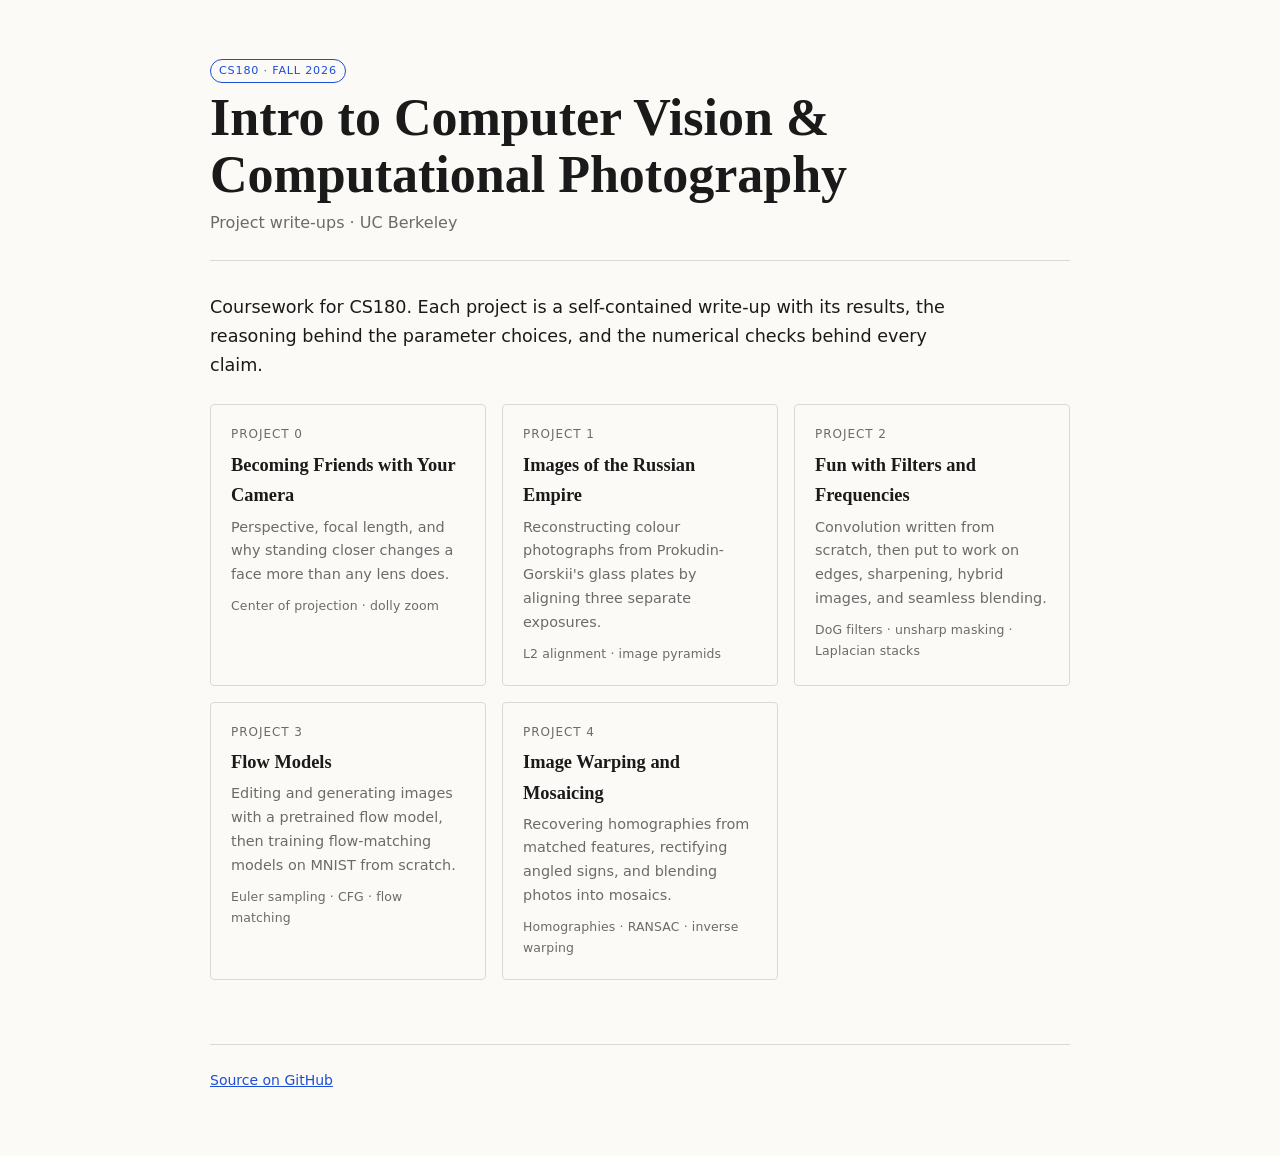
<file: index.html>
<!DOCTYPE html>
<html lang="en">
<head>
  <meta charset="utf-8">
  <meta name="viewport" content="width=device-width, initial-scale=1">
  <title>CS180 · Alan Wei</title>
  <meta name="description" content="Project write-ups for CS180: Intro to Computer Vision and Computational Photography at UC Berkeley.">
  <link rel="stylesheet" href="style.css">
  <style>
    .card .num { display: block; }
    .card .topics {
      font-size: .78rem;
      color: var(--muted);
      margin-top: .6rem;
      letter-spacing: .01em;
    }
  </style>
</head>
<body>
  <header>
    <p class="tag">CS180 · Fall 2026</p>
    <h1>Intro to Computer Vision &amp; Computational Photography</h1>
    <p class="sub">Project write-ups · UC Berkeley</p>
  </header>

  <main>
    <p class="lede">Coursework for CS180. Each project is a self-contained write-up with its results, the reasoning behind the parameter choices, and the numerical checks behind every claim.</p>

    <div class="grid">
      <a class="card" href="./proj0/">
        <span class="num">Project 0</span>
        <h3>Becoming Friends with Your Camera</h3>
        <p>Perspective, focal length, and why standing closer changes a face more than any lens does.</p>
        <p class="topics">Center of projection · dolly zoom</p>
      </a>

      <a class="card" href="./proj1/">
        <span class="num">Project 1</span>
        <h3>Images of the Russian Empire</h3>
        <p>Reconstructing colour photographs from Prokudin-Gorskii's glass plates by aligning three separate exposures.</p>
        <p class="topics">L2 alignment · image pyramids</p>
      </a>

      <a class="card" href="./proj2/">
        <span class="num">Project 2</span>
        <h3>Fun with Filters and Frequencies</h3>
        <p>Convolution written from scratch, then put to work on edges, sharpening, hybrid images, and seamless blending.</p>
        <p class="topics">DoG filters · unsharp masking · Laplacian stacks</p>
      </a>

      <a class="card" href="./proj3/">
        <span class="num">Project 3</span>
        <h3>Flow Models</h3>
        <p>Editing and generating images with a pretrained flow model, then training flow-matching models on MNIST from scratch.</p>
        <p class="topics">Euler sampling · CFG · flow matching</p>
      </a>

      <a class="card" href="./proj4/">
        <span class="num">Project 4</span>
        <h3>Image Warping and Mosaicing</h3>
        <p>Recovering homographies from matched features, rectifying angled signs, and blending photos into mosaics.</p>
        <p class="topics">Homographies · RANSAC · inverse warping</p>
      </a>
    </div>
  </main>

  <footer>
    <a href="https://github.com/0308ehub/0308ehub.github.io">Source on GitHub</a>
  </footer>
</body>
</html>
</file>
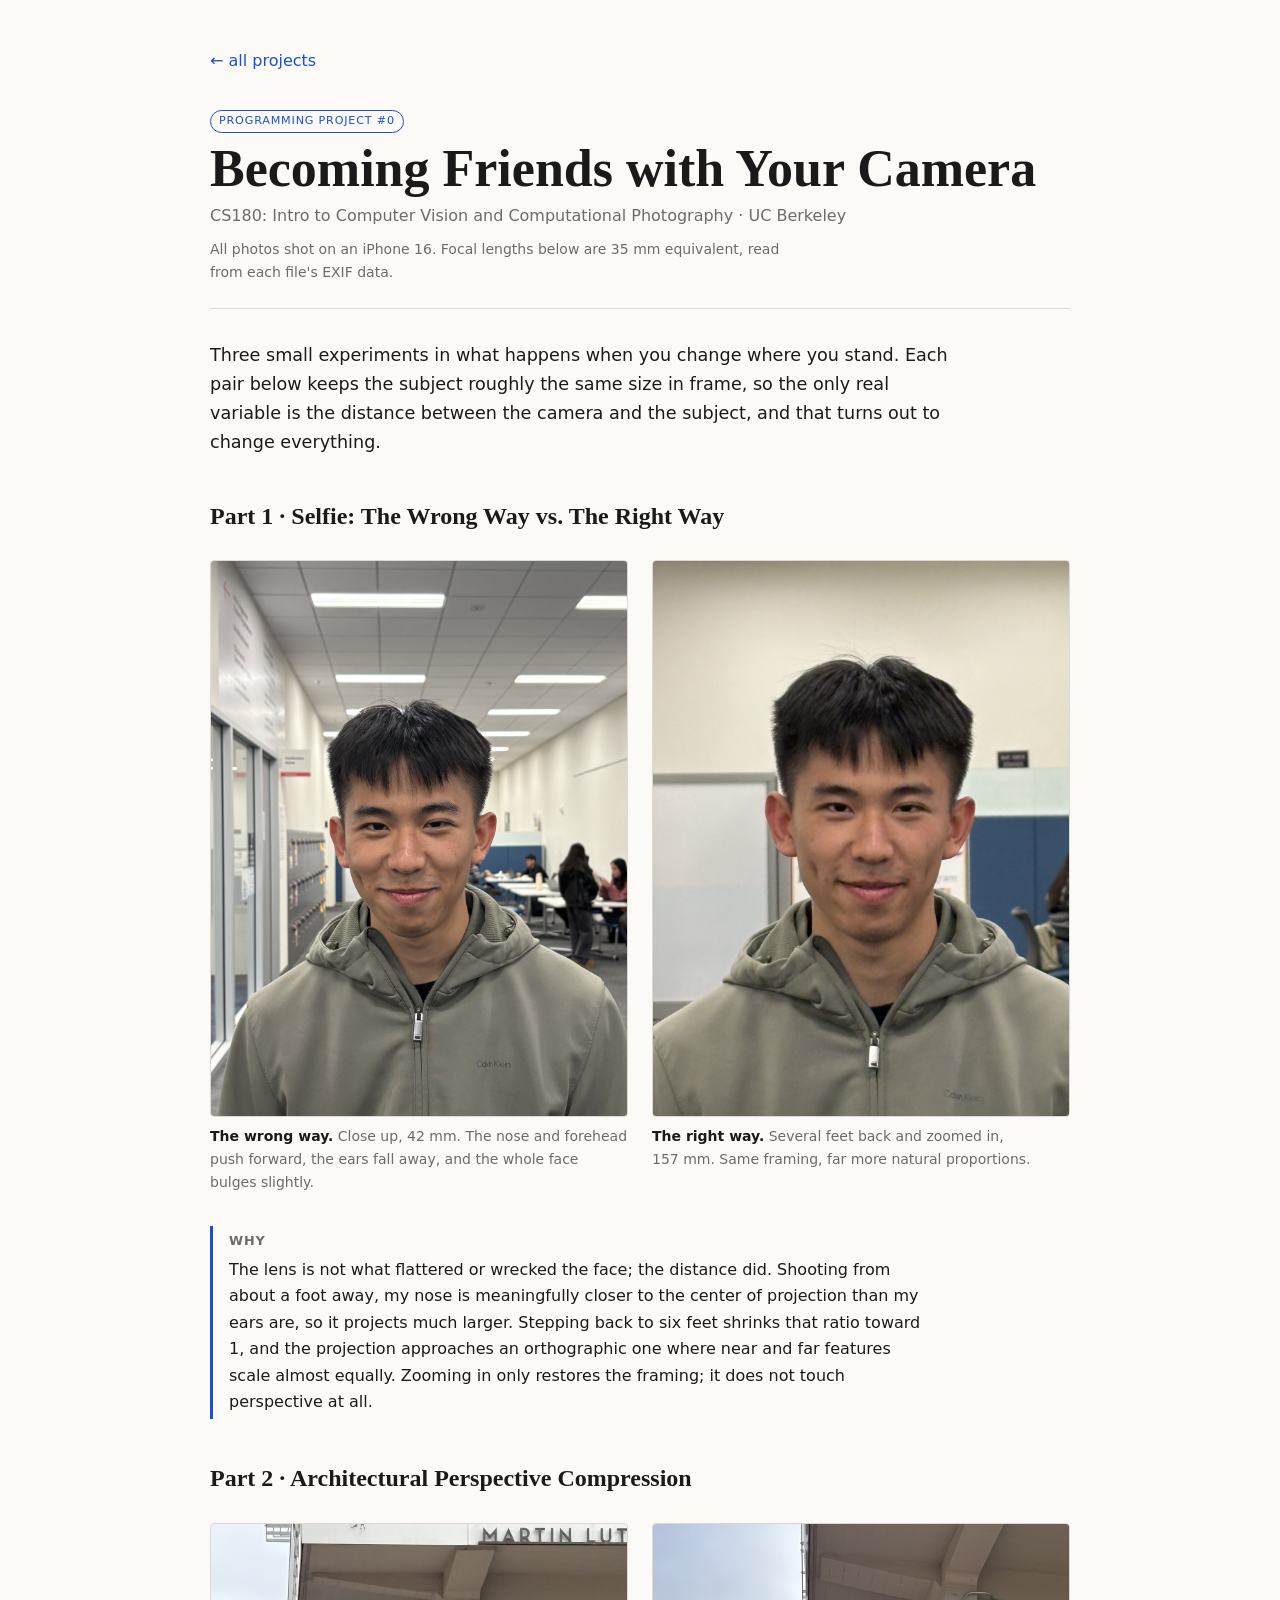
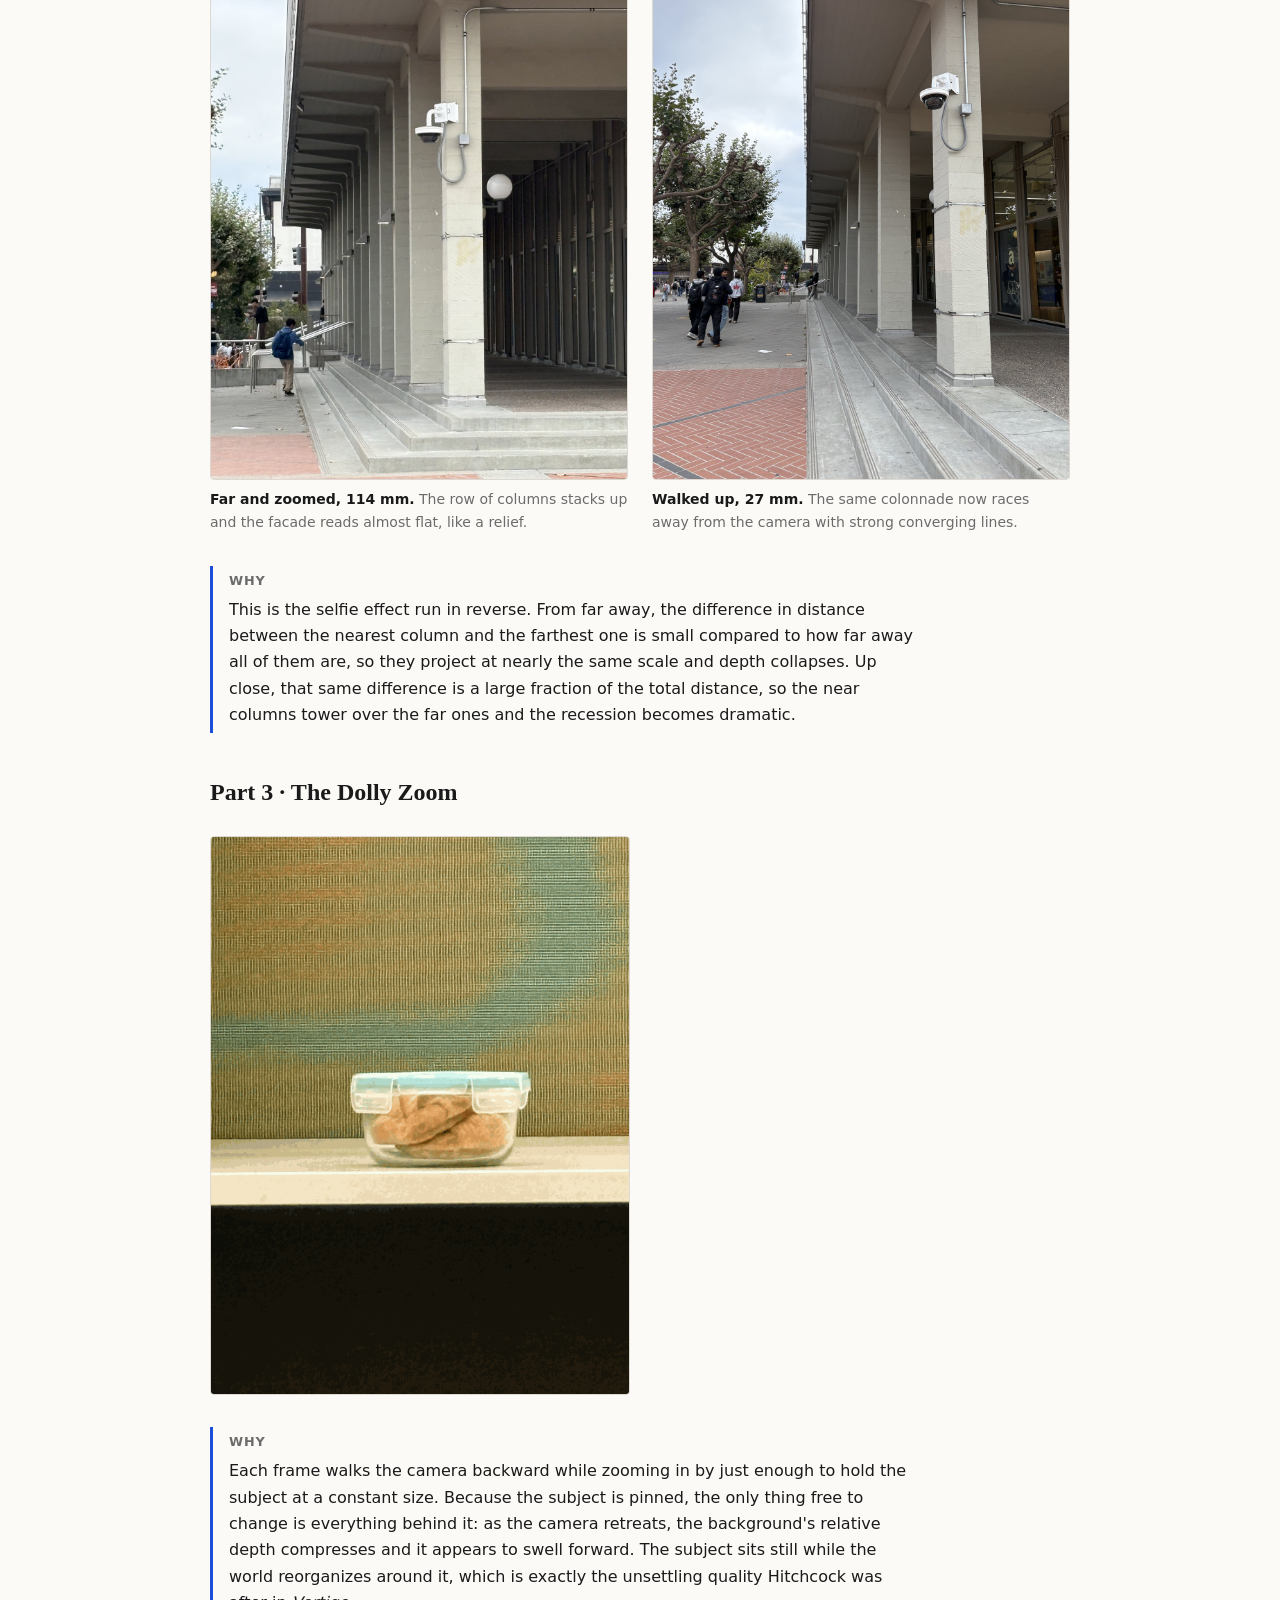
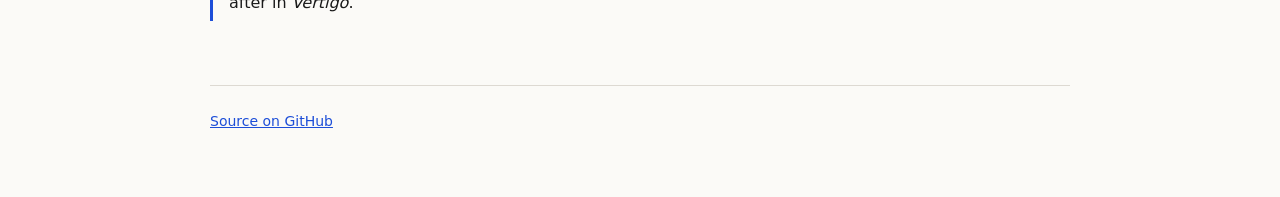
<file: proj0/index.html>
<!DOCTYPE html>
<html lang="en">
<head>
  <meta charset="utf-8">
  <meta name="viewport" content="width=device-width, initial-scale=1">
  <title>Project 0: Becoming Friends with Your Camera · CS180</title>
  <meta name="description" content="CS180 Project 0: perspective, focal length, and the center of projection.">
  <link rel="stylesheet" href="../style.css">
</head>
<body>
  <a class="back" href="../">&larr; all projects</a>

  <header>
    <p class="tag">Programming Project #0</p>
    <h1>Becoming Friends with Your Camera</h1>
    <p class="sub">CS180: Intro to Computer Vision and Computational Photography · UC Berkeley</p>
    <p class="meta">All photos shot on an iPhone 16. Focal lengths below are 35&nbsp;mm equivalent, read from each file's EXIF data.</p>
  </header>

  <main>
    <p class="lede">Three small experiments in what happens when you change where you stand. Each pair below keeps the subject roughly the same size in frame, so the only real variable is the distance between the camera and the subject, and that turns out to change everything.</p>

    <h2>Part 1 · Selfie: The Wrong Way vs. The Right Way</h2>
    <div class="pair">
      <figure>
        <img src="./media/selfie-close.jpg" alt="Portrait taken from close range at 42mm equivalent, showing wide-angle facial distortion" width="1200" height="1600" loading="eager">
        <figcaption><b>The wrong way.</b> Close up, 42&nbsp;mm. The nose and forehead push forward, the ears fall away, and the whole face bulges slightly.</figcaption>
      </figure>
      <figure>
        <img src="./media/selfie-far.jpg" alt="Portrait taken from several feet back at 157mm equivalent, with natural facial proportions" width="1200" height="1600" loading="lazy">
        <figcaption><b>The right way.</b> Several feet back and zoomed in, 157&nbsp;mm. Same framing, far more natural proportions.</figcaption>
      </figure>
    </div>
    <div class="why">
      <h3>Why</h3>
      <p>The lens is not what flattered or wrecked the face; the distance did. Shooting from about a foot away, my nose is meaningfully closer to the center of projection than my ears are, so it projects much larger. Stepping back to six feet shrinks that ratio toward 1, and the projection approaches an orthographic one where near and far features scale almost equally. Zooming in only restores the framing; it does not touch perspective at all.</p>
    </div>

    <h2>Part 2 · Architectural Perspective Compression</h2>
    <div class="pair">
      <figure>
        <img src="./media/building-zoom.jpg" alt="Colonnade photographed from far away at 114mm equivalent, appearing flattened" width="1200" height="1600" loading="lazy">
        <figcaption><b>Far and zoomed, 114&nbsp;mm.</b> The row of columns stacks up and the facade reads almost flat, like a relief.</figcaption>
      </figure>
      <figure>
        <img src="./media/building-near.jpg" alt="Same colonnade photographed up close at 27mm equivalent, with strong depth and converging lines" width="1200" height="1600" loading="lazy">
        <figcaption><b>Walked up, 27&nbsp;mm.</b> The same colonnade now races away from the camera with strong converging lines.</figcaption>
      </figure>
    </div>
    <div class="why">
      <h3>Why</h3>
      <p>This is the selfie effect run in reverse. From far away, the difference in distance between the nearest column and the farthest one is small compared to how far away all of them are, so they project at nearly the same scale and depth collapses. Up close, that same difference is a large fraction of the total distance, so the near columns tower over the far ones and the recession becomes dramatic.</p>
    </div>

    <h2>Part 3 · The Dolly Zoom</h2>
    <div class="gif-wrap">
      <img src="./media/dolly-zoom.gif" alt="Animated dolly zoom: the subject stays the same size while the background expands behind it" width="480" height="640" loading="lazy">
    </div>
    <div class="why">
      <h3>Why</h3>
      <p>Each frame walks the camera backward while zooming in by just enough to hold the subject at a constant size. Because the subject is pinned, the only thing free to change is everything behind it: as the camera retreats, the background's relative depth compresses and it appears to swell forward. The subject sits still while the world reorganizes around it, which is exactly the unsettling quality Hitchcock was after in <i>Vertigo</i>.</p>
    </div>
  </main>

  <footer>
    <a href="https://github.com/0308ehub/0308ehub.github.io">Source on GitHub</a>
  </footer>
</body>
</html>
</file>
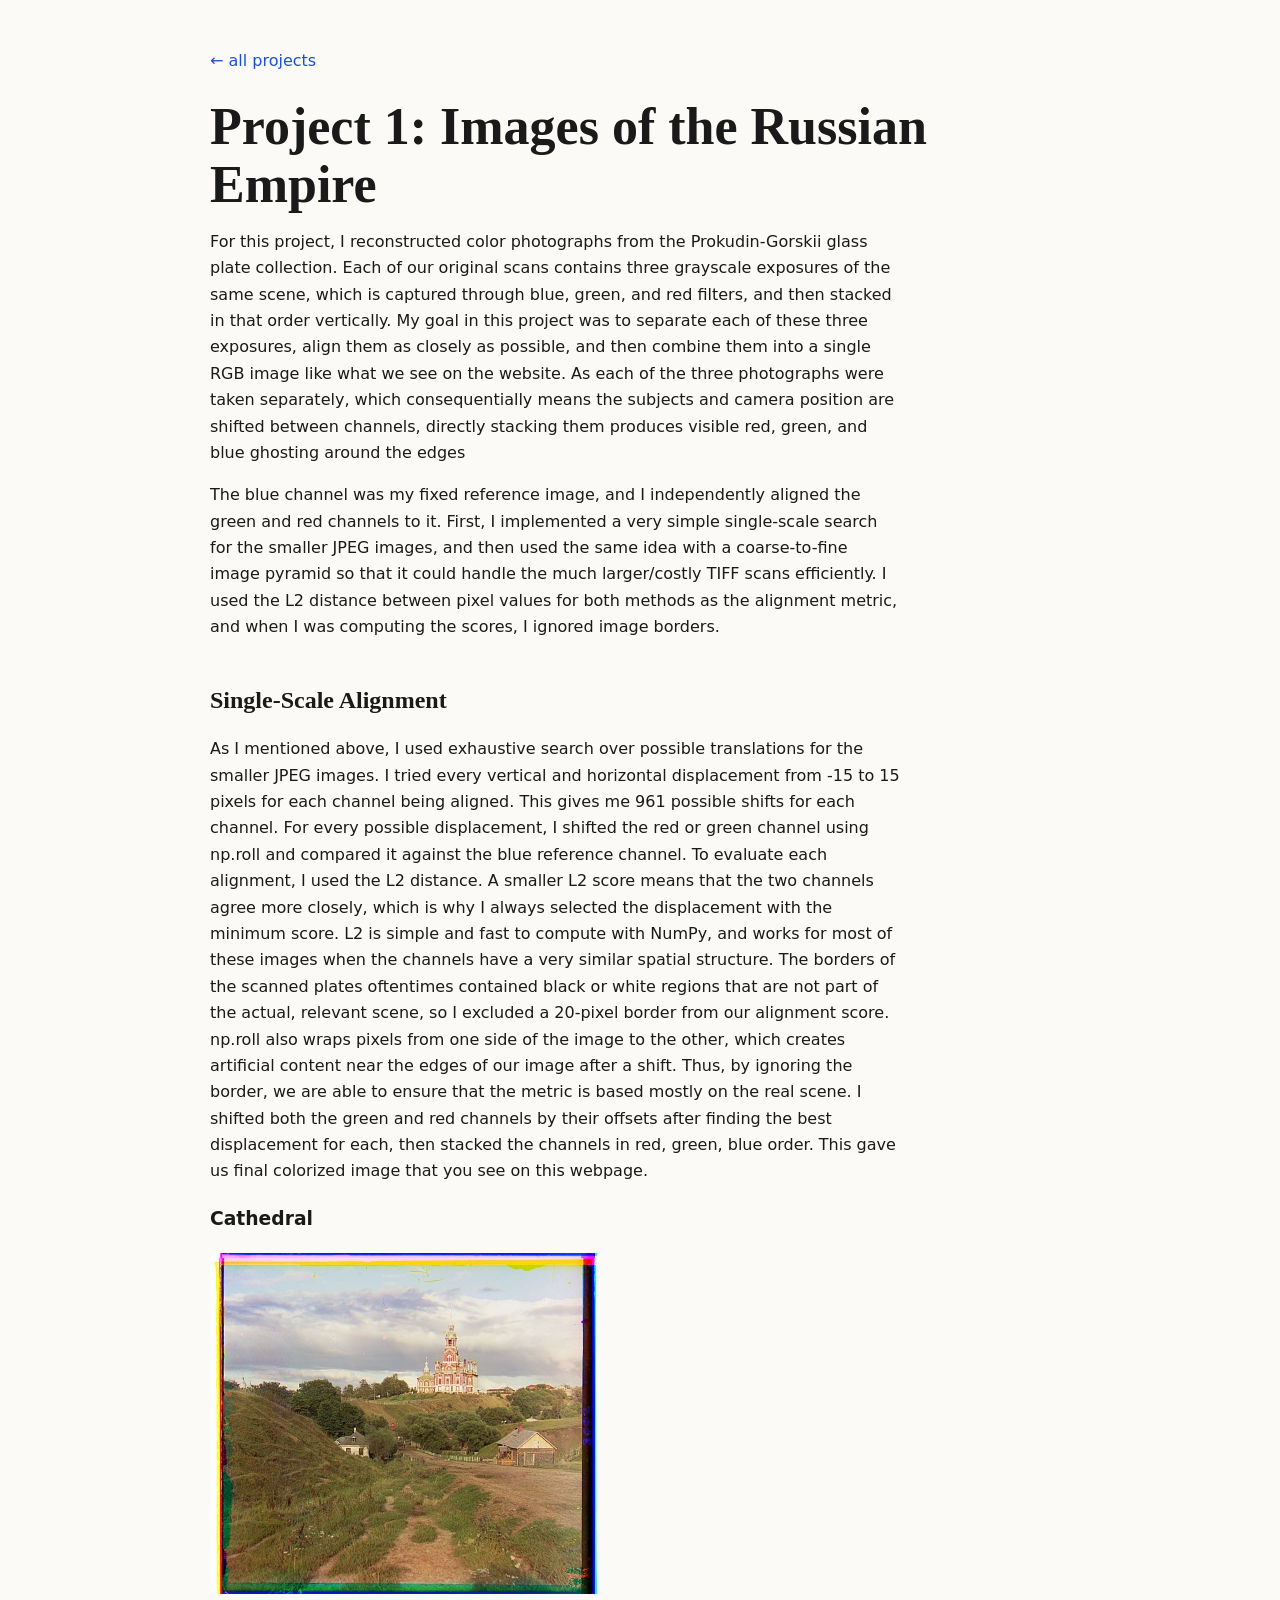
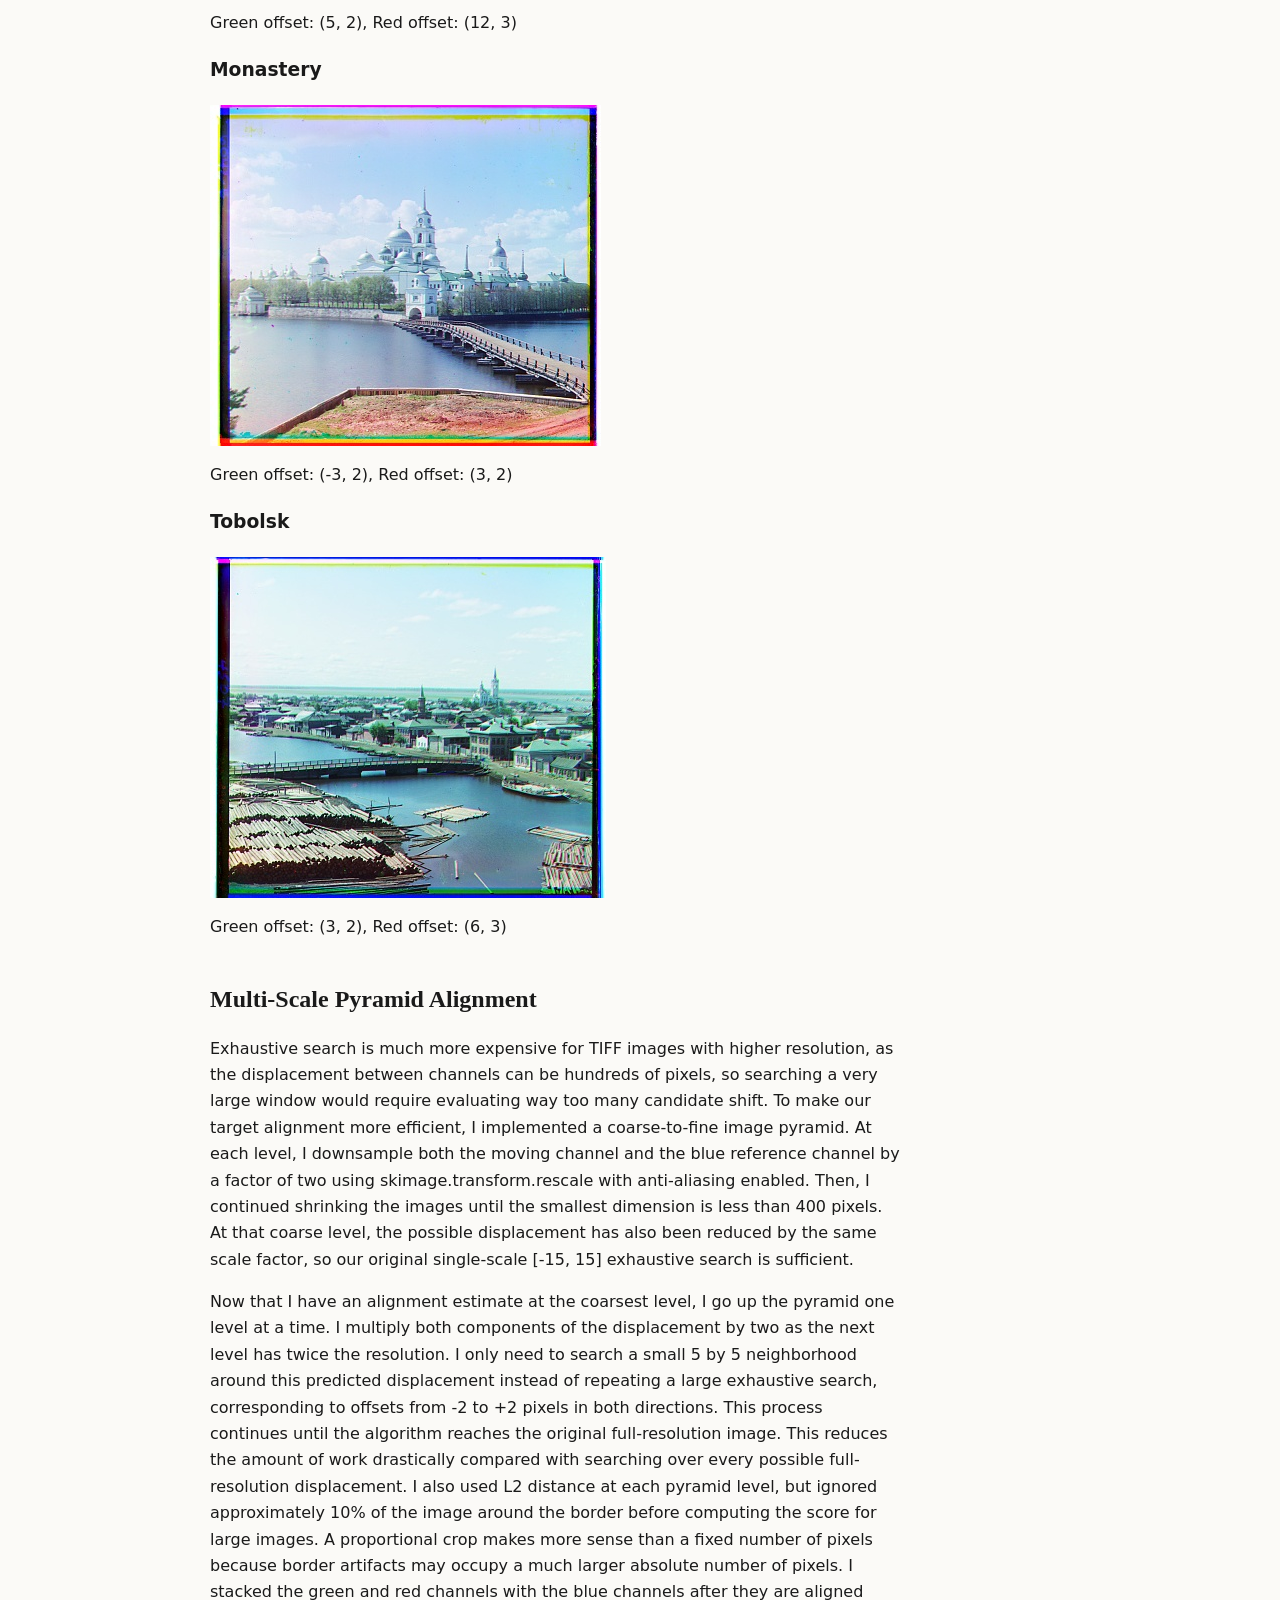
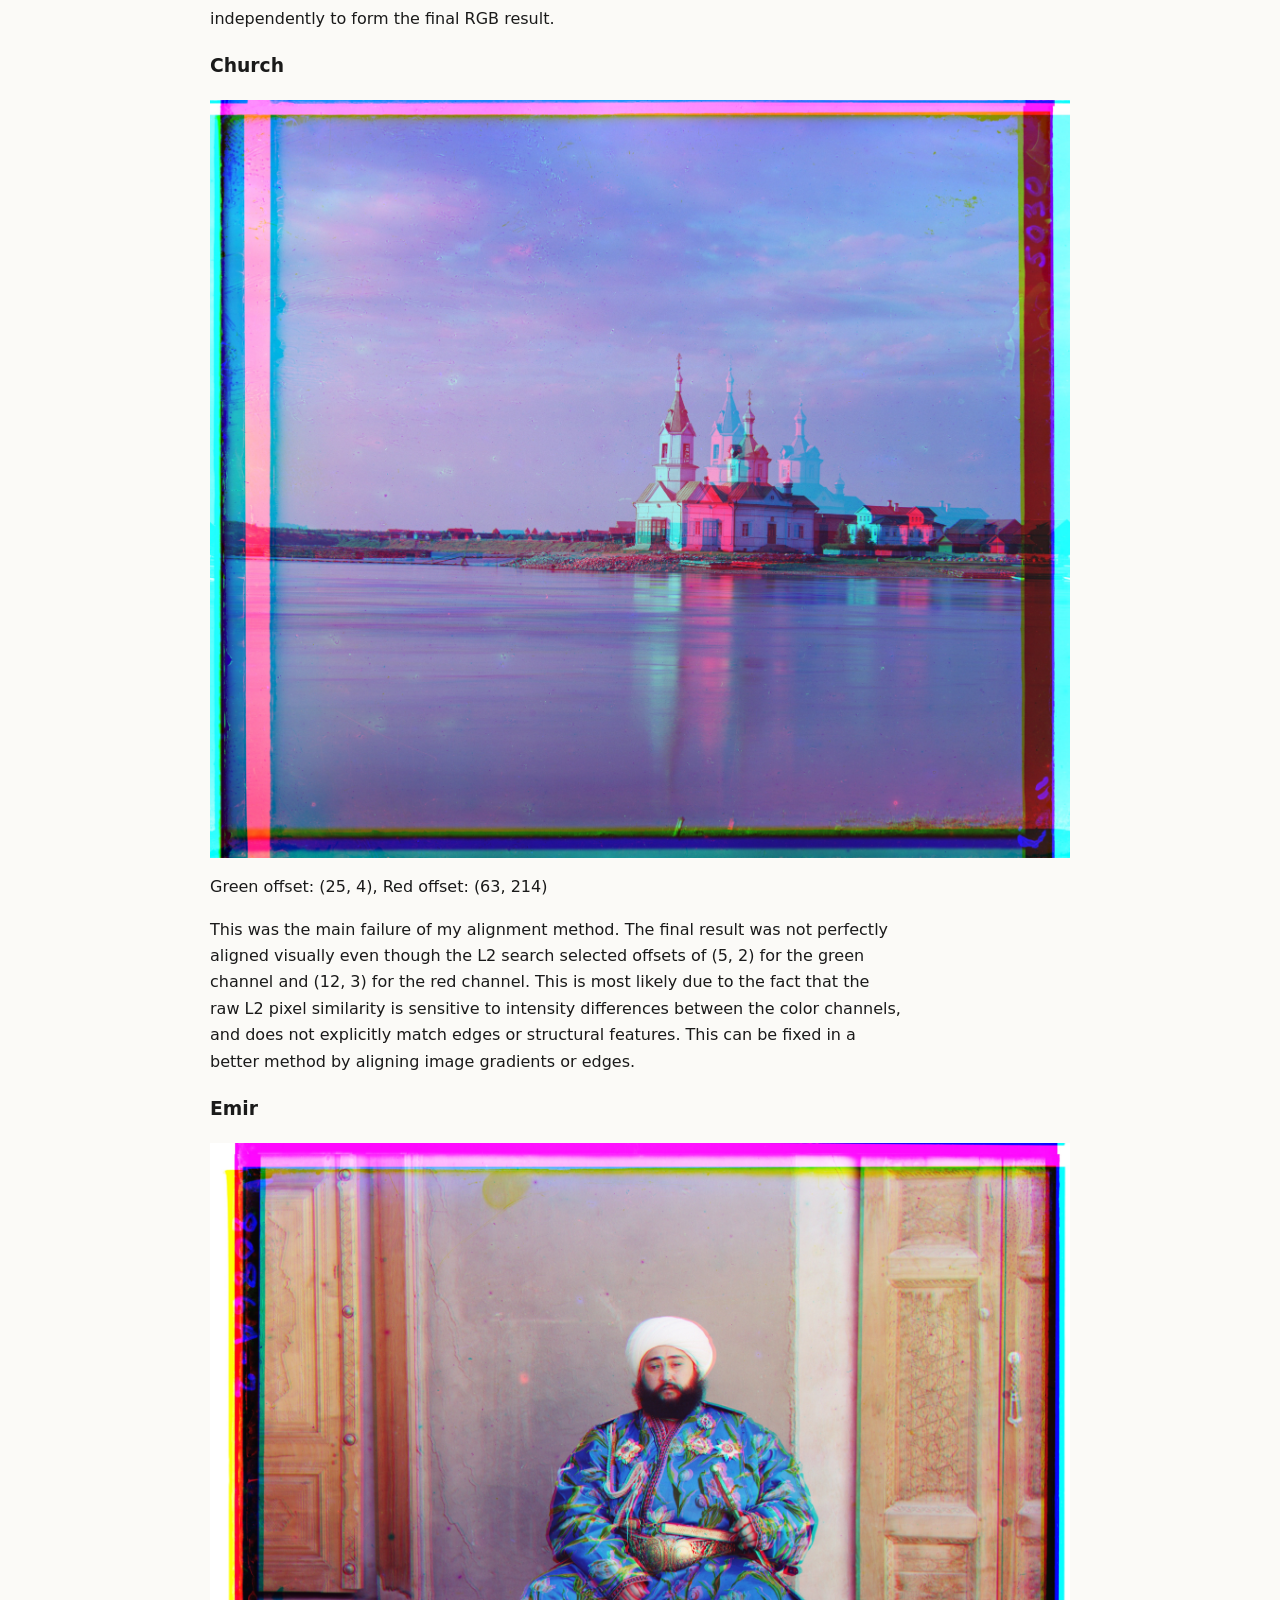
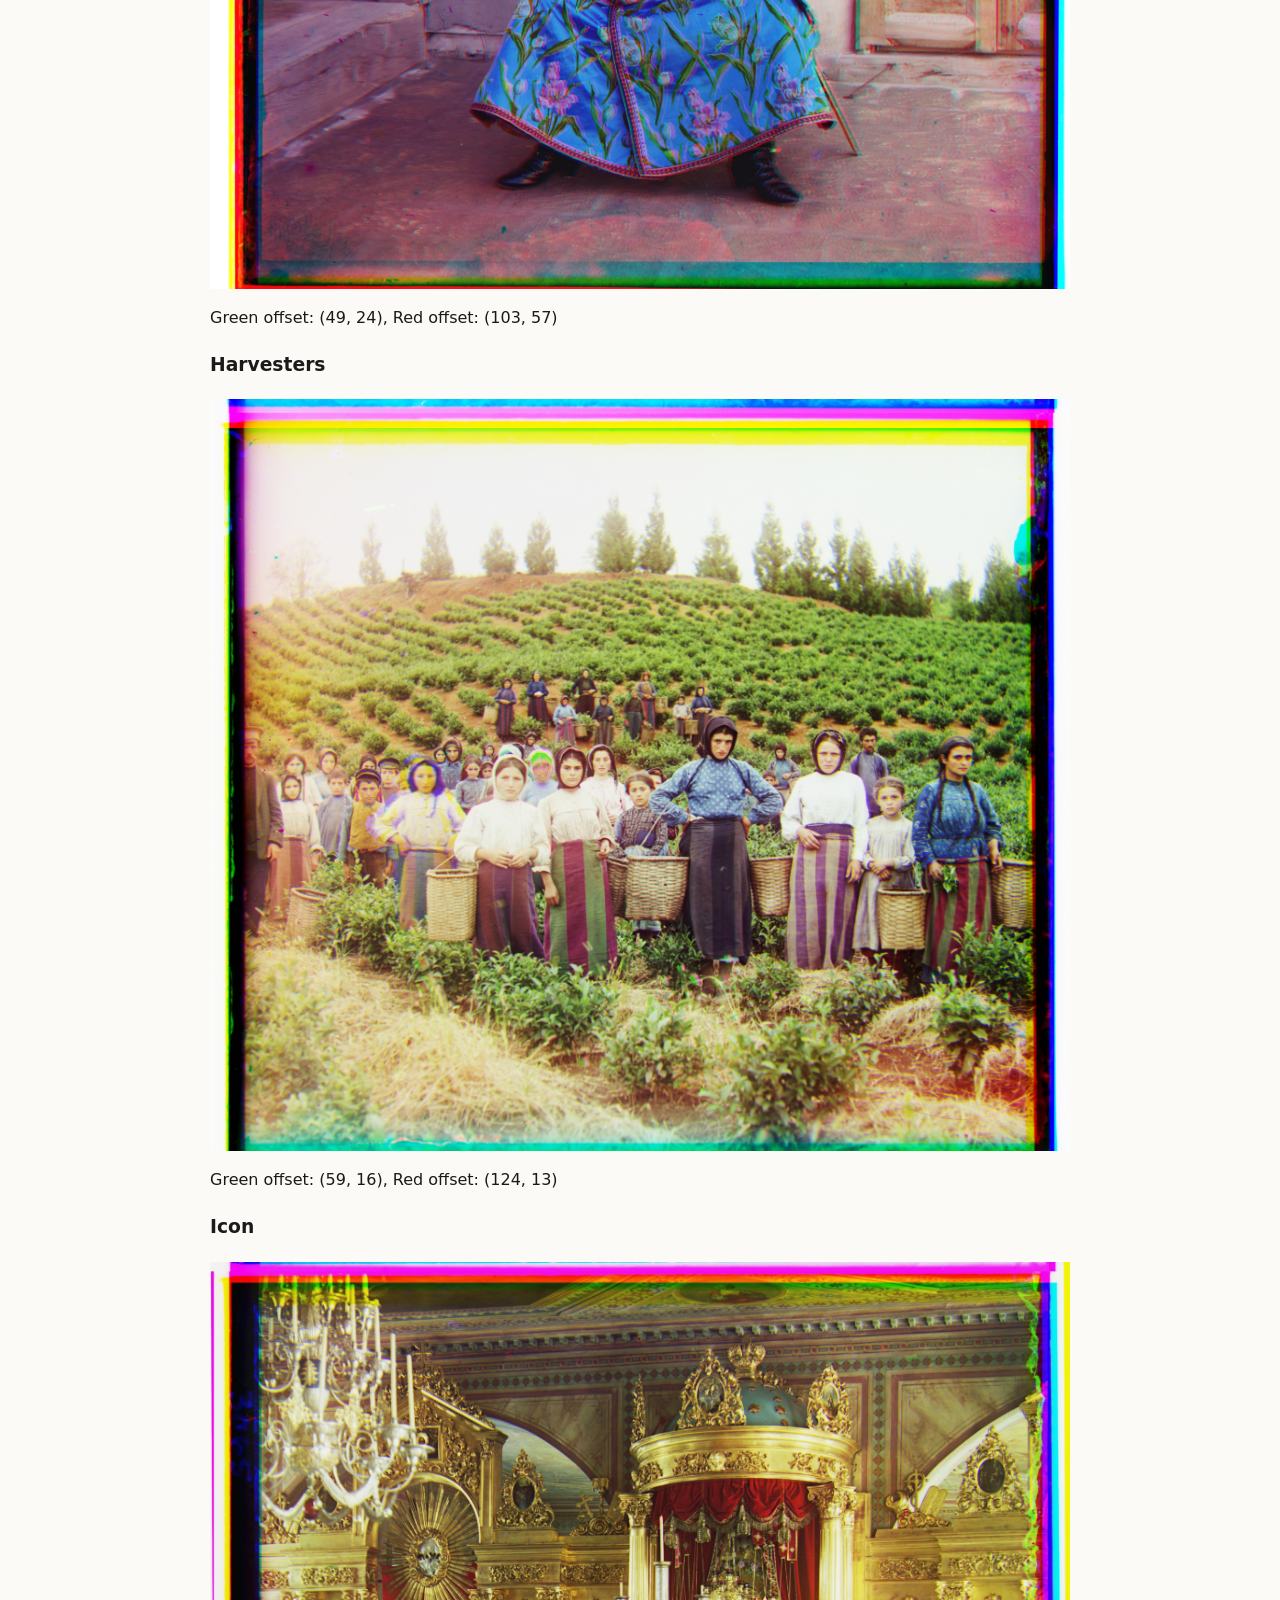
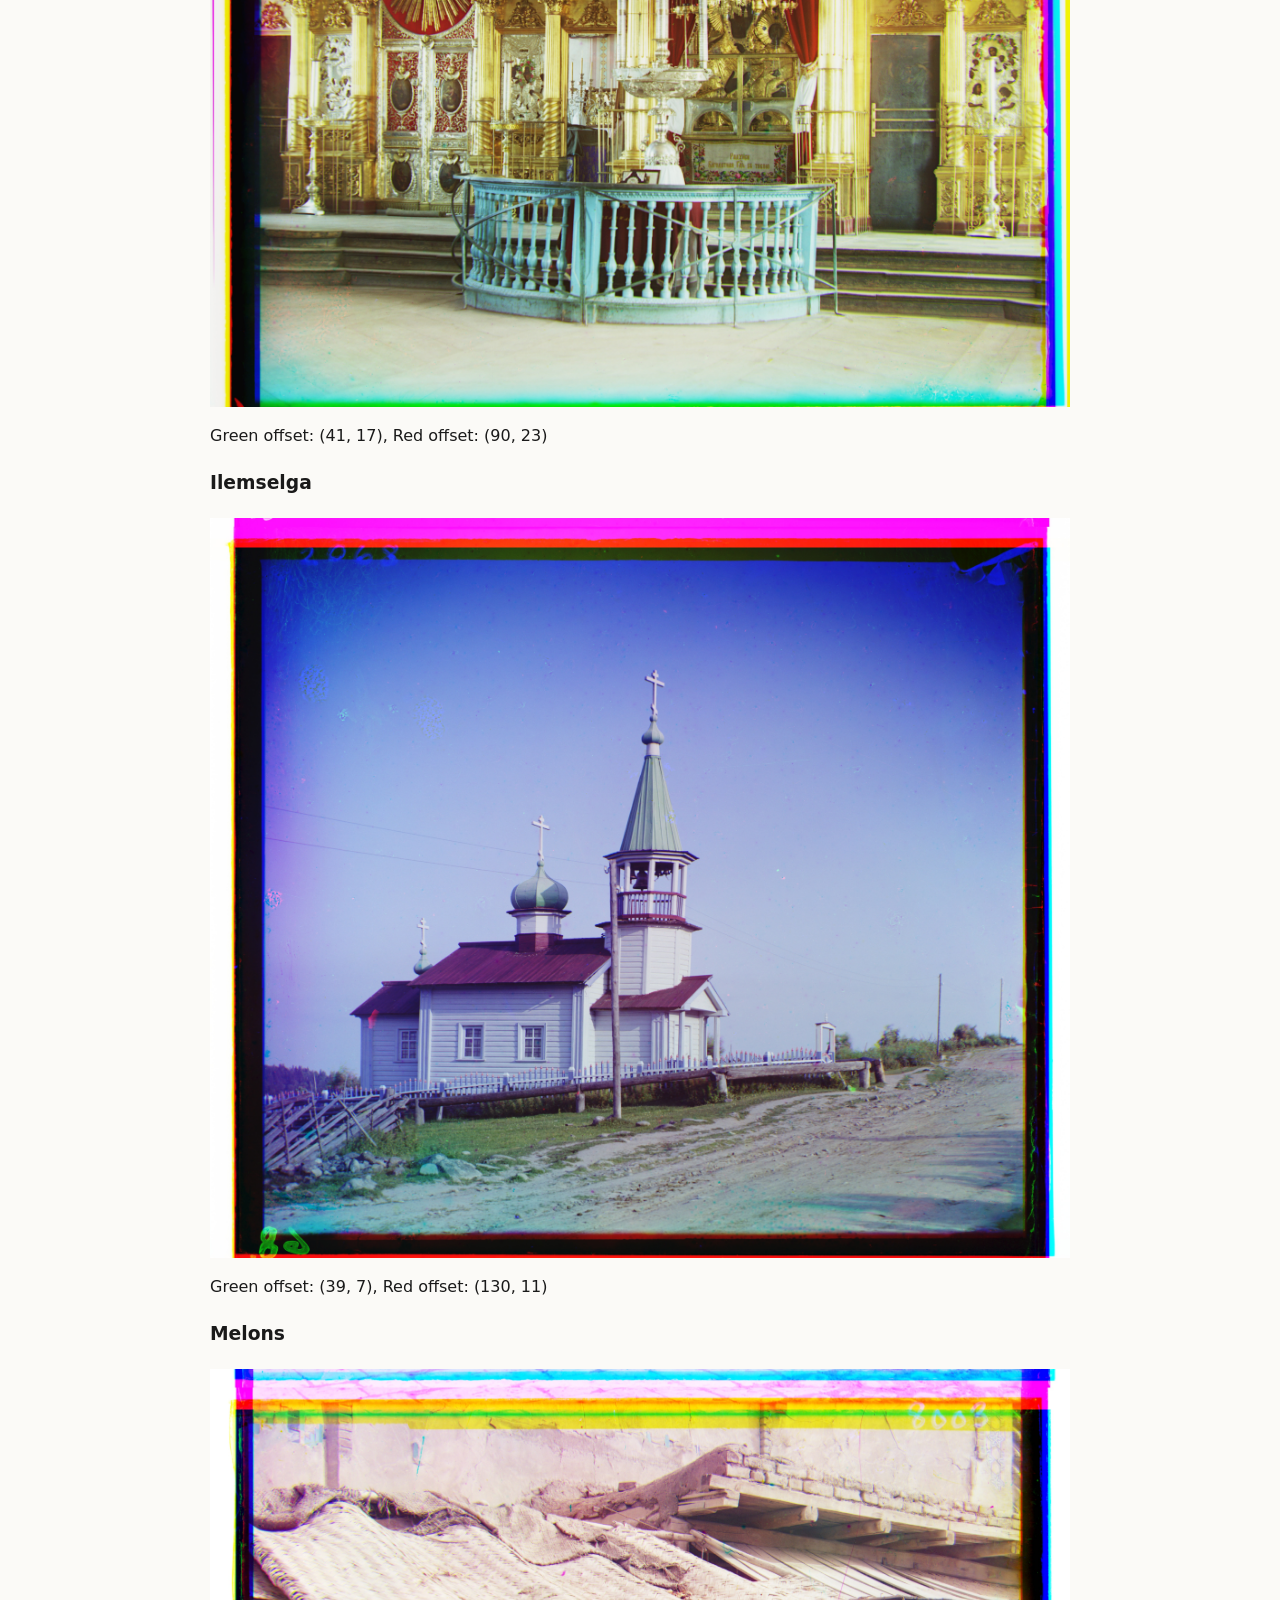
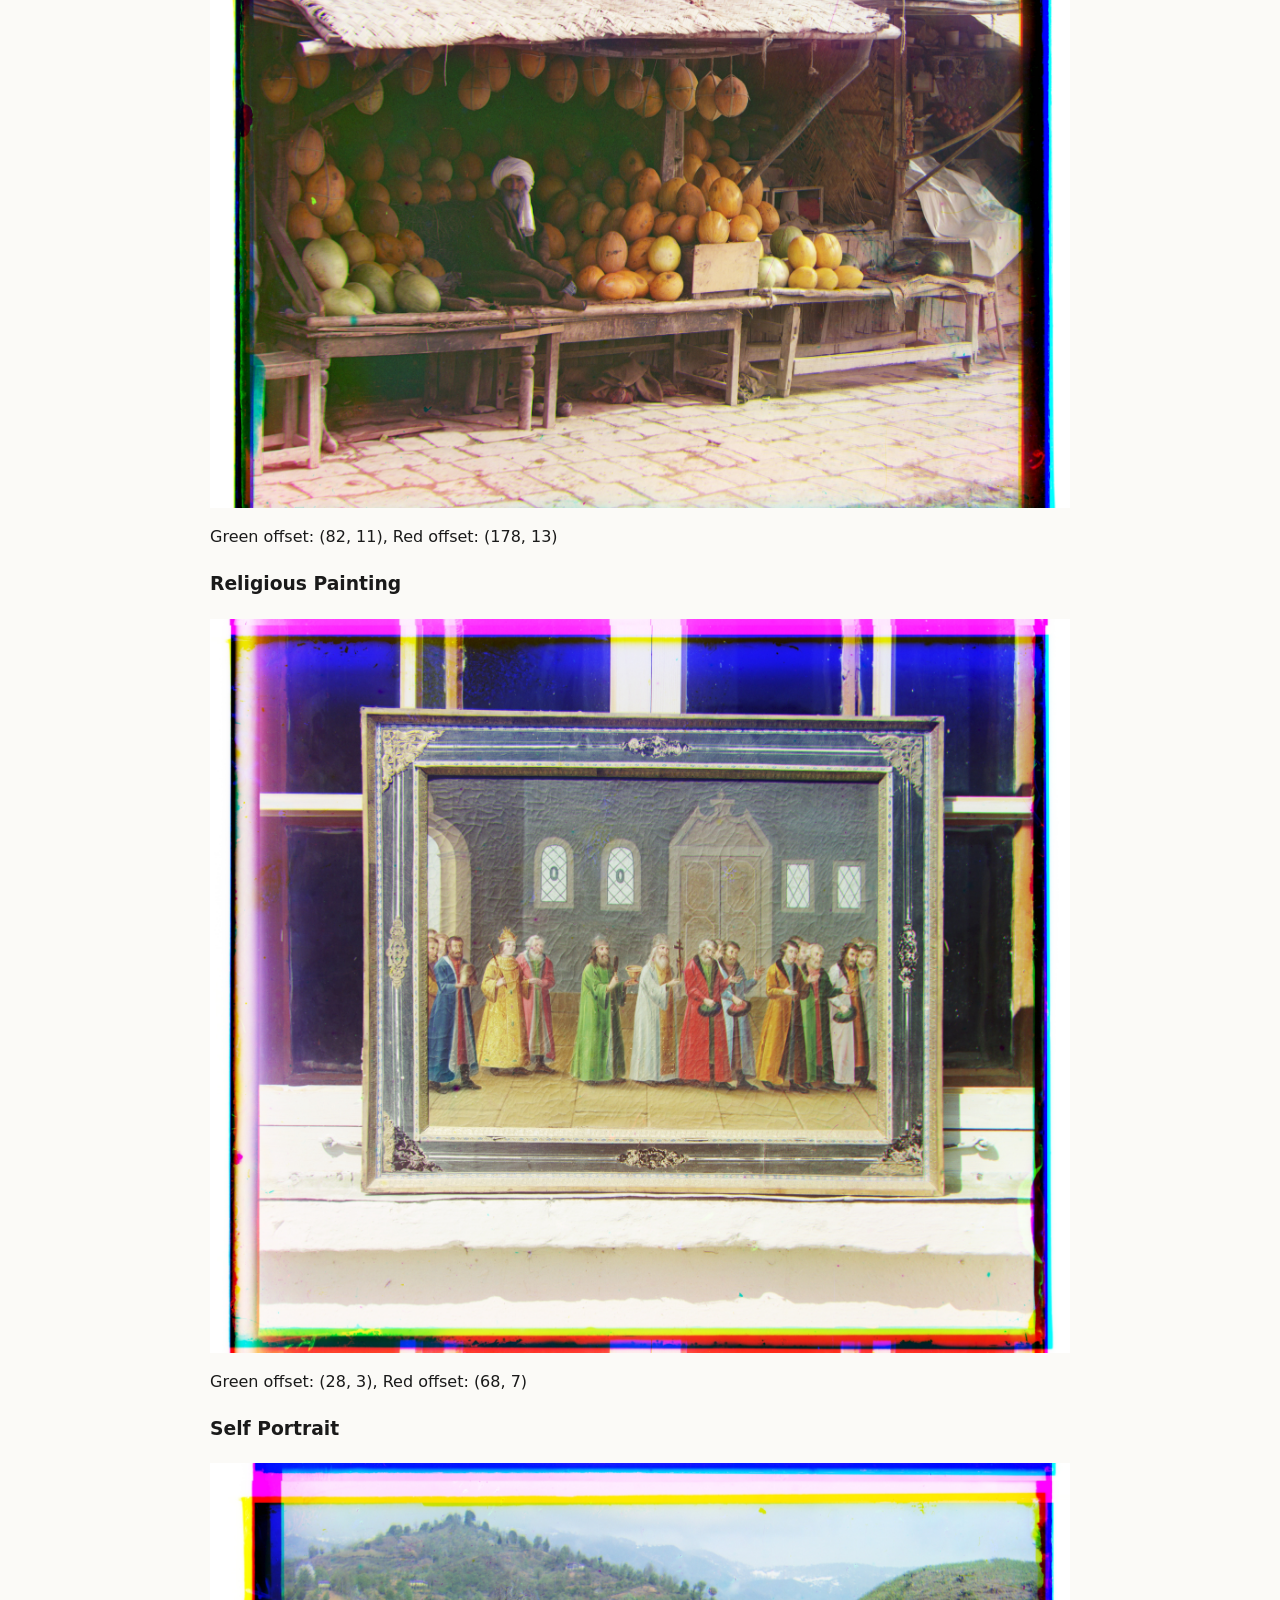
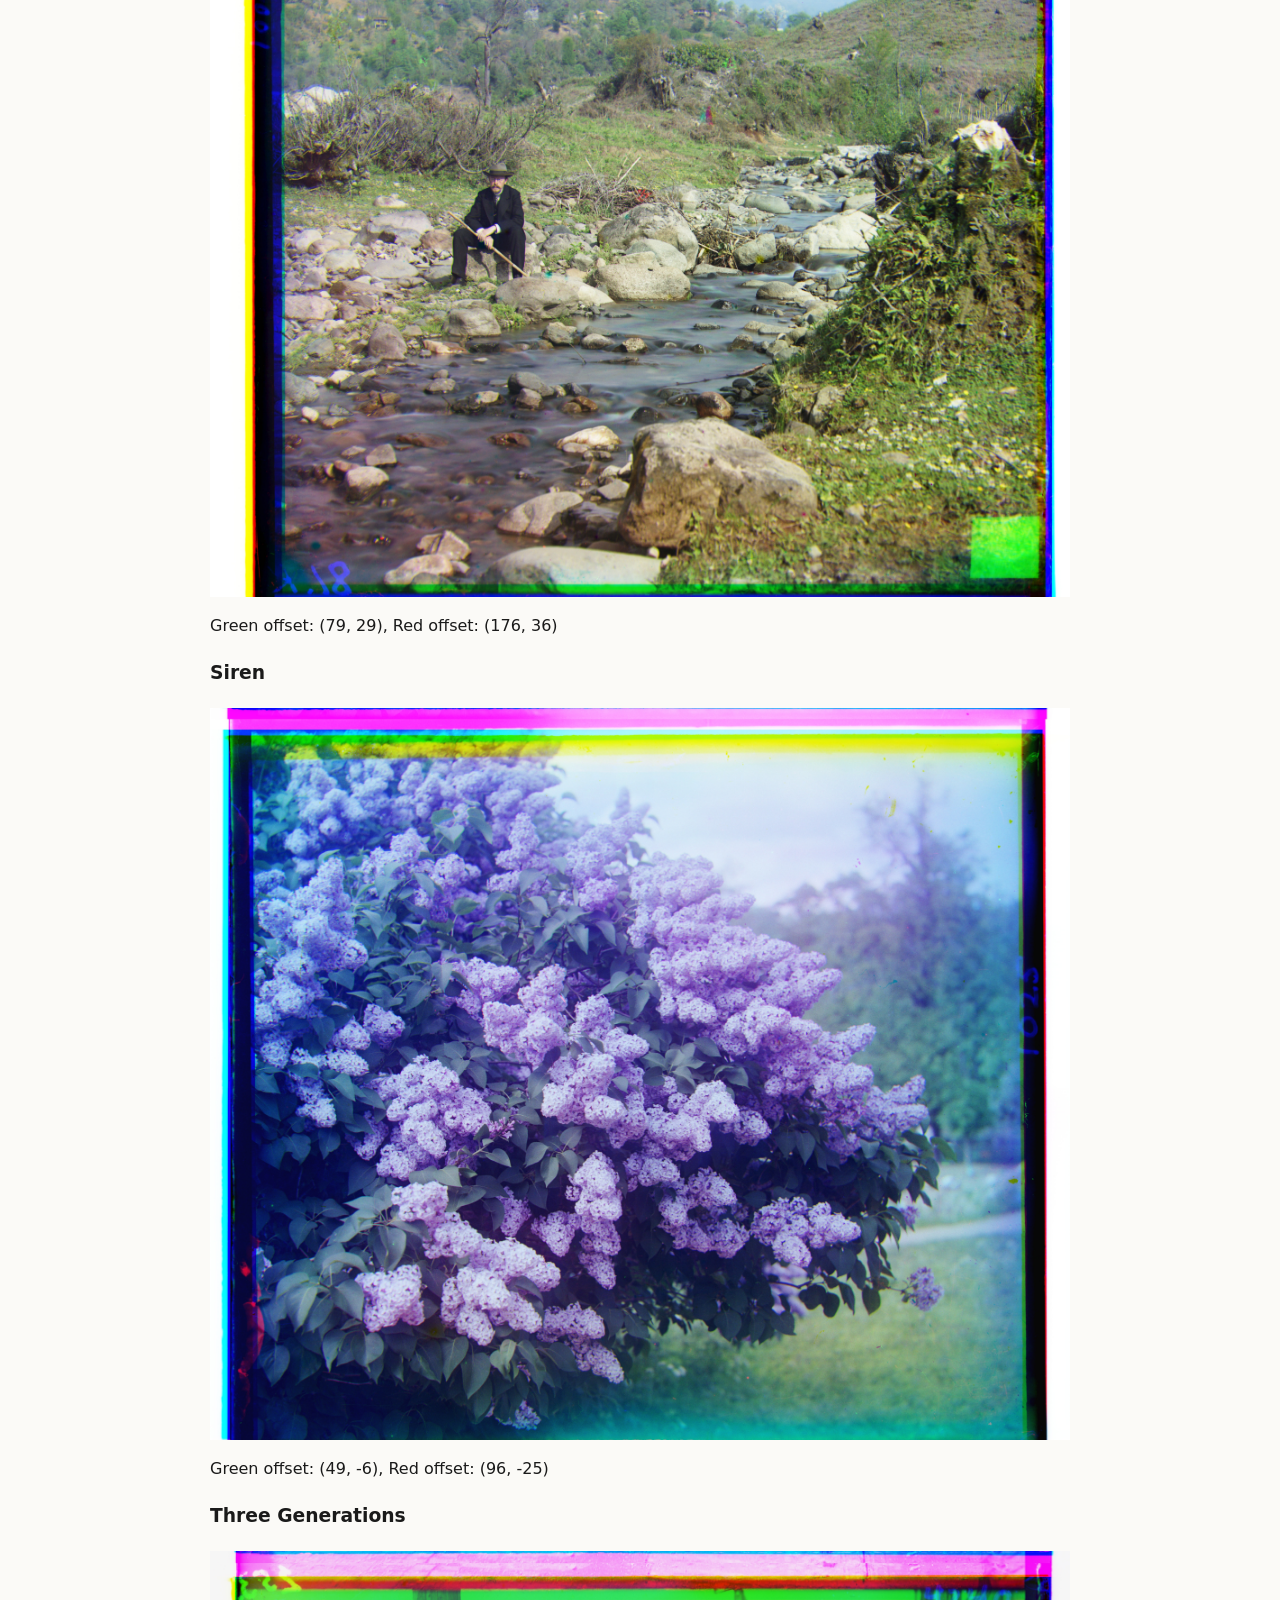
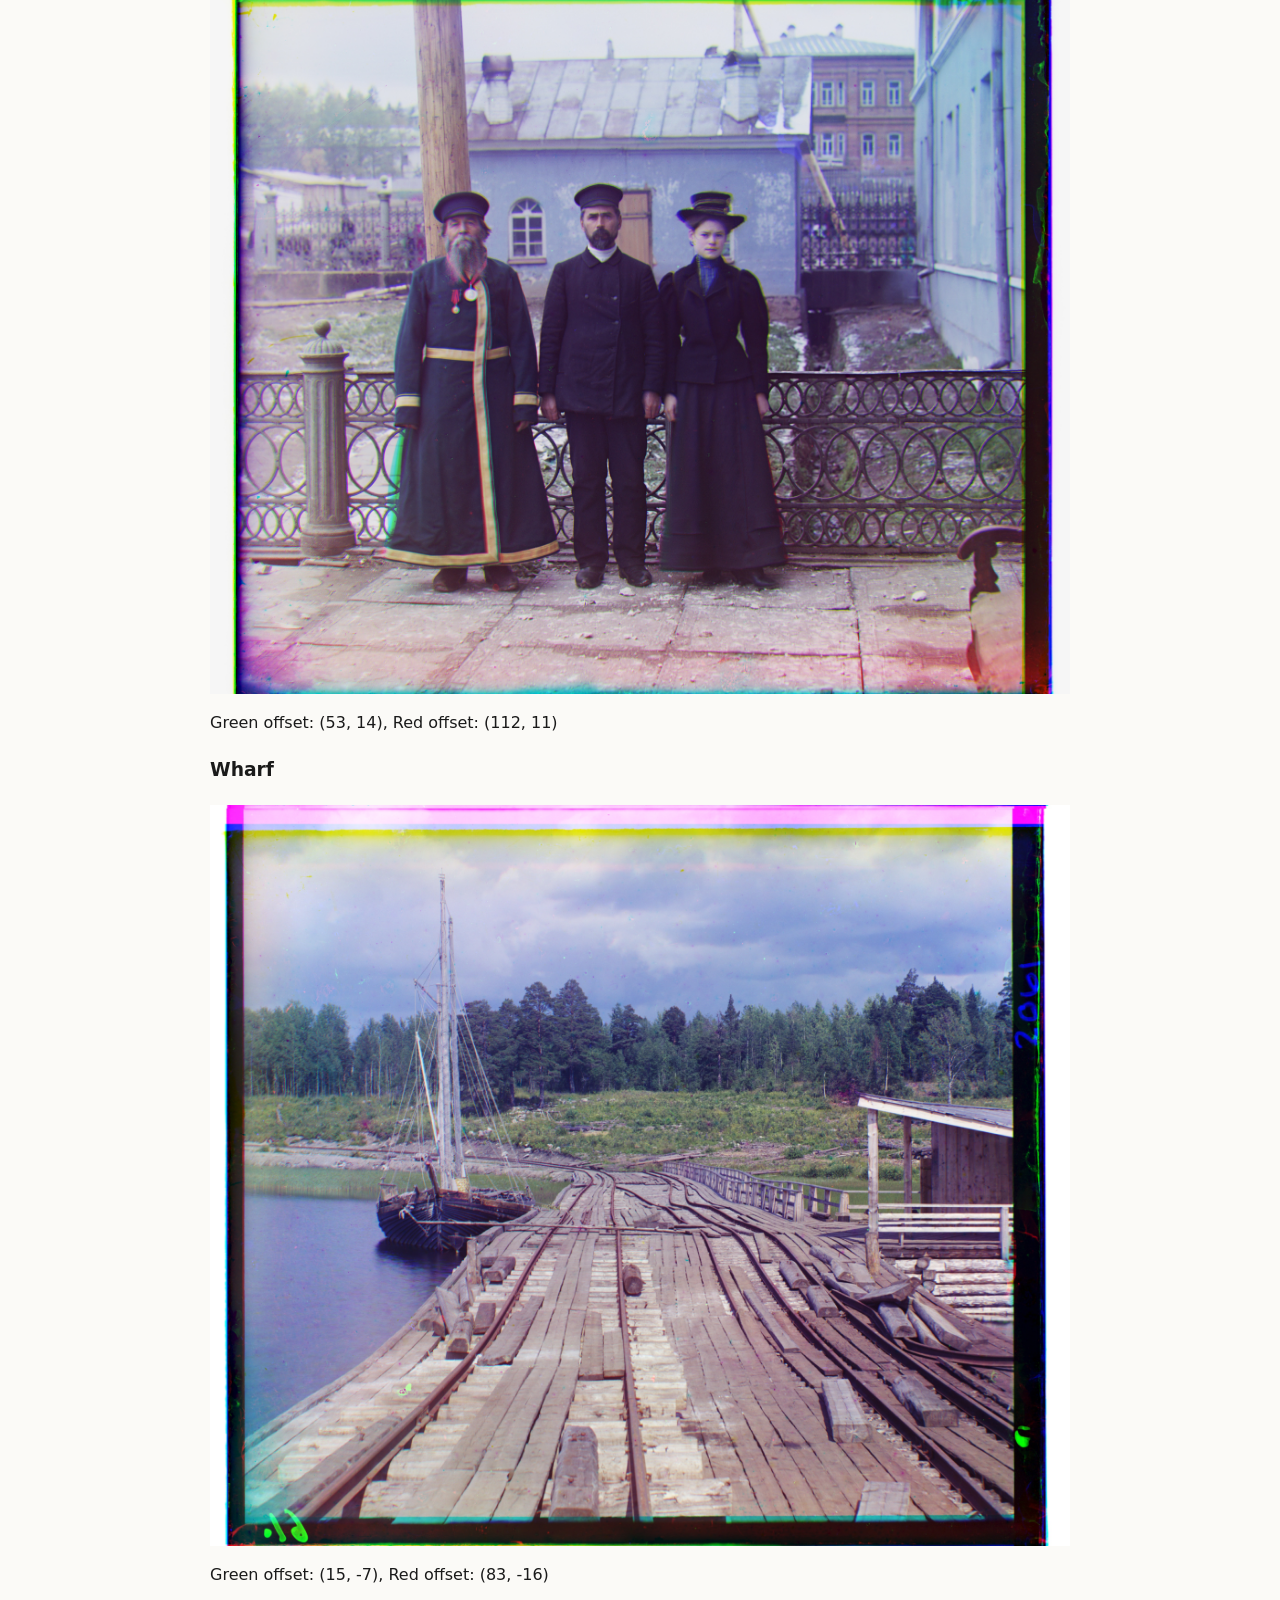
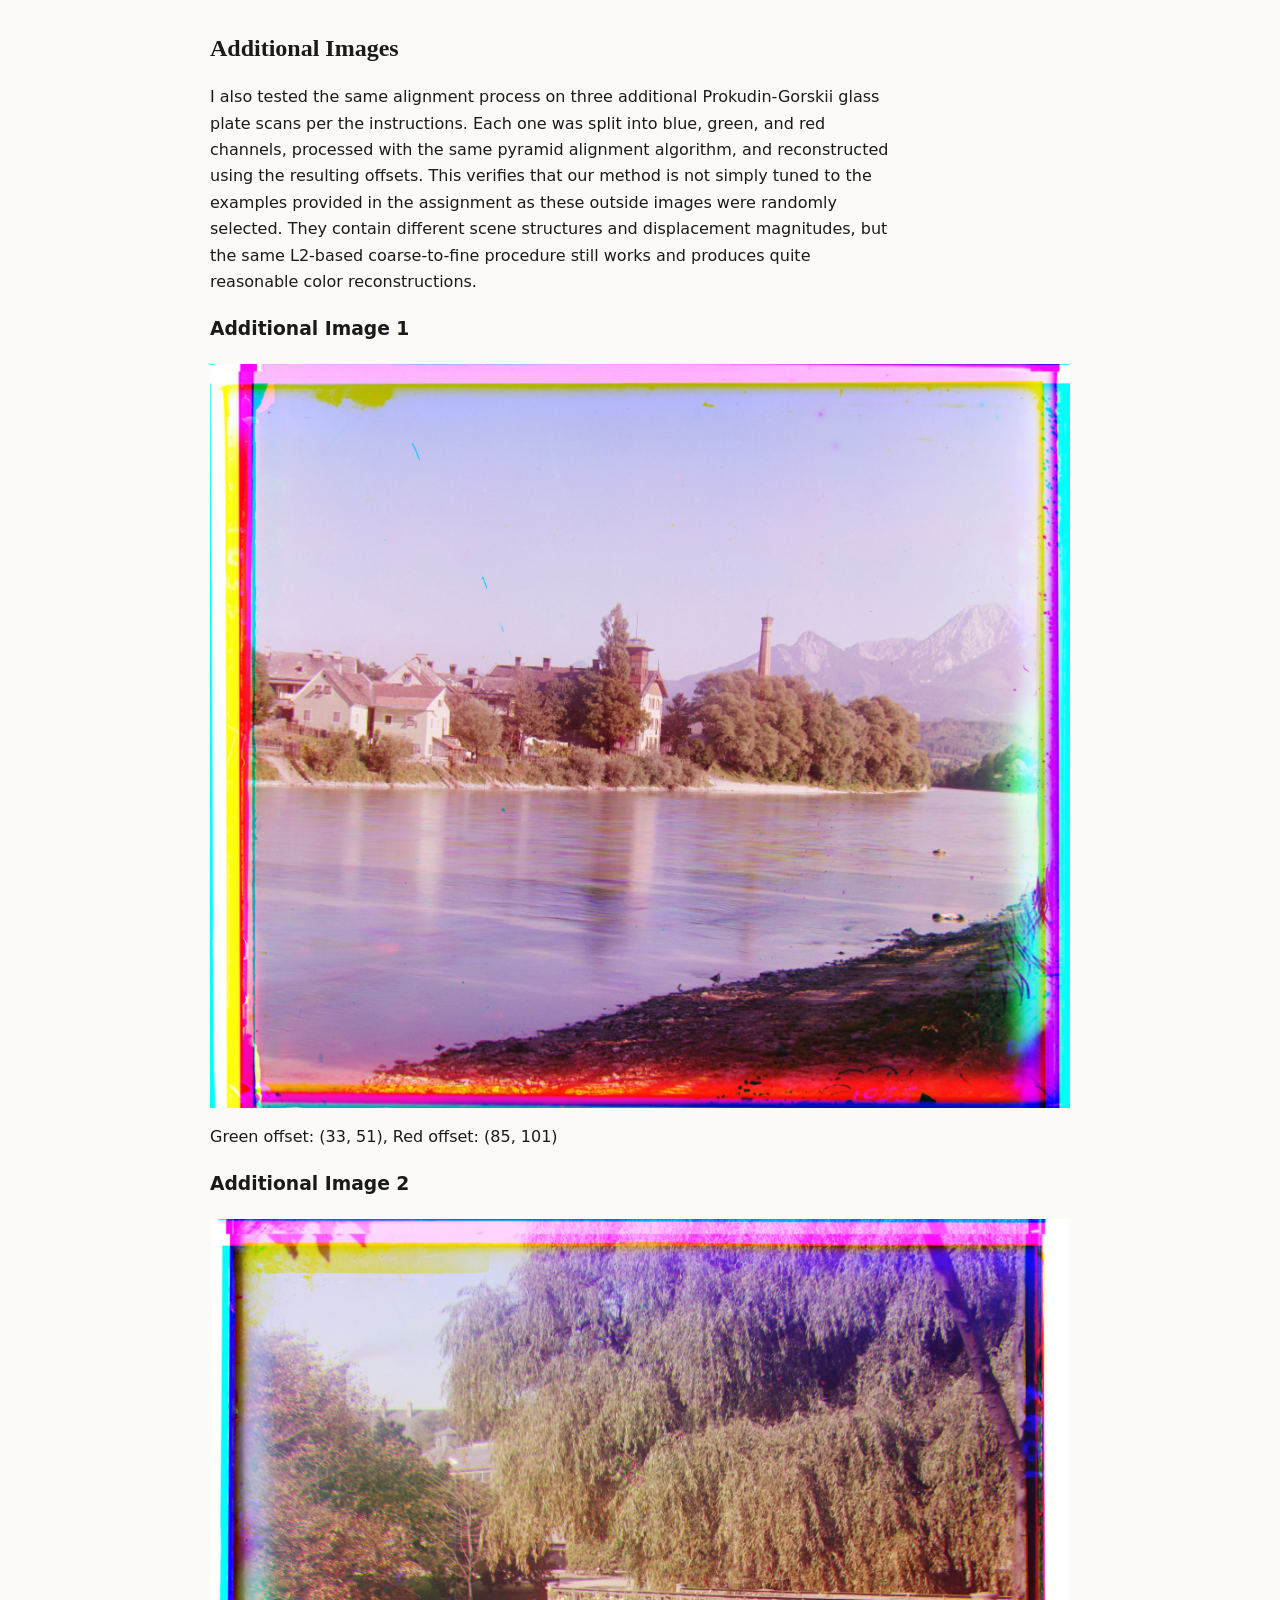
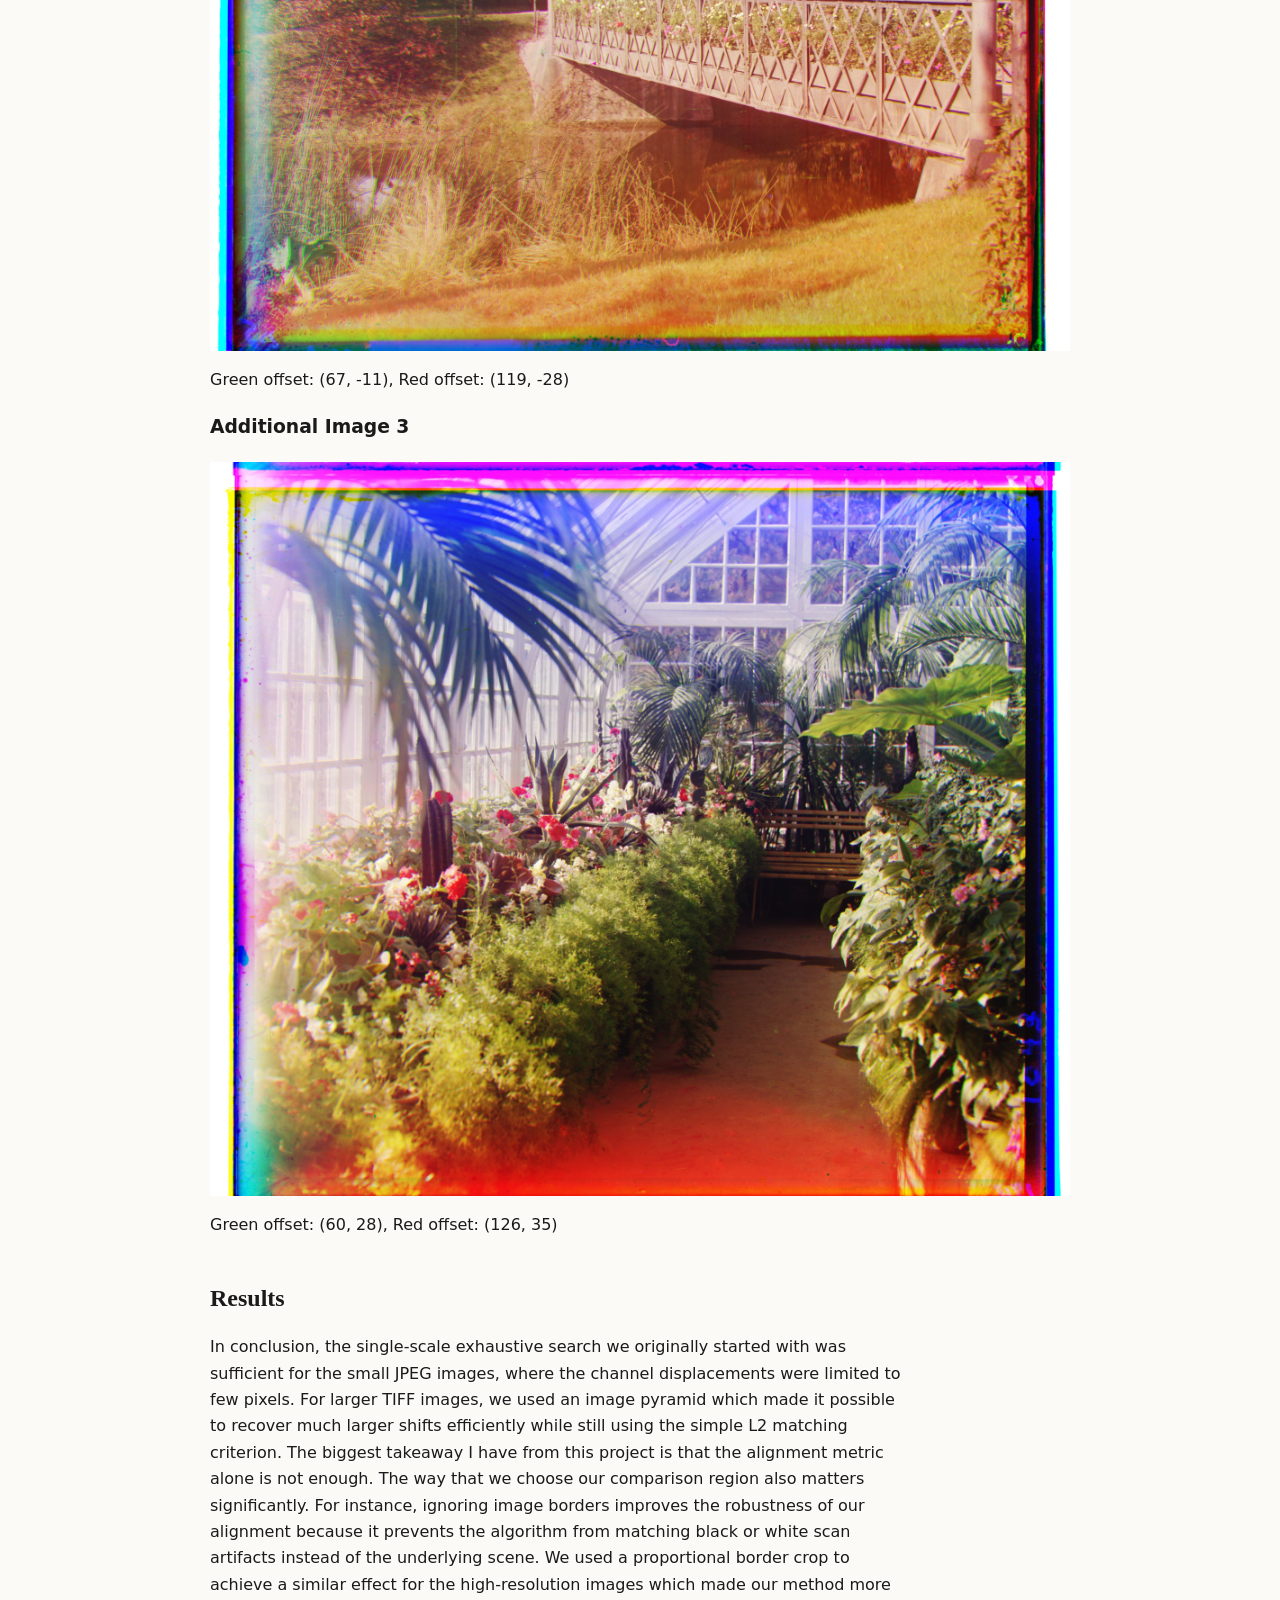
<file: proj1/index.html>
<!DOCTYPE html>
<html lang="en">
<head>
    <meta charset="UTF-8">
    <meta name="viewport" content="width=device-width, initial-scale=1.0">
    <title>CS180 Project 1</title>
    <link rel="stylesheet" href="../style.css">
</head>

<body>
  <a class="back" href="../">&larr; all projects</a>

    <main>
        <h1>Project 1: Images of the Russian Empire</h1>

        <p>
            For this project, I reconstructed color photographs from the Prokudin-Gorskii glass plate collection. Each of our original scans contains three grayscale exposures
            of the same scene, which is captured through blue, green, and red filters, and then stacked in that order vertically. My goal in this project was to separate each of these three exposures, align them as closely as possible, and then combine them into a single RGB image like what we see on the website.
            As each of the three photographs were taken separately, which consequentially means the subjects and camera position are shifted between channels, directly stacking them produces visible red, green, and blue ghosting around the edges
        </p>
        <p>
            The blue channel was my fixed reference image, and I independently aligned the green and red channels to it. First, I implemented a very simple single-scale search for the smaller JPEG images, and then used the same idea with a coarse-to-fine image pyramid so that it could handle the much larger/costly TIFF scans efficiently.
            I used the L2 distance between pixel values for both methods as the alignment metric, and when I was computing the scores, I ignored image borders. 
        </p>
        <h2>Single-Scale Alignment</h2>

        <p>
            As I mentioned above, I used exhaustive search over possible translations for the smaller JPEG images. I tried every vertical and horizontal displacement from -15 to 15 pixels for each channel being aligned. This gives me 961 possible shifts for each channel. For every possible displacement, I shifted the red or green channel using np.roll and compared it
            against the blue reference channel. To evaluate each alignment, I used the L2 distance. A smaller L2 score means that the two channels agree more closely, which is why I always selected the displacement with the minimum score. L2 is simple and fast to compute with NumPy, and works for most of these images when the channels have a very similar spatial structure. 
            The borders of the scanned plates oftentimes contained black or white regions that are not part of the actual, relevant scene, so I excluded a 20-pixel border from our alignment score. np.roll also wraps pixels from one side of the image to the other, which creates artificial content near the edges of our image after a shift. Thus, by ignoring the border, we are able to ensure that the metric is based mostly on the real scene. 
            I shifted both the green and red channels by their offsets after finding the best displacement for each, then stacked the channels in red, green, blue order. This gave us final colorized image that you see on this webpage. 
        </p>

        <h3>Cathedral</h3>
        <img src="media/cathedral.jpg" alt="Cathedral">
        <p>Green offset: (5, 2), Red offset: (12, 3)</p>

        <h3>Monastery</h3>
        <img src="media/monastery.jpg" alt="Monastery">
        <p>Green offset: (-3, 2), Red offset: (3, 2)</p>

        <h3>Tobolsk</h3>
        <img src="media/tobolsk.jpg" alt="Tobolsk">
        <p>Green offset: (3, 2), Red offset: (6, 3)</p>

        <h2>Multi-Scale Pyramid Alignment</h2>

        <p>
            Exhaustive search is much more expensive for TIFF images with higher resolution, as the displacement between channels can be hundreds of pixels, so searching a very large window would require evaluating way too many candidate shift.
            To make our target alignment more efficient, I implemented a coarse-to-fine image pyramid. 
            At each level, I downsample both the moving channel and the blue reference channel by a factor of two using skimage.transform.rescale with anti-aliasing enabled. Then, I continued shrinking the images until the smallest dimension is less than 400 pixels.
            At that coarse level, the possible displacement has also been reduced by the same scale factor, so our original single-scale [-15, 15] exhaustive search is sufficient.
        </p>
        <p>
            Now that I have an alignment estimate at the coarsest level, I go up the pyramid one level at a time. I multiply both components of the displacement by two as the next level has twice the resolution. I only need to search a small 5 by 5 neighborhood around this predicted displacement instead of repeating a large exhaustive search, corresponding to offsets from -2 to +2 pixels in both directions. 
            This process continues until the algorithm reaches the original full-resolution image. This reduces the amount of work drastically compared with searching over every possible full-resolution displacement. 
            I also used L2 distance at each pyramid level, but ignored approximately 10% of the image around the border before computing the score for large images. A proportional crop makes more sense than a fixed number of pixels because border artifacts may occupy a much larger absolute number of pixels. I stacked the green and red channels with the blue channels after they are aligned independently to form the final RGB result. 
        </p>
        <h3>Church</h3>
        <img src="media/church.jpg" alt="Church">
        <p>Green offset: (25, 4), Red offset: (63, 214)</p>
        <p>
            This was the main failure of my alignment method. The final result was not perfectly aligned visually even though the L2 search selected offsets of (5, 2) for the green channel and (12, 3) for the red channel. 
            This is most likely due to the fact that the raw L2 pixel similarity is sensitive to intensity differences between the color channels, and does not explicitly match edges or structural features. This can be fixed in a better method by aligning image gradients or edges. 
        </p>

        <h3>Emir</h3>
        <img src="media/emir.jpg" alt="Emir">
        <p>Green offset: (49, 24), Red offset: (103, 57)</p>

        <h3>Harvesters</h3>
        <img src="media/harvesters.jpg" alt="Harvesters">
        <p>Green offset: (59, 16), Red offset: (124, 13)</p>

        <h3>Icon</h3>
        <img src="media/icon.jpg" alt="Icon">
        <p>Green offset: (41, 17), Red offset: (90, 23)</p>

        <h3>Ilemselga</h3>
        <img src="media/ilemselga.jpg" alt="Ilemselga">
        <p>Green offset: (39, 7), Red offset: (130, 11)</p>

        <h3>Melons</h3>
        <img src="media/melons.jpg" alt="Melons">
        <p>Green offset: (82, 11), Red offset: (178, 13)</p>

        <h3>Religious Painting</h3>
        <img src="media/religous_painting.jpg" alt="Religious Painting">
        <p>Green offset: (28, 3), Red offset: (68, 7)</p>

        <h3>Self Portrait</h3>
        <img src="media/self_portrait.jpg" alt="Self Portrait">
        <p>Green offset: (79, 29), Red offset: (176, 36)</p>

        <h3>Siren</h3>
        <img src="media/siren.jpg" alt="Siren">
        <p>Green offset: (49, -6), Red offset: (96, -25)</p>

        <h3>Three Generations</h3>
        <img src="media/three_generations.jpg" alt="Three Generations">
        <p>Green offset: (53, 14), Red offset: (112, 11)</p>

        <h3>Wharf</h3>
        <img src="media/wharf.jpg" alt="Wharf">
        <p>Green offset: (15, -7), Red offset: (83, -16)</p>
        <h2>Additional Images</h2>
        <p>
            I also tested the same alignment process on three additional Prokudin-Gorskii glass plate scans per the instructions. Each one was split into blue, green, and red channels, processed with the same pyramid alignment algorithm, and reconstructed using the resulting offsets. This verifies that our method is not simply tuned to the examples provided in the assignment as these outside images were randomly selected. They contain different scene structures and displacement magnitudes, but the same L2-based coarse-to-fine procedure still works and produces quite reasonable color reconstructions. 
        </p>
        
        <h3>Additional Image 1</h3>
        <img src="media/extra1.jpg" alt="Additional image 1">
        <p>Green offset: (33, 51), Red offset: (85, 101)</p>

        <h3>Additional Image 2</h3>
        <img src="media/extra2.jpg" alt="Additional image 2">
        <p>Green offset: (67, -11), Red offset: (119, -28)</p>

        <h3>Additional Image 3</h3>
        <img src="media/extra3.jpg" alt="Additional image 3">
        <p>Green offset: (60, 28), Red offset: (126, 35)</p>
        <h2>Results</h2>
        <p>
            In conclusion, the single-scale exhaustive search we originally started with was sufficient for the small JPEG images, where the channel displacements were limited to few pixels. For larger TIFF images, we used an image pyramid which made it possible to recover much larger shifts efficiently while still using the simple L2 matching criterion.
            The biggest takeaway I have from this project is that the alignment metric alone is not enough. The way that we choose our comparison region also matters significantly. For instance, ignoring image borders improves the robustness of our alignment because it prevents the algorithm from matching black or white scan artifacts instead of the underlying scene. 
            We used a proportional border crop to achieve a similar effect for the high-resolution images which made our method more consistent across a variety of different image sizes. 
            The final code we used takes the same approach for all images: splitting the stacked plate into three channels, aligning the green and red to blue, using exhaustive L2 search at the coarsest level, refining the displacement through the pyramid, and then stacking the aligned channels into an RGB image.
            Almost all of our result images from both the provided dataset and additionally chosen examples  were visually reasonable without having to manually select a separate alignment for each image. 
        </p>   
    </main>
</body>
</html>
</file>
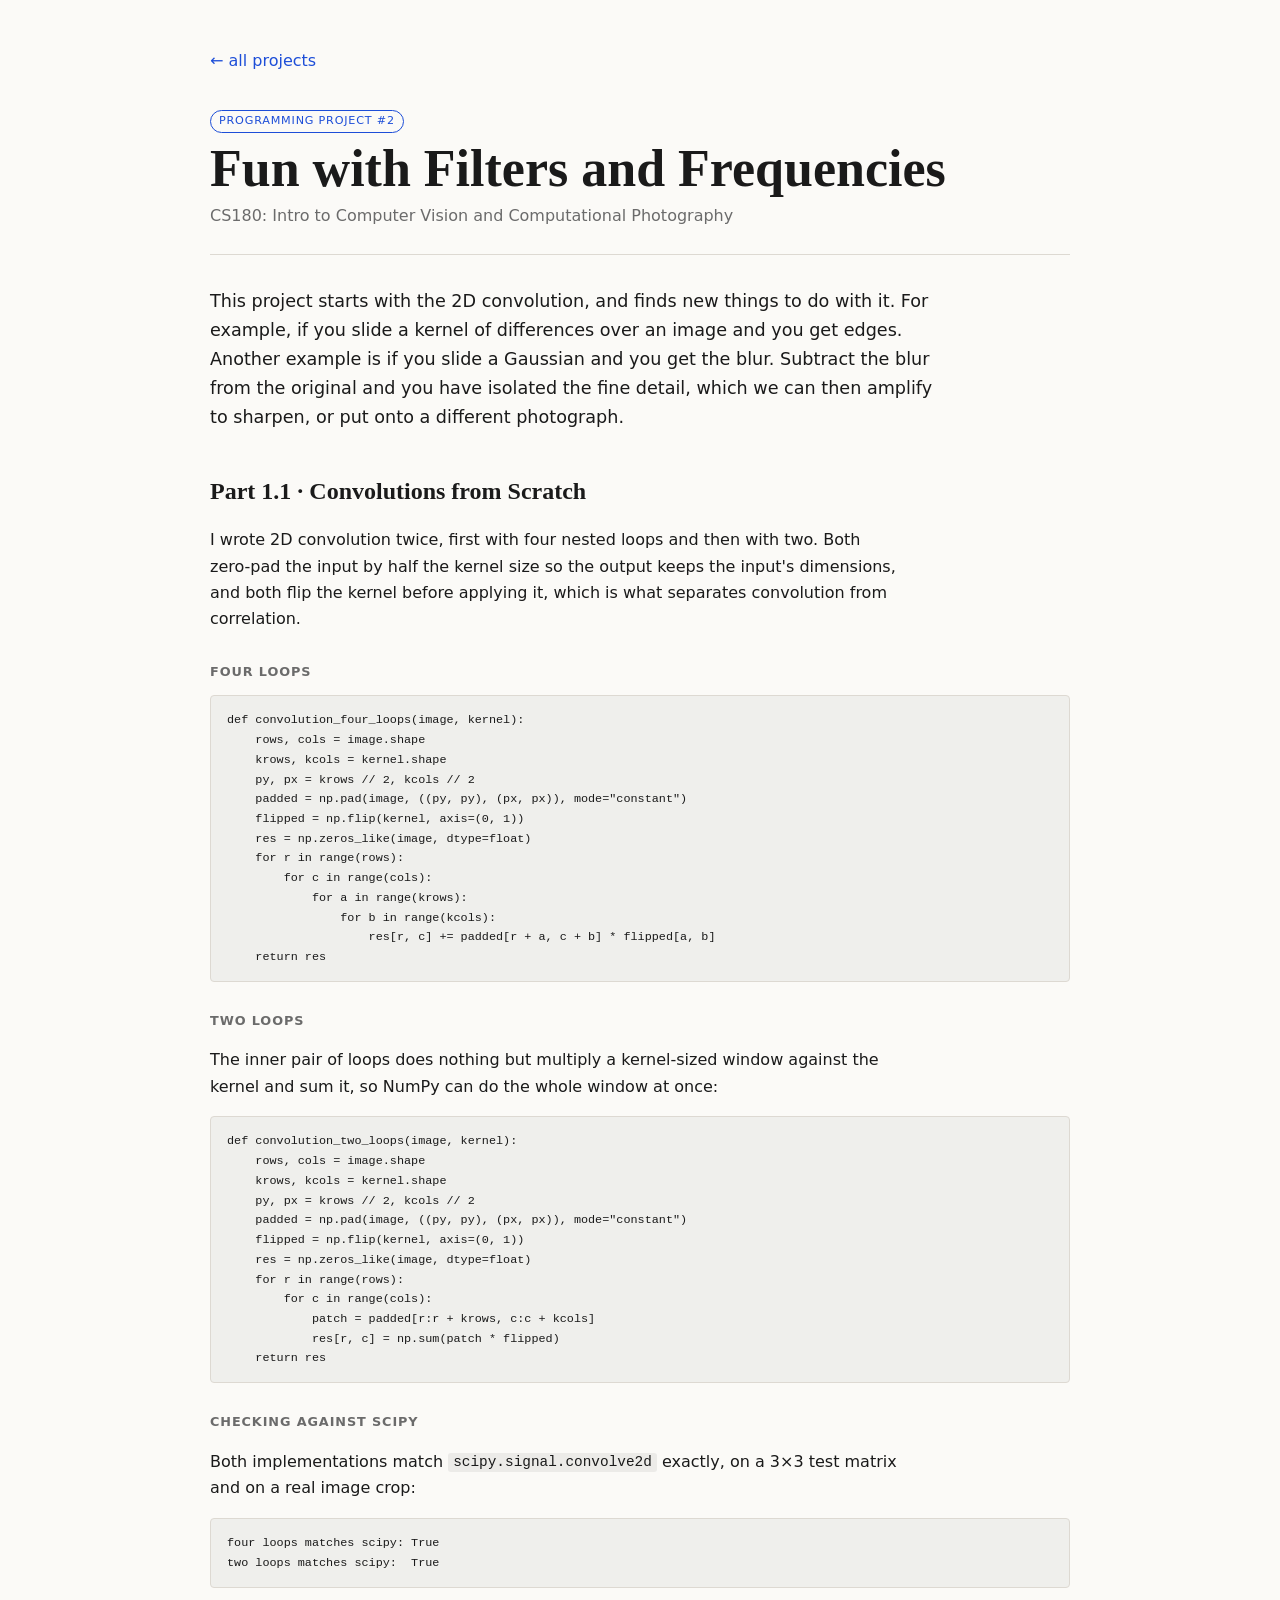
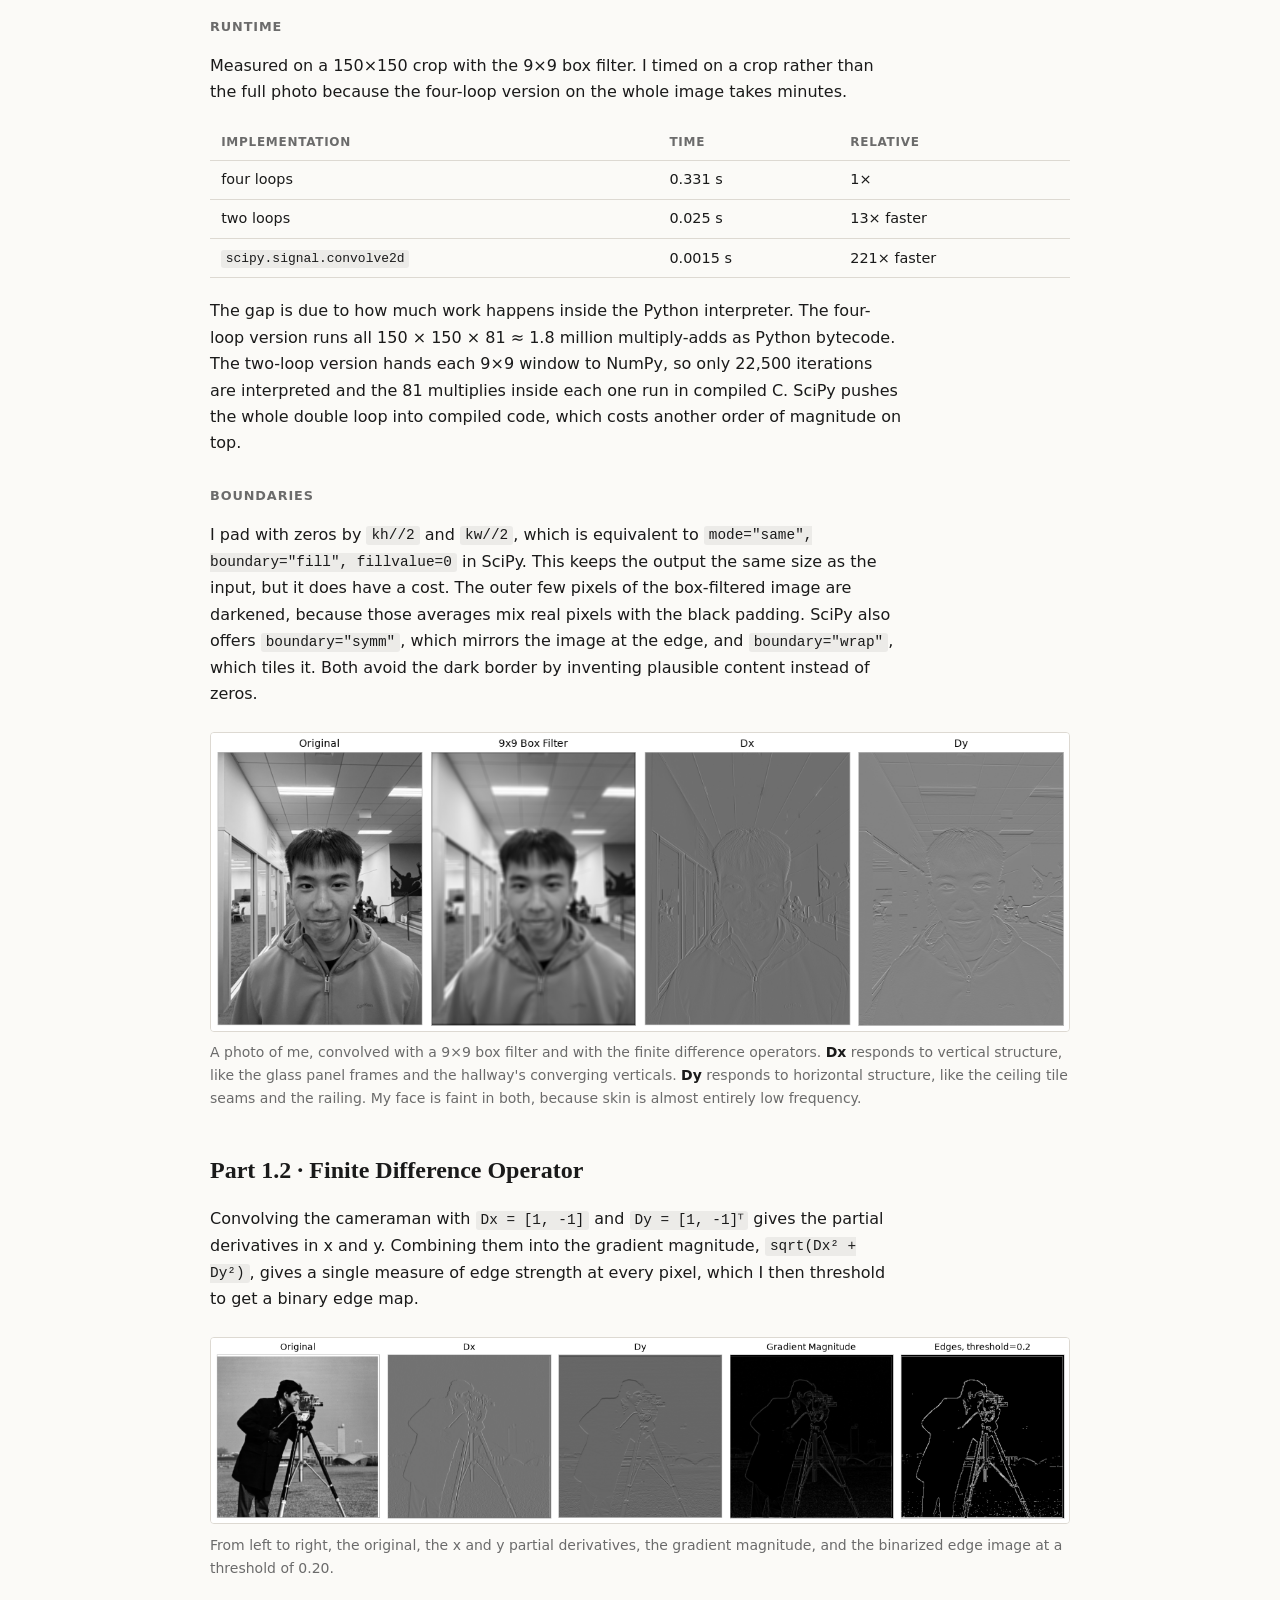
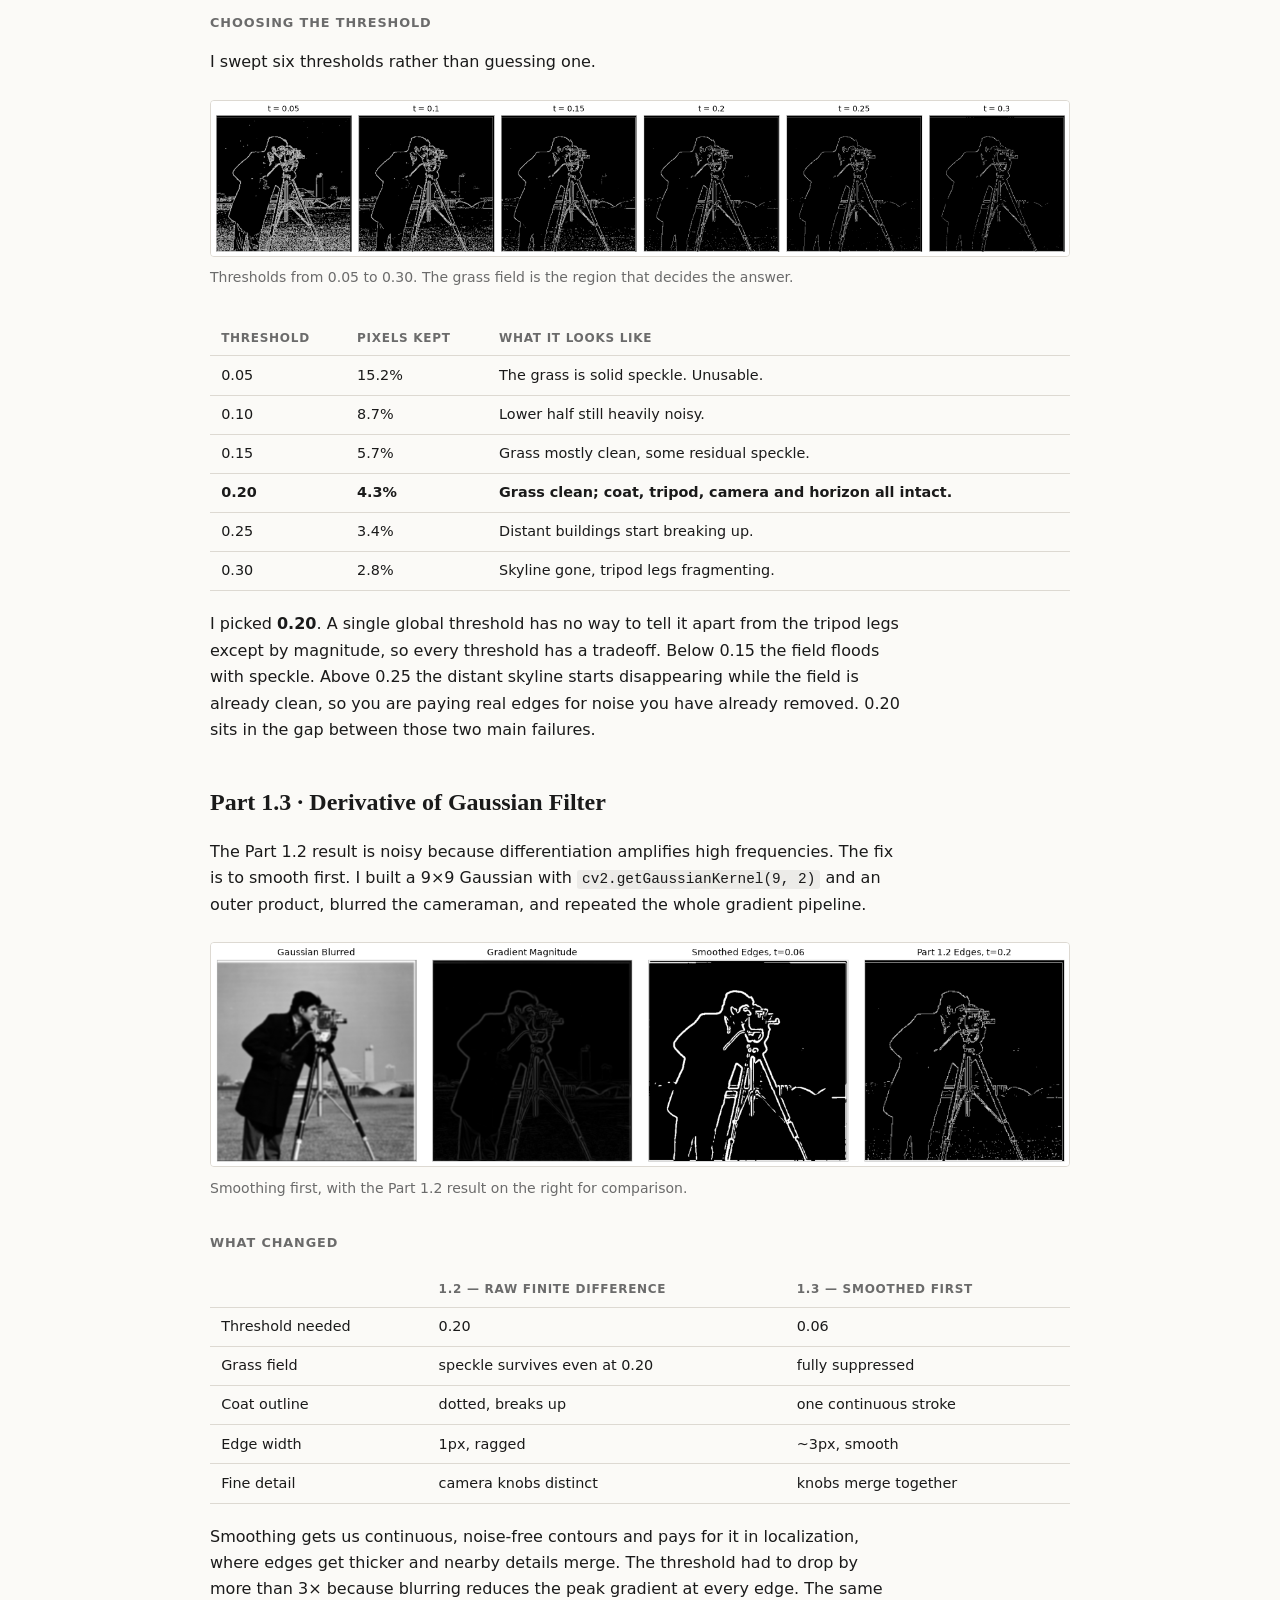
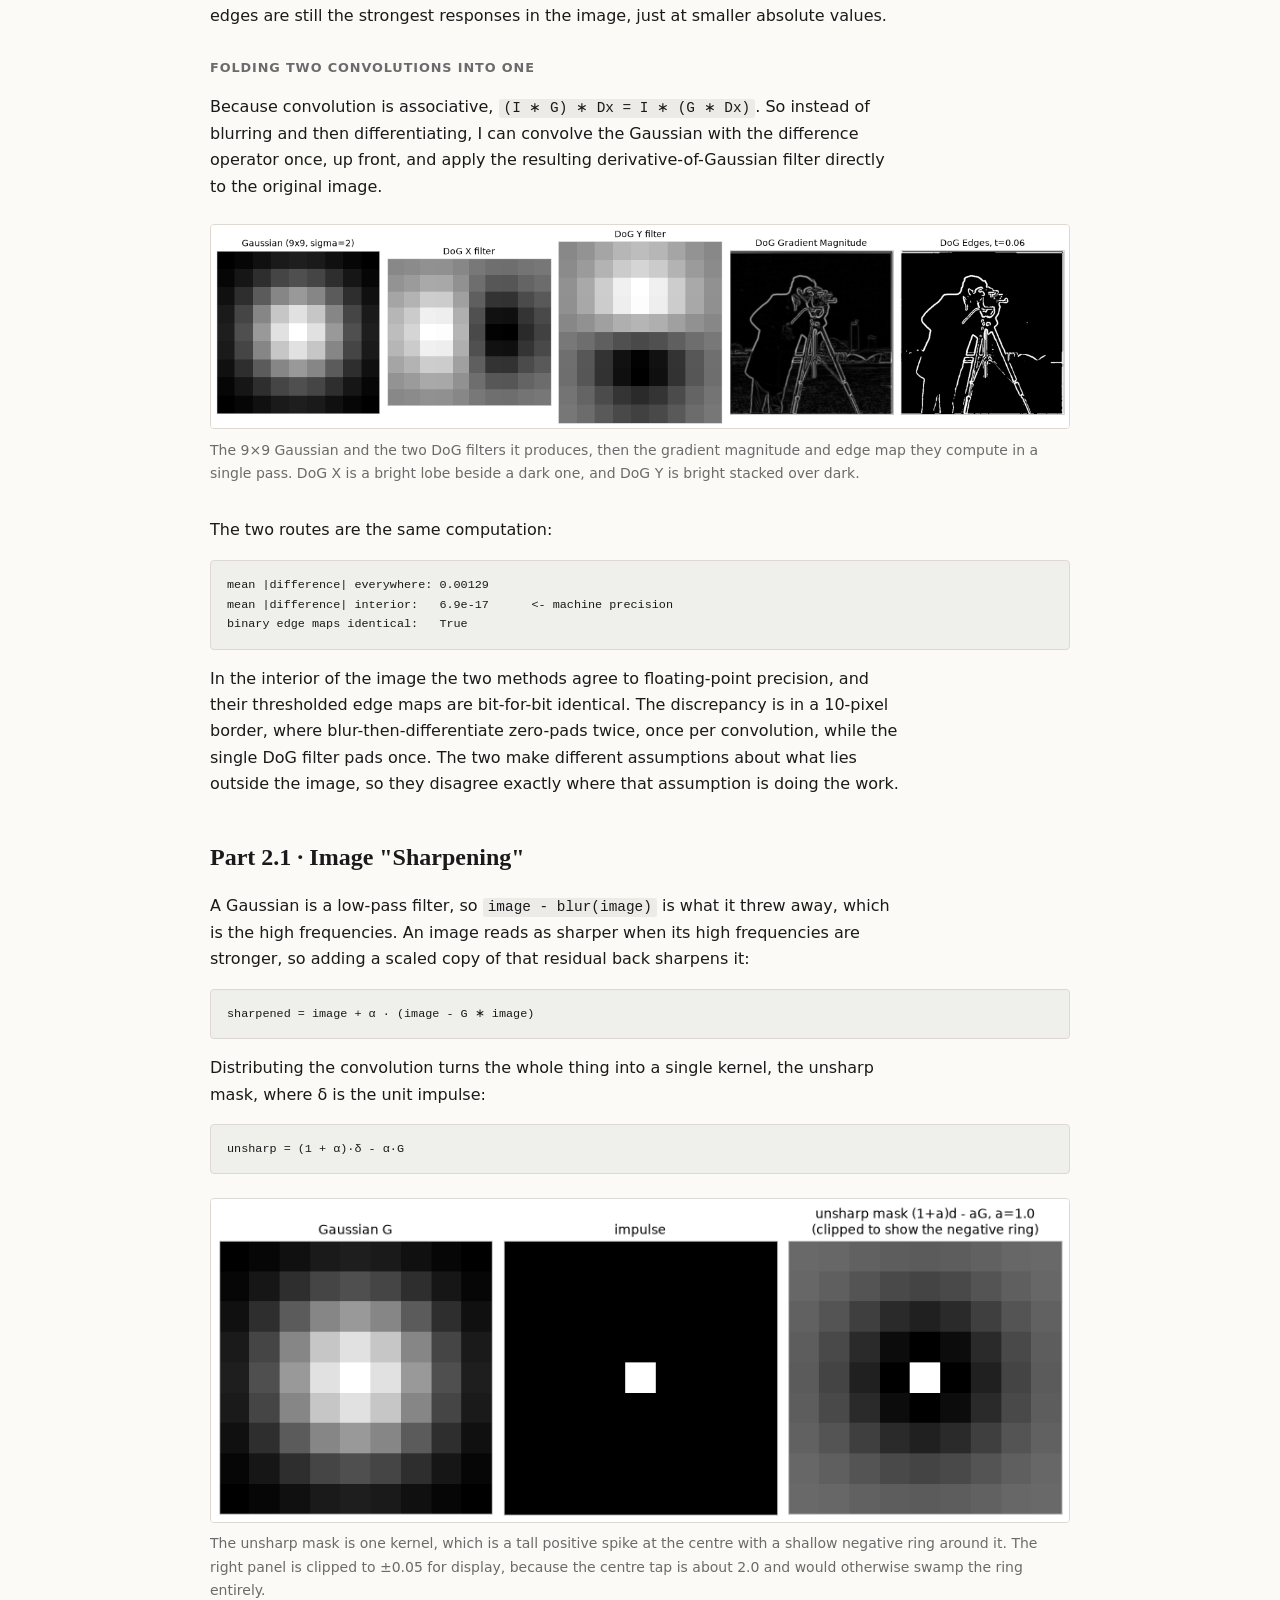
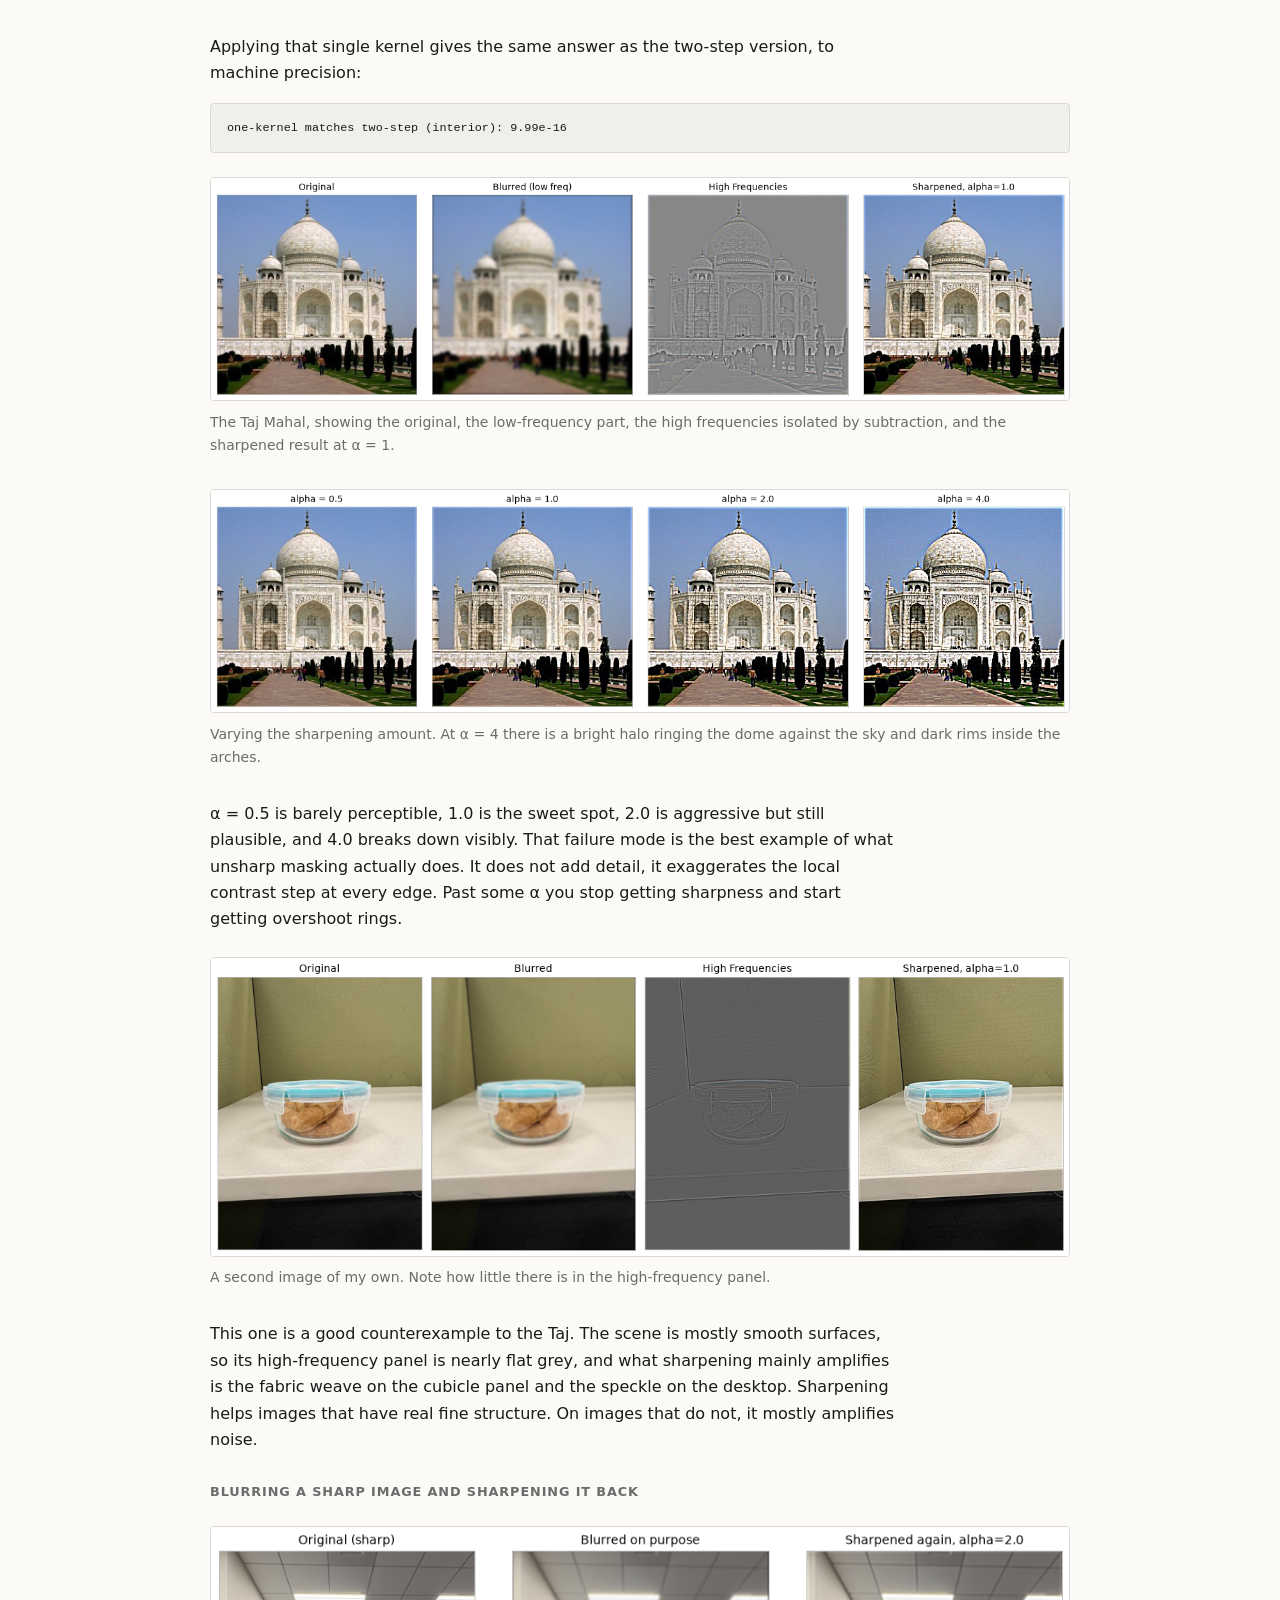
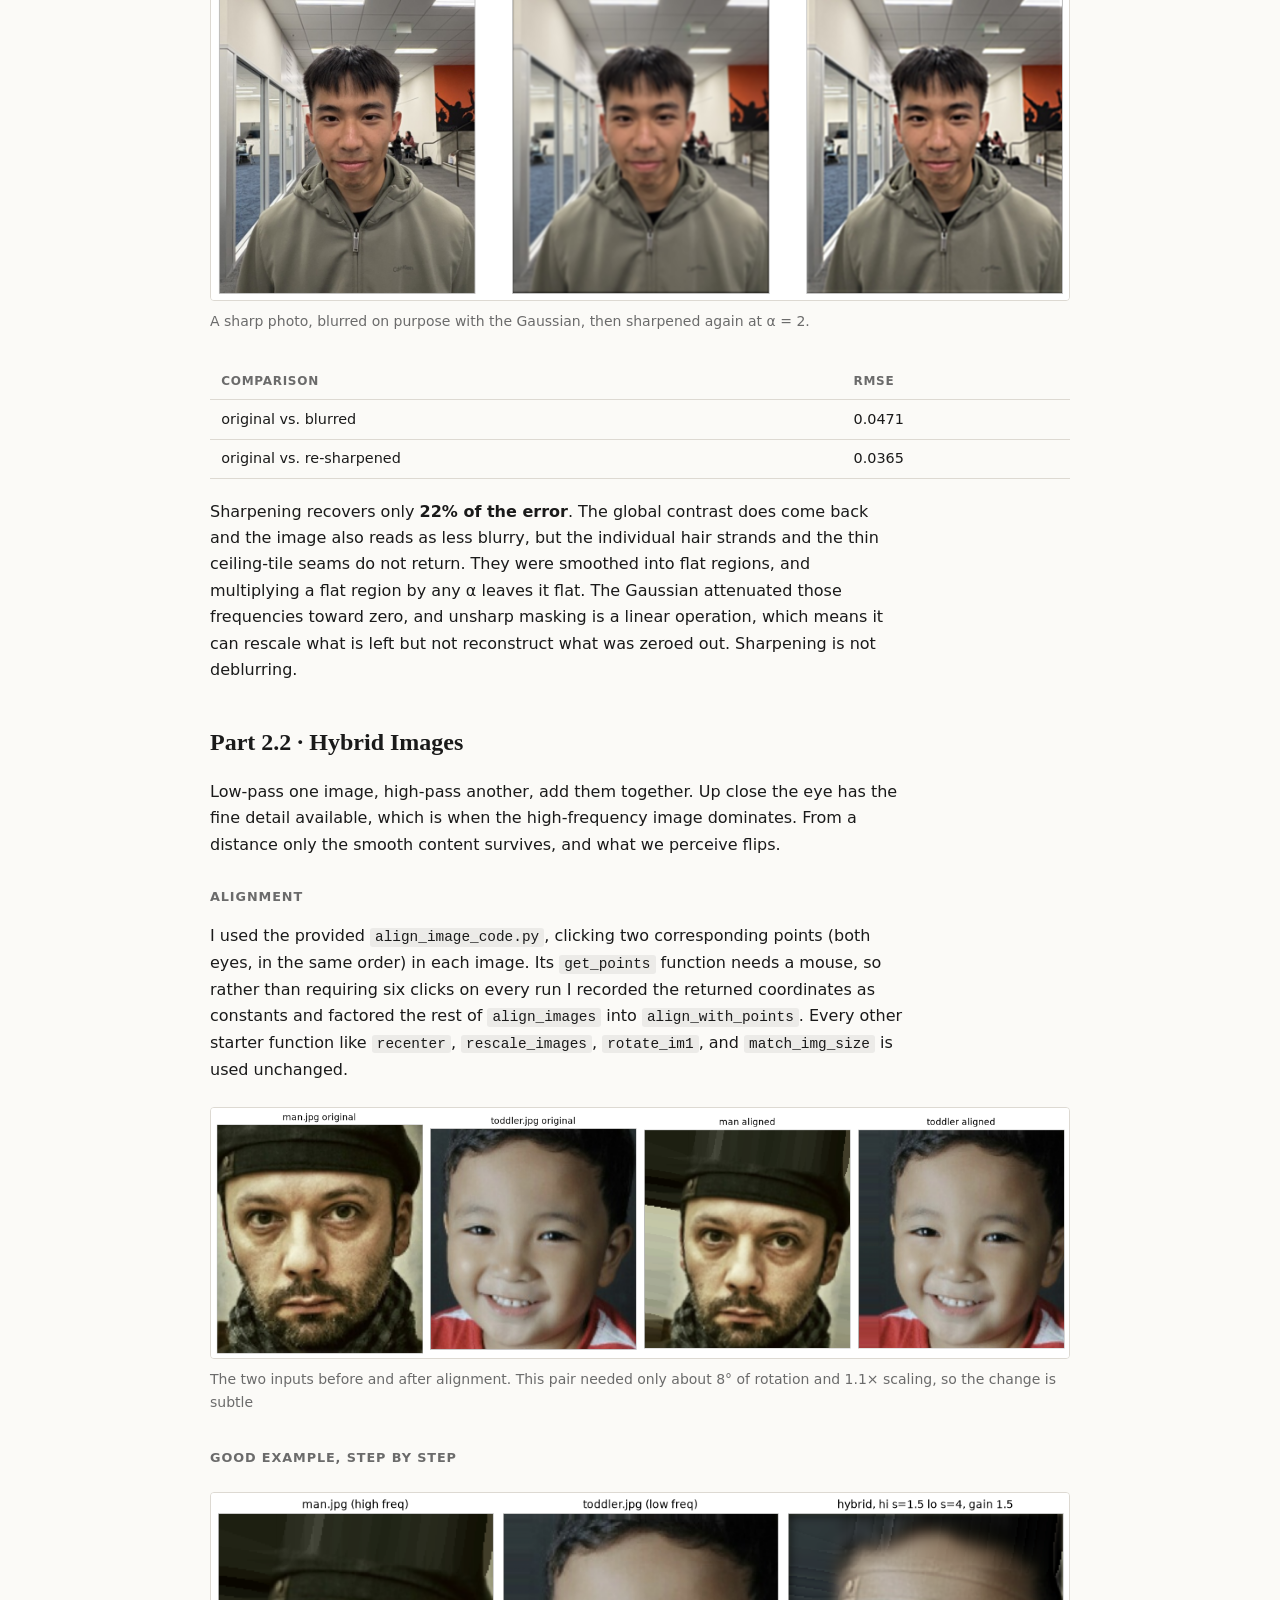
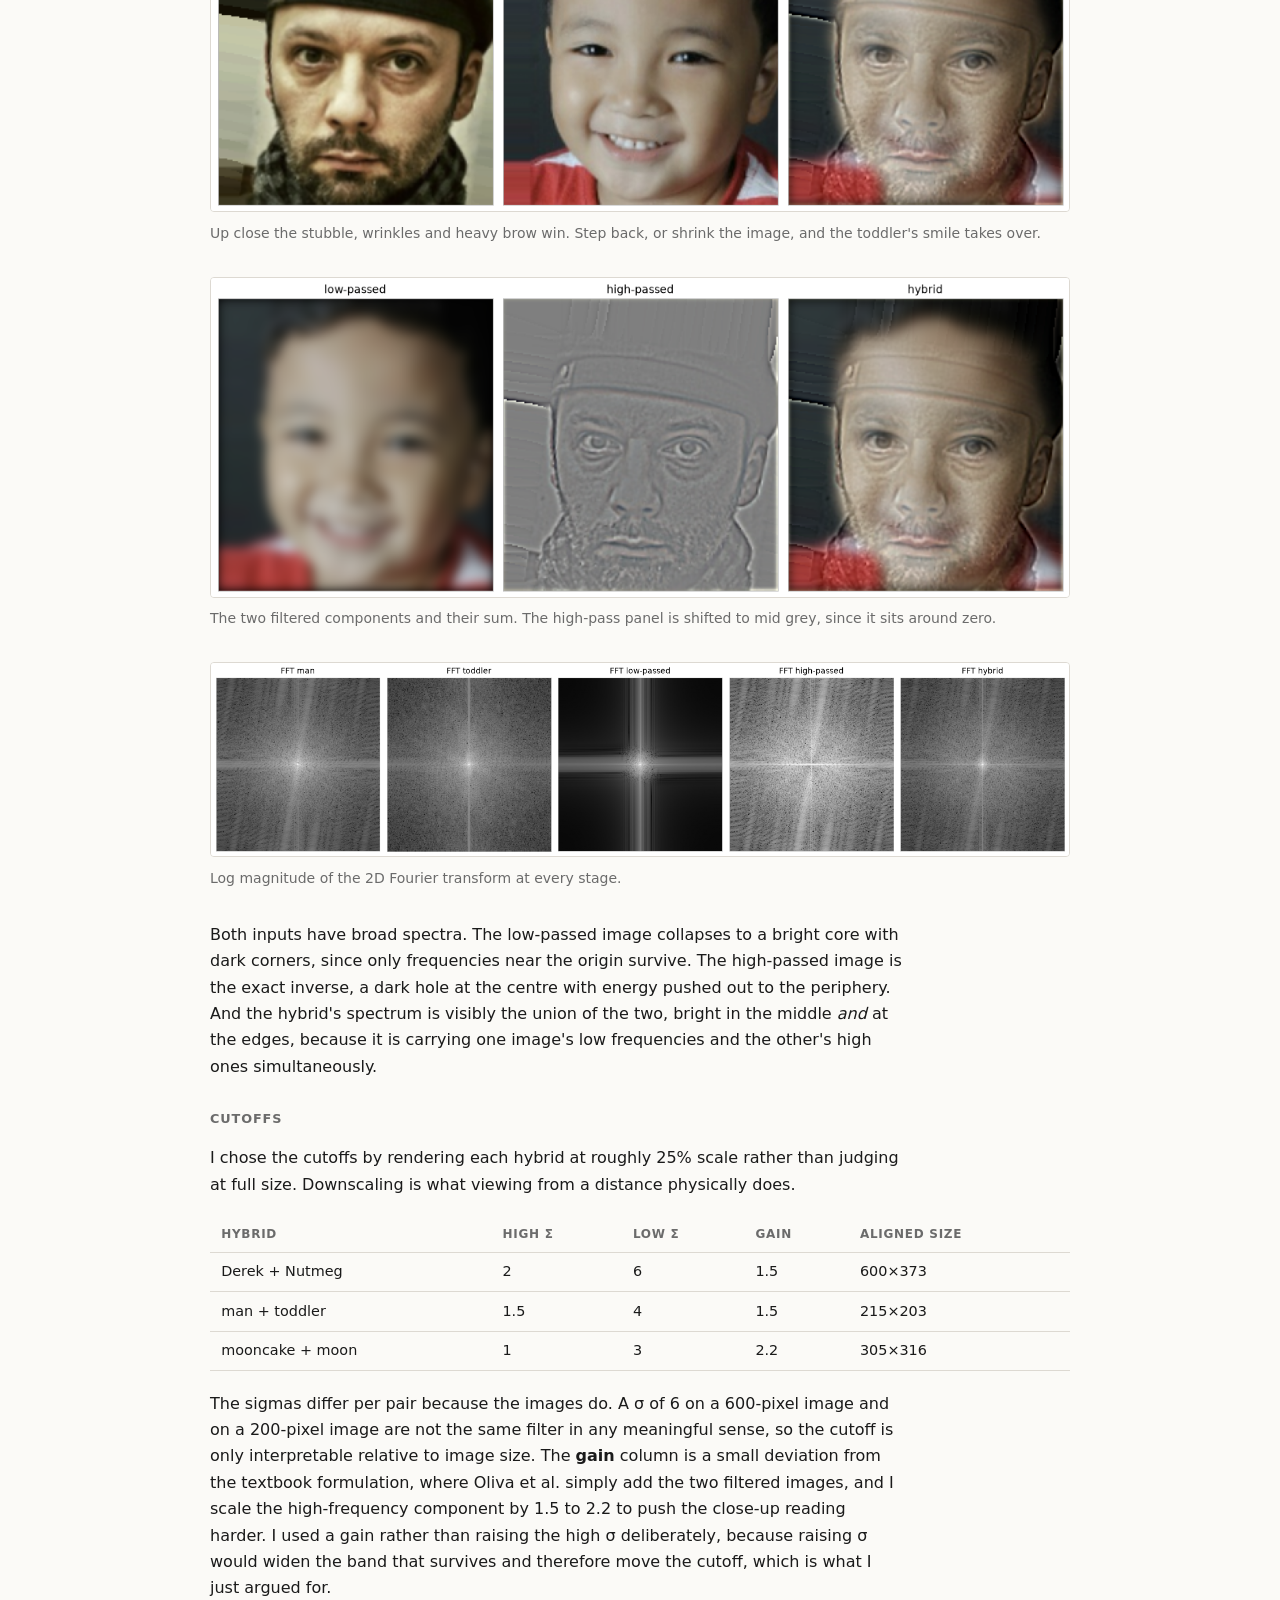
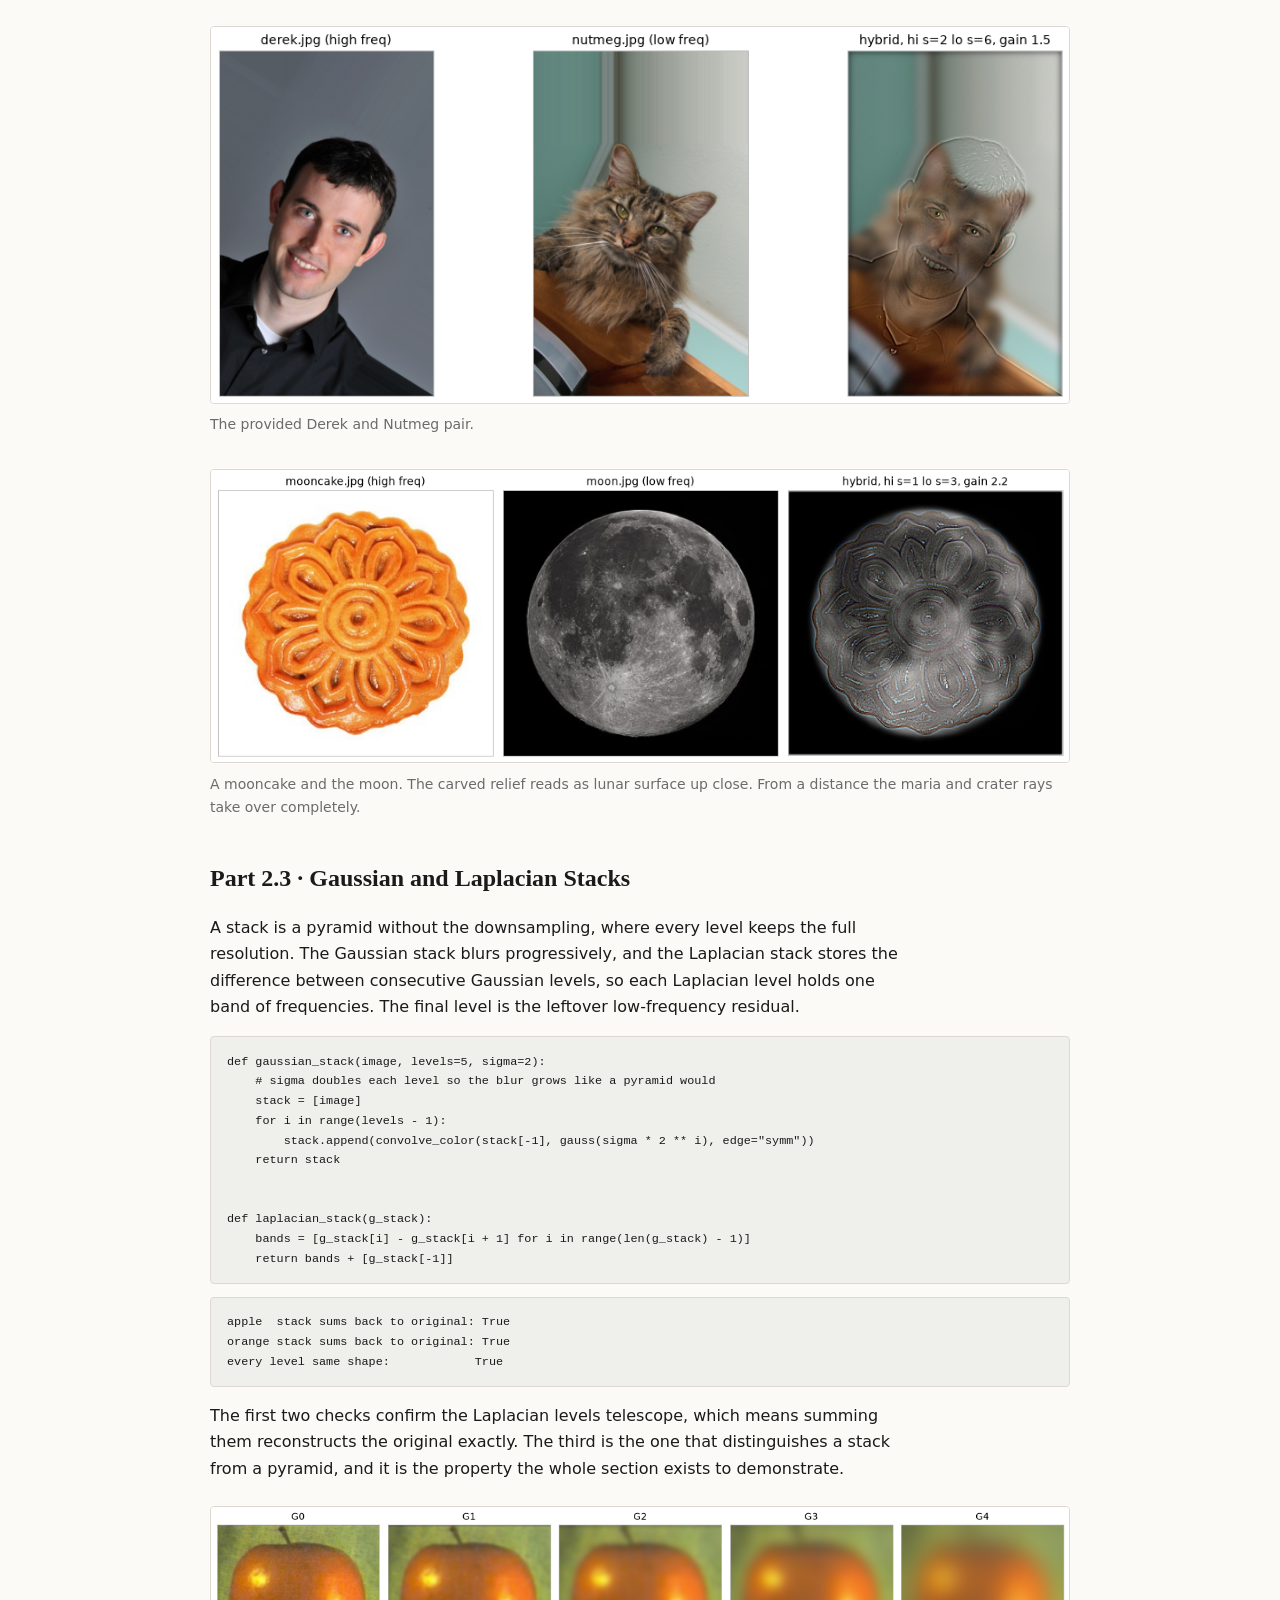
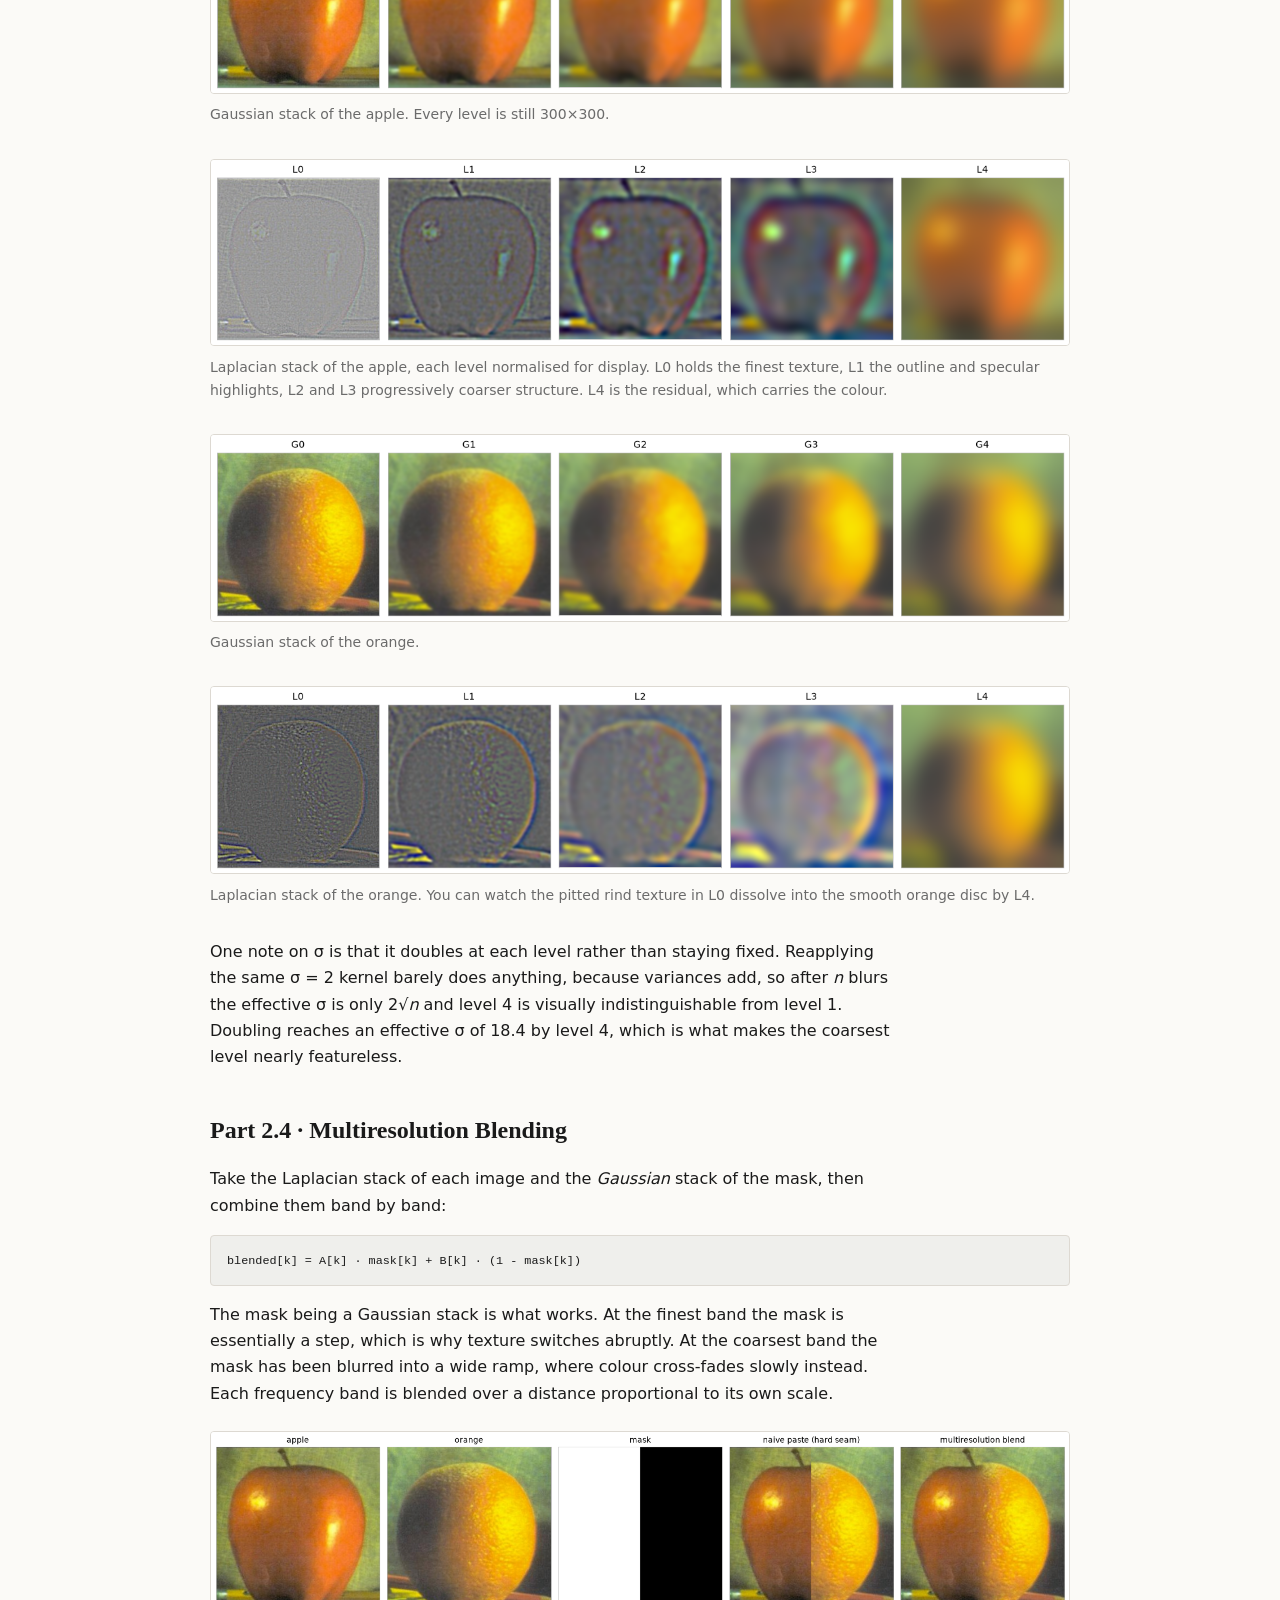
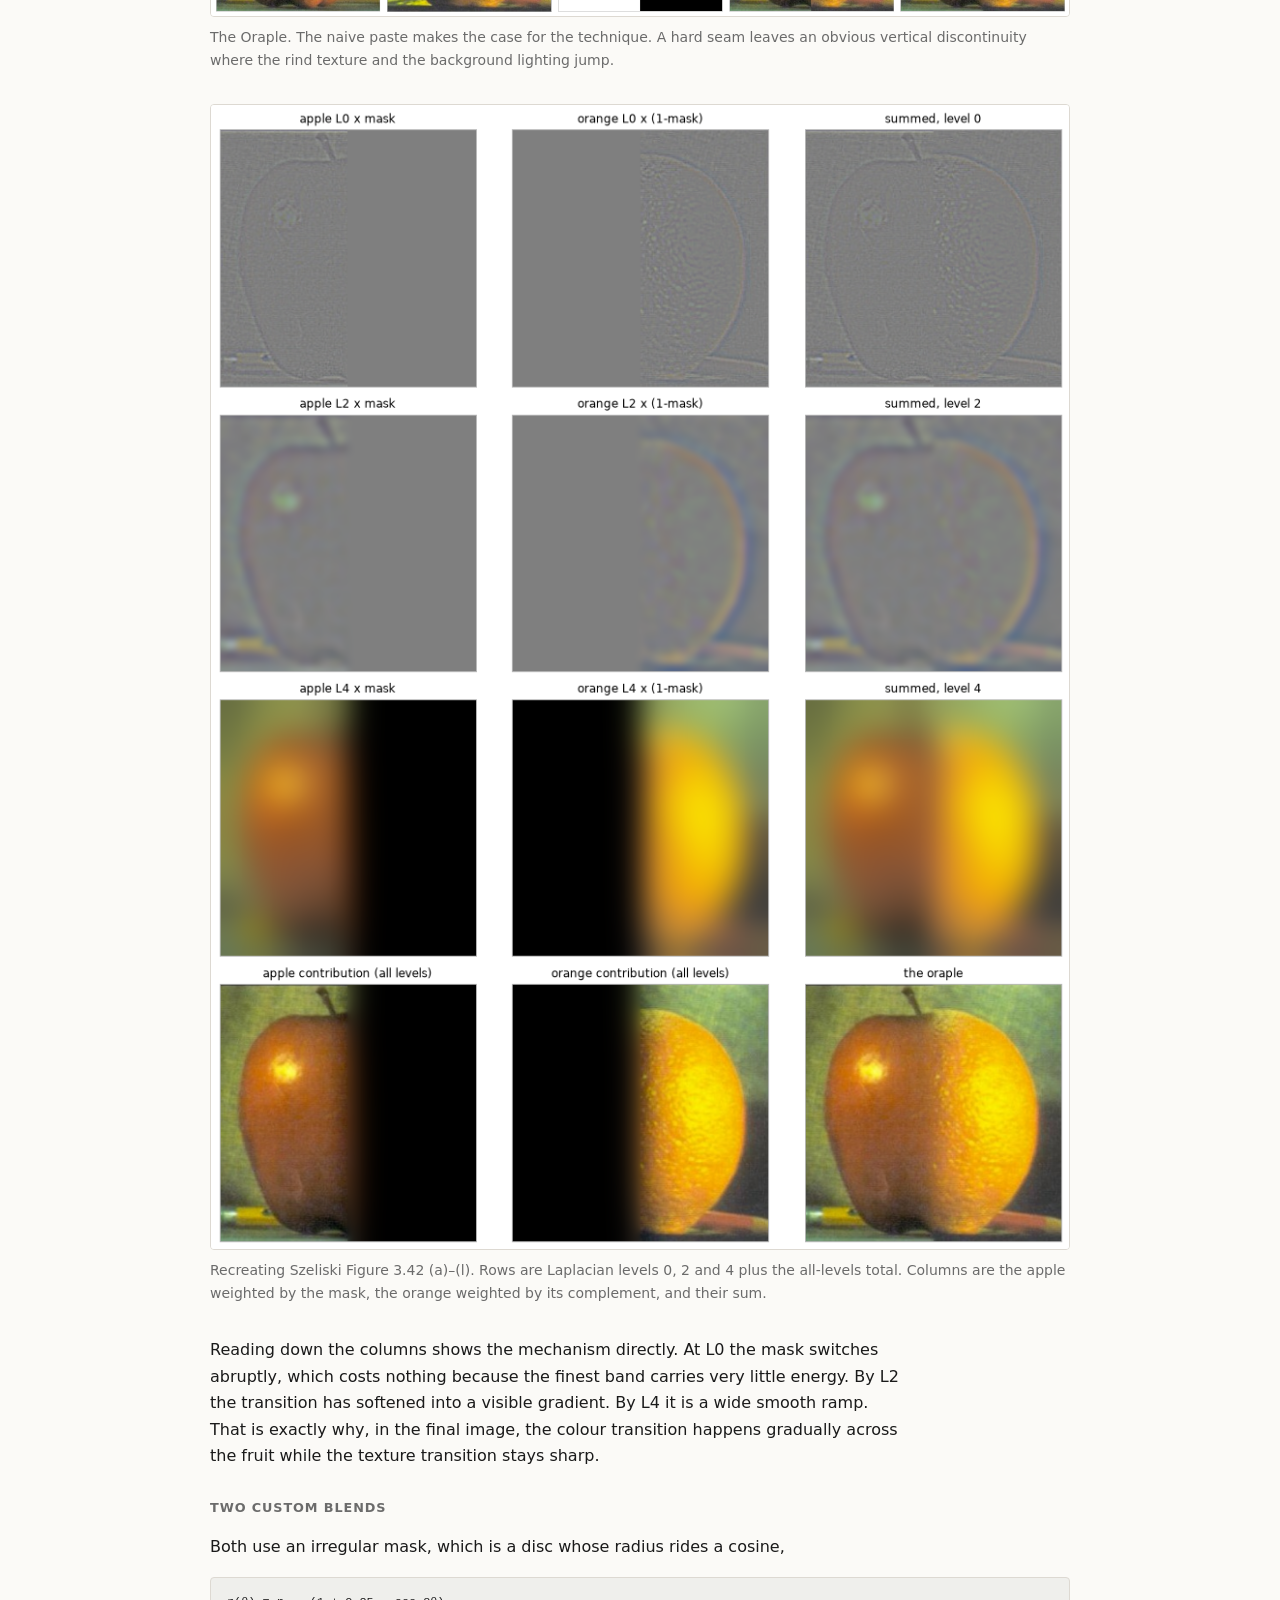
<file: proj2/index.html>
<!DOCTYPE html>
<html lang="en">
<head>
  <meta charset="utf-8">
  <meta name="viewport" content="width=device-width, initial-scale=1">
  <title>Project 2: Fun with Filters and Frequencies · CS180</title>
  <meta name="description" content="CS180 Project 2: convolution from scratch, edge detection, unsharp masking, hybrid images, and multiresolution blending.">
  <link rel="stylesheet" href="../style.css">
  <style>
    pre {
      background: rgba(127, 127, 127, .09);
      border: 1px solid var(--line);
      border-radius: 4px;
      padding: .9rem 1rem;
      overflow-x: auto;
      font-size: .82rem;
      line-height: 1.5;
    }
    code {
      font-family: ui-monospace, "SF Mono", Menlo, Consolas, monospace;
      font-size: .9em;
    }
    p code, li code, td code {
      background: rgba(127, 127, 127, .12);
      padding: .1em .35em;
      border-radius: 3px;
    }

    table {
      border-collapse: collapse;
      width: 100%;
      margin: 1.25rem 0;
      font-size: .9rem;
    }
    th, td {
      text-align: left;
      padding: .45rem .7rem;
      border-bottom: 1px solid var(--line);
    }
    th {
      font-size: .75rem;
      letter-spacing: .06em;
      text-transform: uppercase;
      color: var(--muted);
      font-weight: 600;
    }
    td.num { font-variant-numeric: tabular-nums; }

    .shot { margin: 1.5rem 0 2rem; }
    .shot img {
      border: 1px solid var(--line);
      border-radius: 4px;
      width: 100%;
    }
    .shot figcaption { margin-top: .6rem; }

    h4 {
      font-family: var(--sans);
      font-size: .8rem;
      letter-spacing: .07em;
      text-transform: uppercase;
      color: var(--muted);
      margin: 1.75rem 0 .5rem;
    }
    .takeaway {
      border: 1px solid var(--accent);
      border-radius: 4px;
      padding: 1.25rem 1.5rem;
      margin: 2.5rem 0 1rem;
    }
    .takeaway h3 { margin-top: 0; }
  </style>
</head>
<body>
  <a class="back" href="../">&larr; all projects</a>

  <header>
    <p class="tag">Programming Project #2</p>
    <h1>Fun with Filters and Frequencies</h1>
    <p class="sub">CS180: Intro to Computer Vision and Computational Photography</p>
  </header>

  <main>
    <p class="lede">This project starts with the 2D convolution, and finds new things to do with it. For example, if you slide a kernel of differences over an image and you get edges. Another example is if you slide a Gaussian and you get the blur. Subtract the blur from the original and you have isolated the fine detail, which we can then amplify to sharpen, or put onto a different photograph. </p>

    <h2 id="p11">Part 1.1 &middot; Convolutions from Scratch</h2>

    <p>I wrote 2D convolution twice, first with four nested loops and then with two. Both zero-pad the input by half the kernel size so the output keeps the input's dimensions, and both flip the kernel before applying it, which is what separates convolution from correlation.</p>

    <h4>Four loops</h4>
<pre><code>def convolution_four_loops(image, kernel):
    rows, cols = image.shape
    krows, kcols = kernel.shape
    py, px = krows // 2, kcols // 2
    padded = np.pad(image, ((py, py), (px, px)), mode="constant")
    flipped = np.flip(kernel, axis=(0, 1))
    res = np.zeros_like(image, dtype=float)
    for r in range(rows):
        for c in range(cols):
            for a in range(krows):
                for b in range(kcols):
                    res[r, c] += padded[r + a, c + b] * flipped[a, b]
    return res</code></pre>

    <h4>Two loops</h4>
    <p>The inner pair of loops does nothing but multiply a kernel-sized window against the kernel and sum it, so NumPy can do the whole window at once:</p>
<pre><code>def convolution_two_loops(image, kernel):
    rows, cols = image.shape
    krows, kcols = kernel.shape
    py, px = krows // 2, kcols // 2
    padded = np.pad(image, ((py, py), (px, px)), mode="constant")
    flipped = np.flip(kernel, axis=(0, 1))
    res = np.zeros_like(image, dtype=float)
    for r in range(rows):
        for c in range(cols):
            patch = padded[r:r + krows, c:c + kcols]
            res[r, c] = np.sum(patch * flipped)
    return res</code></pre>

    <h4>Checking against SciPy</h4>
    <p>Both implementations match <code>scipy.signal.convolve2d</code> exactly, on a 3&times;3 test matrix and on a real image crop:</p>
<pre><code>four loops matches scipy: True
two loops matches scipy:  True</code></pre>

    <h4>Runtime</h4>
    <p>Measured on a 150&times;150 crop with the 9&times;9 box filter. I timed on a crop rather than the full photo because the four-loop version on the whole image takes minutes.</p>

    <table>
      <tr><th>Implementation</th><th>Time</th><th>Relative</th></tr>
      <tr><td>four loops</td><td class="num">0.331 s</td><td class="num">1&times;</td></tr>
      <tr><td>two loops</td><td class="num">0.025 s</td><td class="num">13&times; faster</td></tr>
      <tr><td><code>scipy.signal.convolve2d</code></td><td class="num">0.0015 s</td><td class="num">221&times; faster</td></tr>
    </table>

    <p>The gap is due to how much work happens inside the Python interpreter. The four-loop version runs all 150&nbsp;&times;&nbsp;150&nbsp;&times;&nbsp;81 &asymp; 1.8 million multiply-adds as Python bytecode. The two-loop version hands each 9&times;9 window to NumPy, so only 22,500 iterations are interpreted and the 81 multiplies inside each one run in compiled C. SciPy pushes the whole double loop into compiled code, which costs another order of magnitude on top.</p>

    <h4>Boundaries</h4>
    <p>I pad with zeros by <code>kh//2</code> and <code>kw//2</code>, which is equivalent to <code>mode="same", boundary="fill", fillvalue=0</code> in SciPy. This keeps the output the same size as the input, but it does have a cost. The outer few pixels of the box-filtered image are darkened, because those averages mix real pixels with the black padding. SciPy also offers <code>boundary="symm"</code>, which mirrors the image at the edge, and <code>boundary="wrap"</code>, which tiles it. Both avoid the dark border by inventing plausible content instead of zeros.</p>

    <figure class="shot">
      <img src="media/1_1_filters.png" alt="A grayscale photo, the same photo blurred by a 9x9 box filter, and its Dx and Dy finite difference responses" width="1400" height="500" loading="eager">
      <figcaption>A photo of me, convolved with a 9&times;9 box filter and with the finite difference operators. <b>Dx</b> responds to vertical structure, like the glass panel frames and the hallway's converging verticals. <b>Dy</b> responds to horizontal structure, like the ceiling tile seams and the railing. My face is faint in both, because skin is almost entirely low frequency.</figcaption>
    </figure>

    <h2 id="p12">Part 1.2 &middot; Finite Difference Operator</h2>

    <p>Convolving the cameraman with <code>Dx = [1, -1]</code> and <code>Dy = [1, -1]&#7488;</code> gives the partial derivatives in x and y. Combining them into the gradient magnitude, <code>sqrt(Dx&sup2; + Dy&sup2;)</code>, gives a single measure of edge strength at every pixel, which I then threshold to get a binary edge map.</p>

    <figure class="shot">
      <img src="media/1_2_finite_difference.png" alt="Cameraman original, Dx, Dy, gradient magnitude, and binarized edges" width="1600" height="400" loading="lazy">
      <figcaption>From left to right, the original, the x and y partial derivatives, the gradient magnitude, and the binarized edge image at a threshold of 0.20.</figcaption>
    </figure>

    <h4>Choosing the threshold</h4>
    <p>I swept six thresholds rather than guessing one.</p>

    <figure class="shot">
      <img src="media/1_2_threshold_sweep.png" alt="Six binarized edge maps at thresholds from 0.05 to 0.30" width="1800" height="350" loading="lazy">
      <figcaption>Thresholds from 0.05 to 0.30. The grass field is the region that decides the answer.</figcaption>
    </figure>

    <table>
      <tr><th>Threshold</th><th>Pixels kept</th><th>What it looks like</th></tr>
      <tr><td class="num">0.05</td><td class="num">15.2%</td><td>The grass is solid speckle. Unusable.</td></tr>
      <tr><td class="num">0.10</td><td class="num">8.7%</td><td>Lower half still heavily noisy.</td></tr>
      <tr><td class="num">0.15</td><td class="num">5.7%</td><td>Grass mostly clean, some residual speckle.</td></tr>
      <tr><td class="num"><b>0.20</b></td><td class="num"><b>4.3%</b></td><td><b>Grass clean; coat, tripod, camera and horizon all intact.</b></td></tr>
      <tr><td class="num">0.25</td><td class="num">3.4%</td><td>Distant buildings start breaking up.</td></tr>
      <tr><td class="num">0.30</td><td class="num">2.8%</td><td>Skyline gone, tripod legs fragmenting.</td></tr>
    </table>

    <p>I picked <b>0.20</b>. A single global threshold has no way to tell it apart from the tripod legs except by magnitude, so every threshold has a tradeoff. Below 0.15 the field floods with speckle. Above 0.25 the distant skyline starts disappearing while the field is already clean, so you are paying real edges for noise you have already removed. 0.20 sits in the gap between those two main failures.</p>

    <h2 id="p13">Part 1.3 &middot; Derivative of Gaussian Filter</h2>

    <p>The Part 1.2 result is noisy because differentiation amplifies high frequencies. The fix is to smooth first. I built a 9&times;9 Gaussian with <code>cv2.getGaussianKernel(9, 2)</code> and an outer product, blurred the cameraman, and repeated the whole gradient pipeline.</p>

    <figure class="shot">
      <img src="media/1_3_smoothed.png" alt="Gaussian blurred cameraman, its gradient magnitude, smoothed edges, and the Part 1.2 edges for comparison" width="1600" height="400" loading="lazy">
      <figcaption>Smoothing first, with the Part 1.2 result on the right for comparison.</figcaption>
    </figure>

    <h4>What changed</h4>
    <table>
      <tr><th></th><th>1.2 &mdash; raw finite difference</th><th>1.3 &mdash; smoothed first</th></tr>
      <tr><td>Threshold needed</td><td class="num">0.20</td><td class="num">0.06</td></tr>
      <tr><td>Grass field</td><td>speckle survives even at 0.20</td><td>fully suppressed</td></tr>
      <tr><td>Coat outline</td><td>dotted, breaks up</td><td>one continuous stroke</td></tr>
      <tr><td>Edge width</td><td>1px, ragged</td><td>~3px, smooth</td></tr>
      <tr><td>Fine detail</td><td>camera knobs distinct</td><td>knobs merge together</td></tr>
    </table>

    <p>Smoothing gets us continuous, noise-free contours and pays for it in localization, where edges get thicker and nearby details merge. The threshold had to drop by more than 3&times; because blurring reduces the peak gradient at every edge. The same edges are still the strongest responses in the image, just at smaller absolute values.</p>

    <h4>Folding two convolutions into one</h4>
    <p>Because convolution is associative, <code>(I &lowast; G) &lowast; Dx = I &lowast; (G &lowast; Dx)</code>. So instead of blurring and then differentiating, I can convolve the Gaussian with the difference operator once, up front, and apply the resulting derivative-of-Gaussian filter directly to the original image.</p>

    <figure class="shot">
      <img src="media/1_3_dog.png" alt="The Gaussian kernel, the DoG X and DoG Y filters, the DoG gradient magnitude, and the DoG edge map" width="1600" height="400" loading="lazy">
      <figcaption>The 9&times;9 Gaussian and the two DoG filters it produces, then the gradient magnitude and edge map they compute in a single pass. DoG X is a bright lobe beside a dark one, and DoG Y is bright stacked over dark.</figcaption>
    </figure>

    <p>The two routes are the same computation:</p>

<pre><code>mean |difference| everywhere: 0.00129
mean |difference| interior:   6.9e-17      &lt;- machine precision
binary edge maps identical:   True</code></pre>

    <p>In the interior of the image the two methods agree to floating-point precision, and their thresholded edge maps are bit-for-bit identical. The discrepancy is in a 10-pixel border, where blur-then-differentiate zero-pads twice, once per convolution, while the single DoG filter pads once. The two make different assumptions about what lies outside the image, so they disagree exactly where that assumption is doing the work.</p>

    <h2 id="p21">Part 2.1 &middot; Image "Sharpening"</h2>

    <p>A Gaussian is a low-pass filter, so <code>image - blur(image)</code> is what it threw away, which is the high frequencies. An image reads as sharper when its high frequencies are stronger, so adding a scaled copy of that residual back sharpens it:</p>

<pre><code>sharpened = image + &alpha; &middot; (image - G &lowast; image)</code></pre>

    <p>Distributing the convolution turns the whole thing into a single kernel, the unsharp mask, where &delta; is the unit impulse:</p>

<pre><code>unsharp = (1 + &alpha;)&middot;&delta; - &alpha;&middot;G</code></pre>

    <figure class="shot">
      <img src="media/2_1_kernel.png" alt="The Gaussian kernel, the unit impulse, and the unsharp mask kernel" width="1100" height="400" loading="lazy">
      <figcaption>The unsharp mask is one kernel, which is a tall positive spike at the centre with a shallow negative ring around it. The right panel is clipped to &plusmn;0.05 for display, because the centre tap is about 2.0 and would otherwise swamp the ring entirely.</figcaption>
    </figure>

    <p>Applying that single kernel gives the same answer as the two-step version, to machine precision:</p>

<pre><code>one-kernel matches two-step (interior): 9.99e-16</code></pre>

    <figure class="shot">
      <img src="media/2_1_taj.png" alt="The Taj Mahal original, blurred, its high frequencies, and the sharpened result" width="1600" height="400" loading="lazy">
      <figcaption>The Taj Mahal, showing the original, the low-frequency part, the high frequencies isolated by subtraction, and the sharpened result at &alpha;&nbsp;=&nbsp;1.</figcaption>
    </figure>

    <figure class="shot">
      <img src="media/2_1_alpha_sweep.png" alt="The Taj Mahal sharpened at alpha 0.5, 1.0, 2.0, and 4.0" width="1600" height="400" loading="lazy">
      <figcaption>Varying the sharpening amount. At &alpha;&nbsp;=&nbsp;4 there is a bright halo ringing the dome against the sky and dark rims inside the arches.</figcaption>
    </figure>

    <p>&alpha;&nbsp;=&nbsp;0.5 is barely perceptible, 1.0 is the sweet spot, 2.0 is aggressive but still plausible, and 4.0 breaks down visibly. That failure mode is the best example of what unsharp masking actually does. It does not add detail, it exaggerates the local contrast step at every edge. Past some &alpha; you stop getting sharpness and start getting overshoot rings.</p>

    <figure class="shot">
      <img src="media/2_1_croissant.png" alt="A second photo sharpened the same way" width="1400" height="500" loading="lazy">
      <figcaption>A second image of my own. Note how little there is in the high-frequency panel.</figcaption>
    </figure>

    <p>This one is a good counterexample to the Taj. The scene is mostly smooth surfaces, so its high-frequency panel is nearly flat grey, and what sharpening mainly amplifies is the fabric weave on the cubicle panel and the speckle on the desktop. Sharpening helps images that have real fine structure. On images that do not, it mostly amplifies noise.</p>

    <h4>Blurring a sharp image and sharpening it back</h4>

    <figure class="shot">
      <img src="media/2_1_blur_resharpen.png" alt="A sharp photo, the same photo deliberately blurred, and the blurred version re-sharpened" width="1200" height="500" loading="lazy">
      <figcaption>A sharp photo, blurred on purpose with the Gaussian, then sharpened again at &alpha;&nbsp;=&nbsp;2.</figcaption>
    </figure>

    <table>
      <tr><th>Comparison</th><th>RMSE</th></tr>
      <tr><td>original vs. blurred</td><td class="num">0.0471</td></tr>
      <tr><td>original vs. re-sharpened</td><td class="num">0.0365</td></tr>
    </table>

    <p>Sharpening recovers only <b>22% of the error</b>. The global contrast does come back and the image also reads as less blurry, but the individual hair strands and the thin ceiling-tile seams do not return. They were smoothed into flat regions, and multiplying a flat region by any &alpha; leaves it flat. The Gaussian attenuated those frequencies toward zero, and unsharp masking is a linear operation, which means it can rescale what is left but not reconstruct what was zeroed out. Sharpening is not deblurring.</p>

    <h2 id="p22">Part 2.2 &middot; Hybrid Images</h2>

    <p>Low-pass one image, high-pass another, add them together. Up close the eye has the fine detail available, which is when the high-frequency image dominates. From a distance only the smooth content survives, and what we perceive flips.</p>

    <h4>Alignment</h4>
    <p>I used the provided <code>align_image_code.py</code>, clicking two corresponding points (both eyes, in the same order) in each image. Its <code>get_points</code> function needs a mouse, so rather than requiring six clicks on every run I recorded the returned coordinates as constants and factored the rest of <code>align_images</code> into <code>align_with_points</code>. Every other starter function like <code>recenter</code>, <code>rescale_images</code>, <code>rotate_im1</code>, and <code>match_img_size</code> is used unchanged.</p>

    <figure class="shot">
      <img src="media/2_2_alignment.png" alt="Two portrait originals and the same two images after alignment" width="1600" height="500" loading="lazy">
      <figcaption>The two inputs before and after alignment. This pair needed only about 8&deg; of rotation and 1.1&times; scaling, so the change is subtle</figcaption>
    </figure>

    <h4>Good example, step by step</h4>

    <figure class="shot">
      <img src="media/2_2_man_toddler.png" alt="A man's face, a toddler's face, and their hybrid" width="1100" height="400" loading="lazy">
      <figcaption>Up close the stubble, wrinkles and heavy brow win. Step back, or shrink the image, and the toddler's smile takes over.</figcaption>
    </figure>

    <figure class="shot">
      <img src="media/2_2_filtered_steps.png" alt="The low-passed image, the high-passed image, and the hybrid" width="1300" height="500" loading="lazy">
      <figcaption>The two filtered components and their sum. The high-pass panel is shifted to mid grey, since it sits around zero.</figcaption>
    </figure>

    <figure class="shot">
      <img src="media/2_2_fft.png" alt="Log magnitude Fourier transforms of both inputs, both filtered images, and the hybrid" width="1800" height="400" loading="lazy">
      <figcaption>Log magnitude of the 2D Fourier transform at every stage.</figcaption>
    </figure>

    <p>Both inputs have broad spectra. The low-passed image collapses to a bright core with dark corners, since only frequencies near the origin survive. The high-passed image is the exact inverse, a dark hole at the centre with energy pushed out to the periphery. And the hybrid's spectrum is visibly the union of the two, bright in the middle <em>and</em> at the edges, because it is carrying one image's low frequencies and the other's high ones simultaneously.</p>

    <h4>Cutoffs</h4>
    <p>I chose the cutoffs by rendering each hybrid at roughly 25% scale rather than judging at full size. Downscaling is what viewing from a distance physically does.</p>

    <table>
      <tr><th>Hybrid</th><th>high &sigma;</th><th>low &sigma;</th><th>gain</th><th>aligned size</th></tr>
      <tr><td>Derek + Nutmeg</td><td class="num">2</td><td class="num">6</td><td class="num">1.5</td><td class="num">600&times;373</td></tr>
      <tr><td>man + toddler</td><td class="num">1.5</td><td class="num">4</td><td class="num">1.5</td><td class="num">215&times;203</td></tr>
      <tr><td>mooncake + moon</td><td class="num">1</td><td class="num">3</td><td class="num">2.2</td><td class="num">305&times;316</td></tr>
    </table>

    <p>The sigmas differ per pair because the images do. A &sigma; of 6 on a 600-pixel image and on a 200-pixel image are not the same filter in any meaningful sense, so the cutoff is only interpretable relative to image size. The <b>gain</b> column is a small deviation from the textbook formulation, where Oliva et al. simply add the two filtered images, and I scale the high-frequency component by 1.5 to 2.2 to push the close-up reading harder. I used a gain rather than raising the high &sigma; deliberately, because raising &sigma; would widen the band that survives and therefore move the cutoff, which is what I just argued for.</p>

    <figure class="shot">
      <img src="media/2_2_derek_nutmeg.png" alt="Derek, Nutmeg the cat, and their hybrid" width="1100" height="400" loading="lazy">
      <figcaption>The provided Derek and Nutmeg pair.</figcaption>
    </figure>

    <figure class="shot">
      <img src="media/2_2_mooncake_moon.png" alt="A mooncake, the full moon, and their hybrid" width="1100" height="400" loading="lazy">
      <figcaption>A mooncake and the moon. The carved relief reads as lunar surface up close. From a distance the maria and crater rays take over completely.</figcaption>
    </figure>

    <h2 id="p23">Part 2.3 &middot; Gaussian and Laplacian Stacks</h2>

    <p>A stack is a pyramid without the downsampling, where every level keeps the full resolution. The Gaussian stack blurs progressively, and the Laplacian stack stores the difference between consecutive Gaussian levels, so each Laplacian level holds one band of frequencies. The final level is the leftover low-frequency residual.</p>

<pre><code>def gaussian_stack(image, levels=5, sigma=2):
    # sigma doubles each level so the blur grows like a pyramid would
    stack = [image]
    for i in range(levels - 1):
        stack.append(convolve_color(stack[-1], gauss(sigma * 2 ** i), edge="symm"))
    return stack


def laplacian_stack(g_stack):
    bands = [g_stack[i] - g_stack[i + 1] for i in range(len(g_stack) - 1)]
    return bands + [g_stack[-1]]</code></pre>

<pre><code>apple  stack sums back to original: True
orange stack sums back to original: True
every level same shape:            True</code></pre>

    <p>The first two checks confirm the Laplacian levels telescope, which means summing them reconstructs the original exactly. The third is the one that distinguishes a stack from a pyramid, and it is the property the whole section exists to demonstrate.</p>

    <figure class="shot">
      <img src="media/2_3_apple_gaussian.png" alt="Five levels of the apple's Gaussian stack" width="1500" height="340" loading="lazy">
      <figcaption>Gaussian stack of the apple. Every level is still 300&times;300.</figcaption>
    </figure>

    <figure class="shot">
      <img src="media/2_3_apple_laplacian.png" alt="Five levels of the apple's Laplacian stack" width="1500" height="340" loading="lazy">
      <figcaption>Laplacian stack of the apple, each level normalised for display. L0 holds the finest texture, L1 the outline and specular highlights, L2 and L3 progressively coarser structure. L4 is the residual, which carries the colour.</figcaption>
    </figure>

    <figure class="shot">
      <img src="media/2_3_orange_gaussian.png" alt="Five levels of the orange's Gaussian stack" width="1500" height="340" loading="lazy">
      <figcaption>Gaussian stack of the orange.</figcaption>
    </figure>

    <figure class="shot">
      <img src="media/2_3_orange_laplacian.png" alt="Five levels of the orange's Laplacian stack" width="1500" height="340" loading="lazy">
      <figcaption>Laplacian stack of the orange. You can watch the pitted rind texture in L0 dissolve into the smooth orange disc by L4.</figcaption>
    </figure>

    <p>One note on &sigma; is that it doubles at each level rather than staying fixed. Reapplying the same &sigma;&nbsp;=&nbsp;2 kernel barely does anything, because variances add, so after <em>n</em> blurs the effective &sigma; is only 2&radic;<em>n</em> and level 4 is visually indistinguishable from level 1. Doubling reaches an effective &sigma; of 18.4 by level 4, which is what makes the coarsest level nearly featureless.</p>

    <h2 id="p24">Part 2.4 &middot; Multiresolution Blending</h2>

    <p>Take the Laplacian stack of each image and the <em>Gaussian</em> stack of the mask, then combine them band by band:</p>

<pre><code>blended[k] = A[k] &middot; mask[k] + B[k] &middot; (1 - mask[k])</code></pre>

    <p>The mask being a Gaussian stack is what works. At the finest band the mask is essentially a step, which is why texture switches abruptly. At the coarsest band the mask has been blurred into a wide ramp, where colour cross-fades slowly instead. Each frequency band is blended over a distance proportional to its own scale.</p>

    <figure class="shot">
      <img src="media/2_4_oraple.png" alt="An apple, an orange, a step mask, a naive hard paste, and the multiresolution blend" width="1800" height="400" loading="lazy">
      <figcaption>The Oraple. The naive paste makes the case for the technique. A hard seam leaves an obvious vertical discontinuity where the rind texture and the background lighting jump.</figcaption>
    </figure>

    <figure class="shot">
      <img src="media/2_4_figure_3_42.png" alt="A four by three grid recreating Szeliski figure 3.42" width="1100" height="1400" loading="lazy">
      <figcaption>Recreating Szeliski Figure 3.42 (a)&ndash;(l). Rows are Laplacian levels 0, 2 and 4 plus the all-levels total. Columns are the apple weighted by the mask, the orange weighted by its complement, and their sum.</figcaption>
    </figure>

    <p>Reading down the columns shows the mechanism directly. At L0 the mask switches abruptly, which costs nothing because the finest band carries very little energy. By L2 the transition has softened into a visible gradient. By L4 it is a wide smooth ramp. That is exactly why, in the final image, the colour transition happens gradually across the fruit while the texture transition stays sharp.</p>

    <h4>Two custom blends</h4>
    <p>Both use an irregular mask, which is a disc whose radius rides a cosine,</p>

<pre><code>r(&theta;) = r&#8320; &middot; (1 + 0.25 &middot; cos 8&theta;)</code></pre>

    <figure class="shot">
      <img src="media/2_4_tigerleopard.png" alt="A tiger, a leopard, the petal mask, a naive paste, and the multiresolution blend" width="1800" height="400" loading="lazy">
      <figcaption>Tiger inside, leopard outside, r&#8320;&nbsp;=&nbsp;0.40. The naive paste shows the outline as a hard edge with the tiger's ears floating on the leopard's head. The blended version has no seam at all, and spots dissolve into stripes across the cheeks.</figcaption>
    </figure>

    <figure class="shot">
      <img src="media/2_4_daisylily.png" alt="A daisy, a lily, the petal mask, a naive paste, and the multiresolution blend" width="1800" height="400" loading="lazy">
      <figcaption>Daisy inside, lily outside, r&#8320;&nbsp;=&nbsp;0.26. The result looks like a single flower with a daisy centre and inner white petals opening into pink lily petals at the rim.</figcaption>
    </figure>

    <p>I picked this mask because it kind fits the roundish images I chose. On the flowers, the eight lobes follow petal structure, so the seam runs along the natural pattern instead of cutting across it, which is why the blend comes out as one flower rather than two pasted together. On the cats, the same shape frames the face in a soft rosette instead of a sharp or distinct circle.</p>

    <p>The only per-pair difference is the radius. I swept r&#8320; at 0.26, 0.32 and 0.40 on the flowers. At 0.40 the daisy fills the frame and the lily disappears entirely, leaving nothing to blend. The cats need the larger radius for the opposite reason, since the mask has to be big enough to contain the tiger's whole face.</p>

    <div class="takeaway" id="learned">
      <h3>What I learned</h3>
      <p>What was interesting about this project is that all of these seven sections are basically one operation wearing a different hat. The associativity of convolution kept turning two steps into one. For example, blur-then-differentiate collapsed into a single DoG kernel and agreed to 6.9e-17, while blur-subtract-scale-add collapsed into a single unsharp mask and agreed to 9.99e-16. They are the same computation reorganised, and checking them numerically rather than eyeballing them is verified this to be the case.</p>
      <p>Another thing I did not expect is how much of the work is not the filtering. The hybrid images would either work or not depending on whether two eyes landed within a few pixels of each other. My first attempts failed because I had estimated the eye coordinates badly, not because the math was wrong, which took me a while to realize. Similarly, the boundary condition, which was mentioned in Part 1.1, was actually a real decision by Part 2.3, where zero-padding a 97&times;97 kernel would have ruined every blend. The filter is the easy part. What you feed the filter and what you assume beyond its edges is what the results are dependent on.</p>
    </div>
  </main>

  <footer>
    <a href="https://github.com/0308ehub/0308ehub.github.io">Source on GitHub</a>
  </footer>
</body>
</html>
</file>
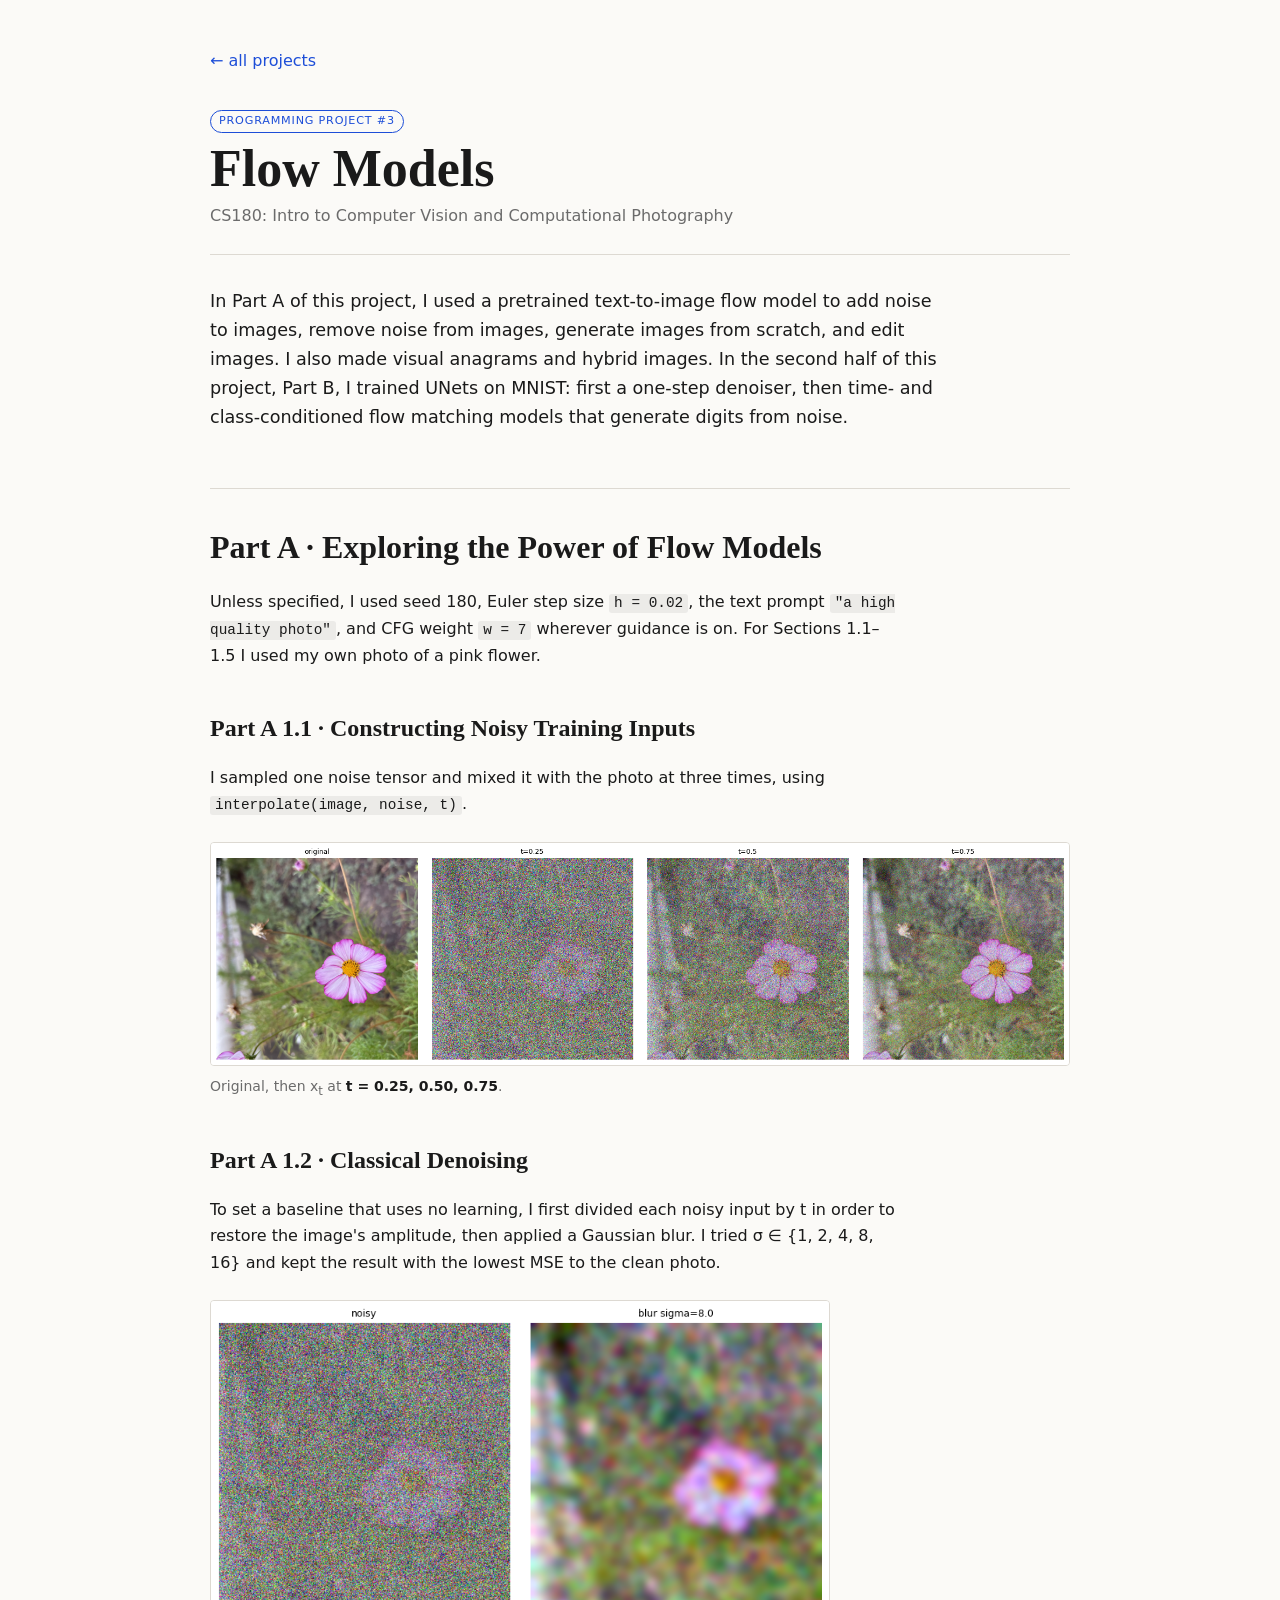
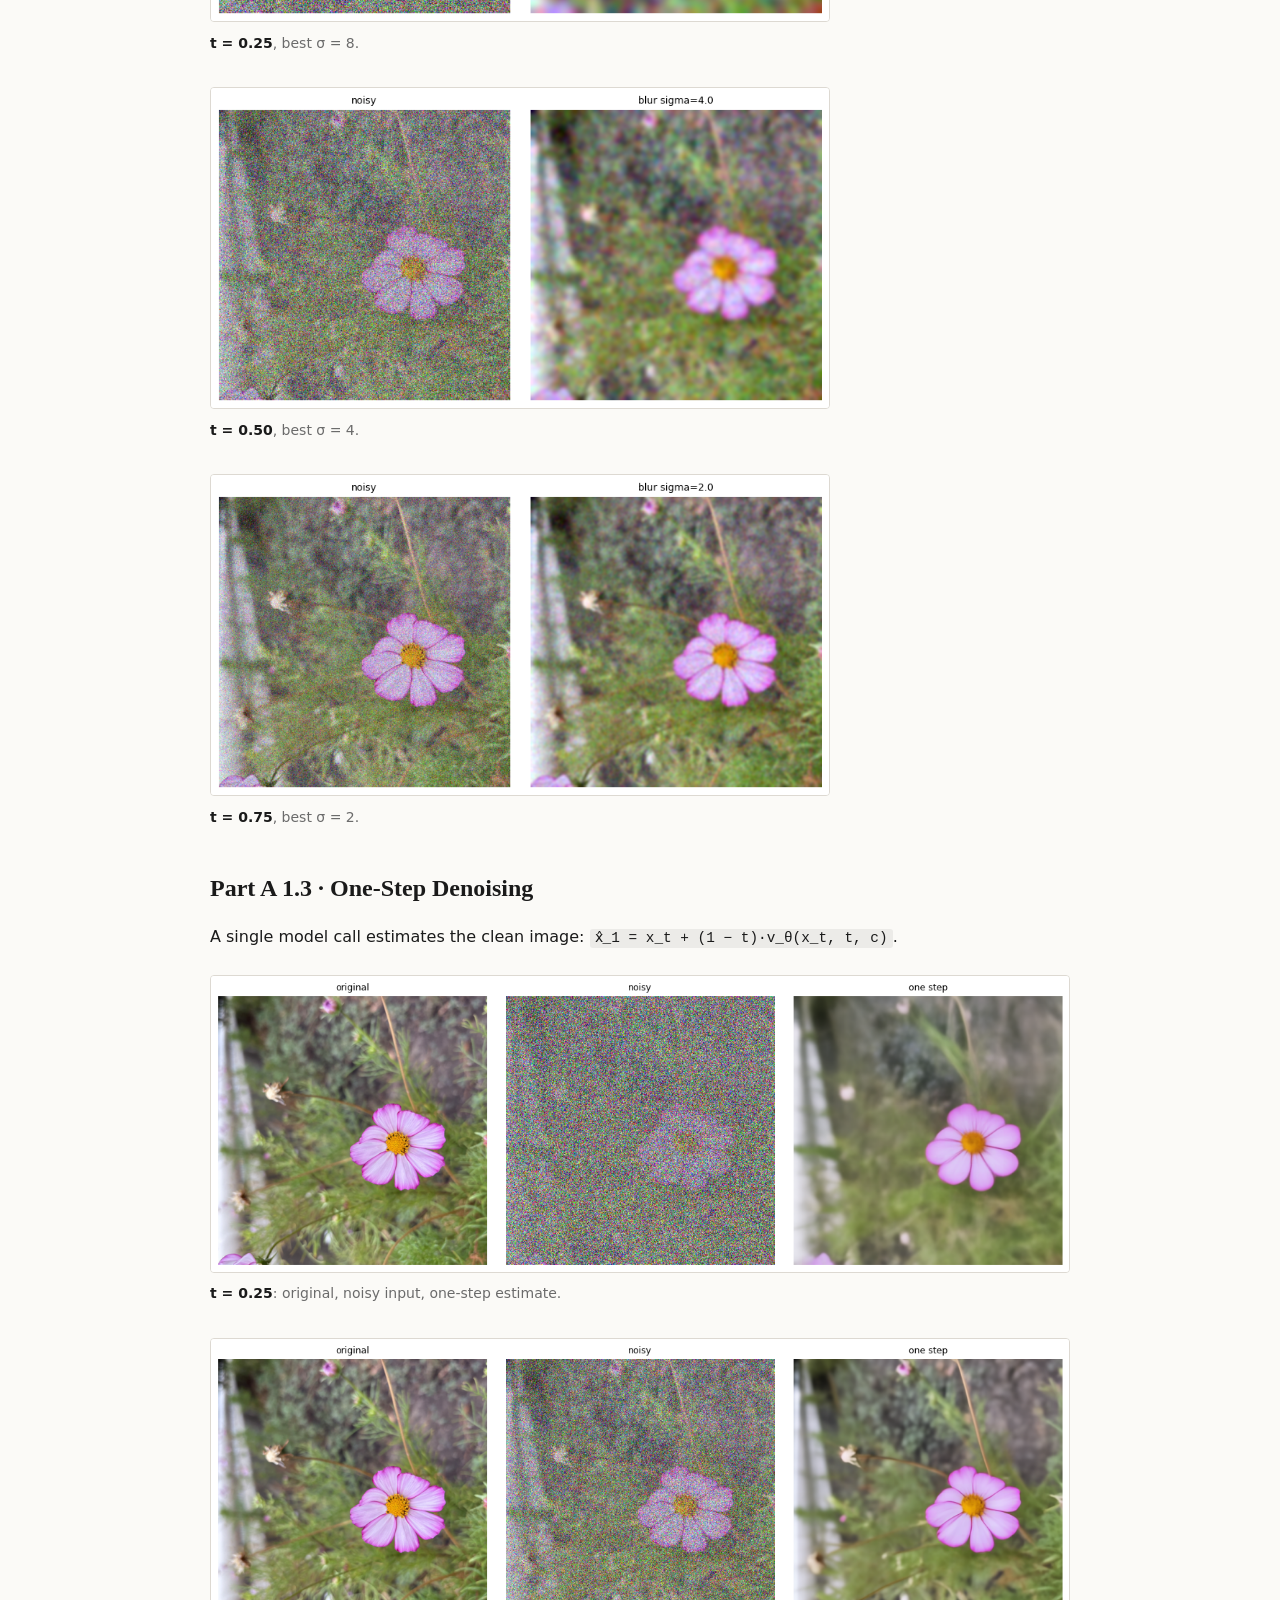
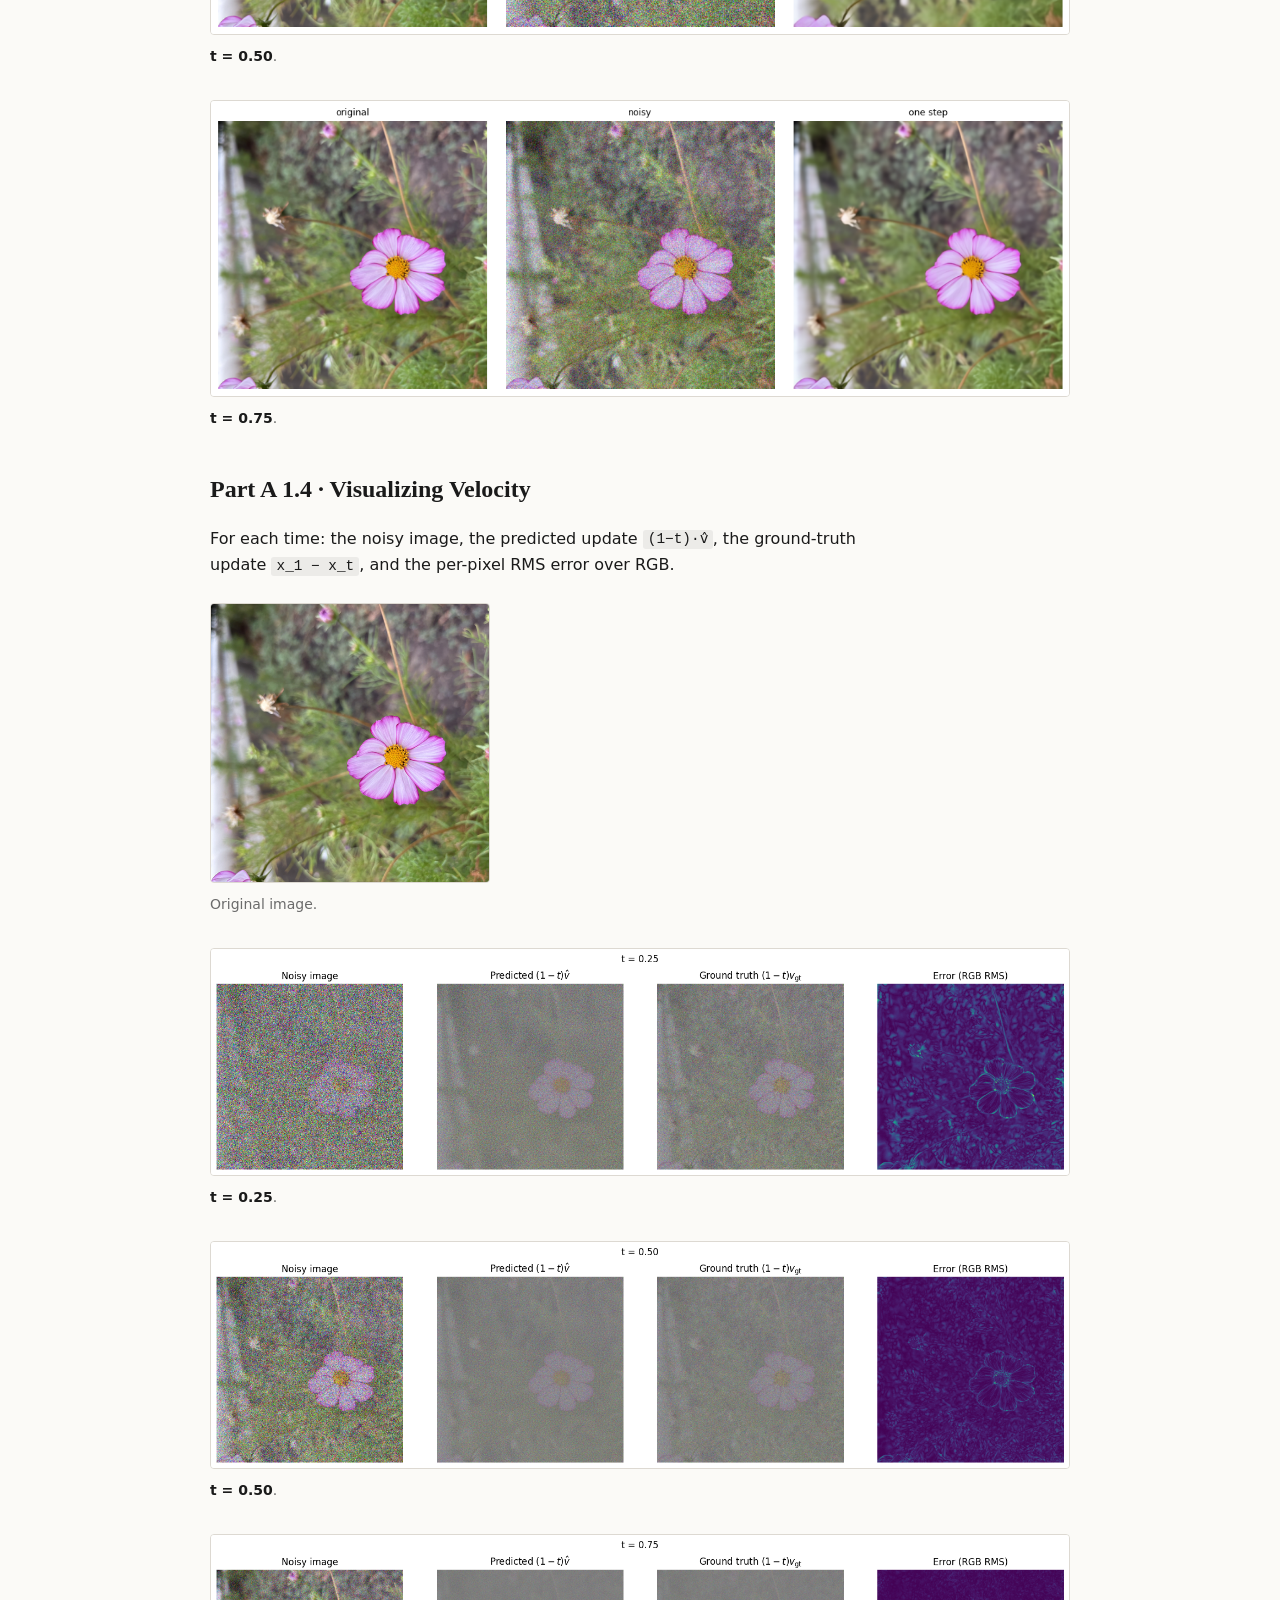
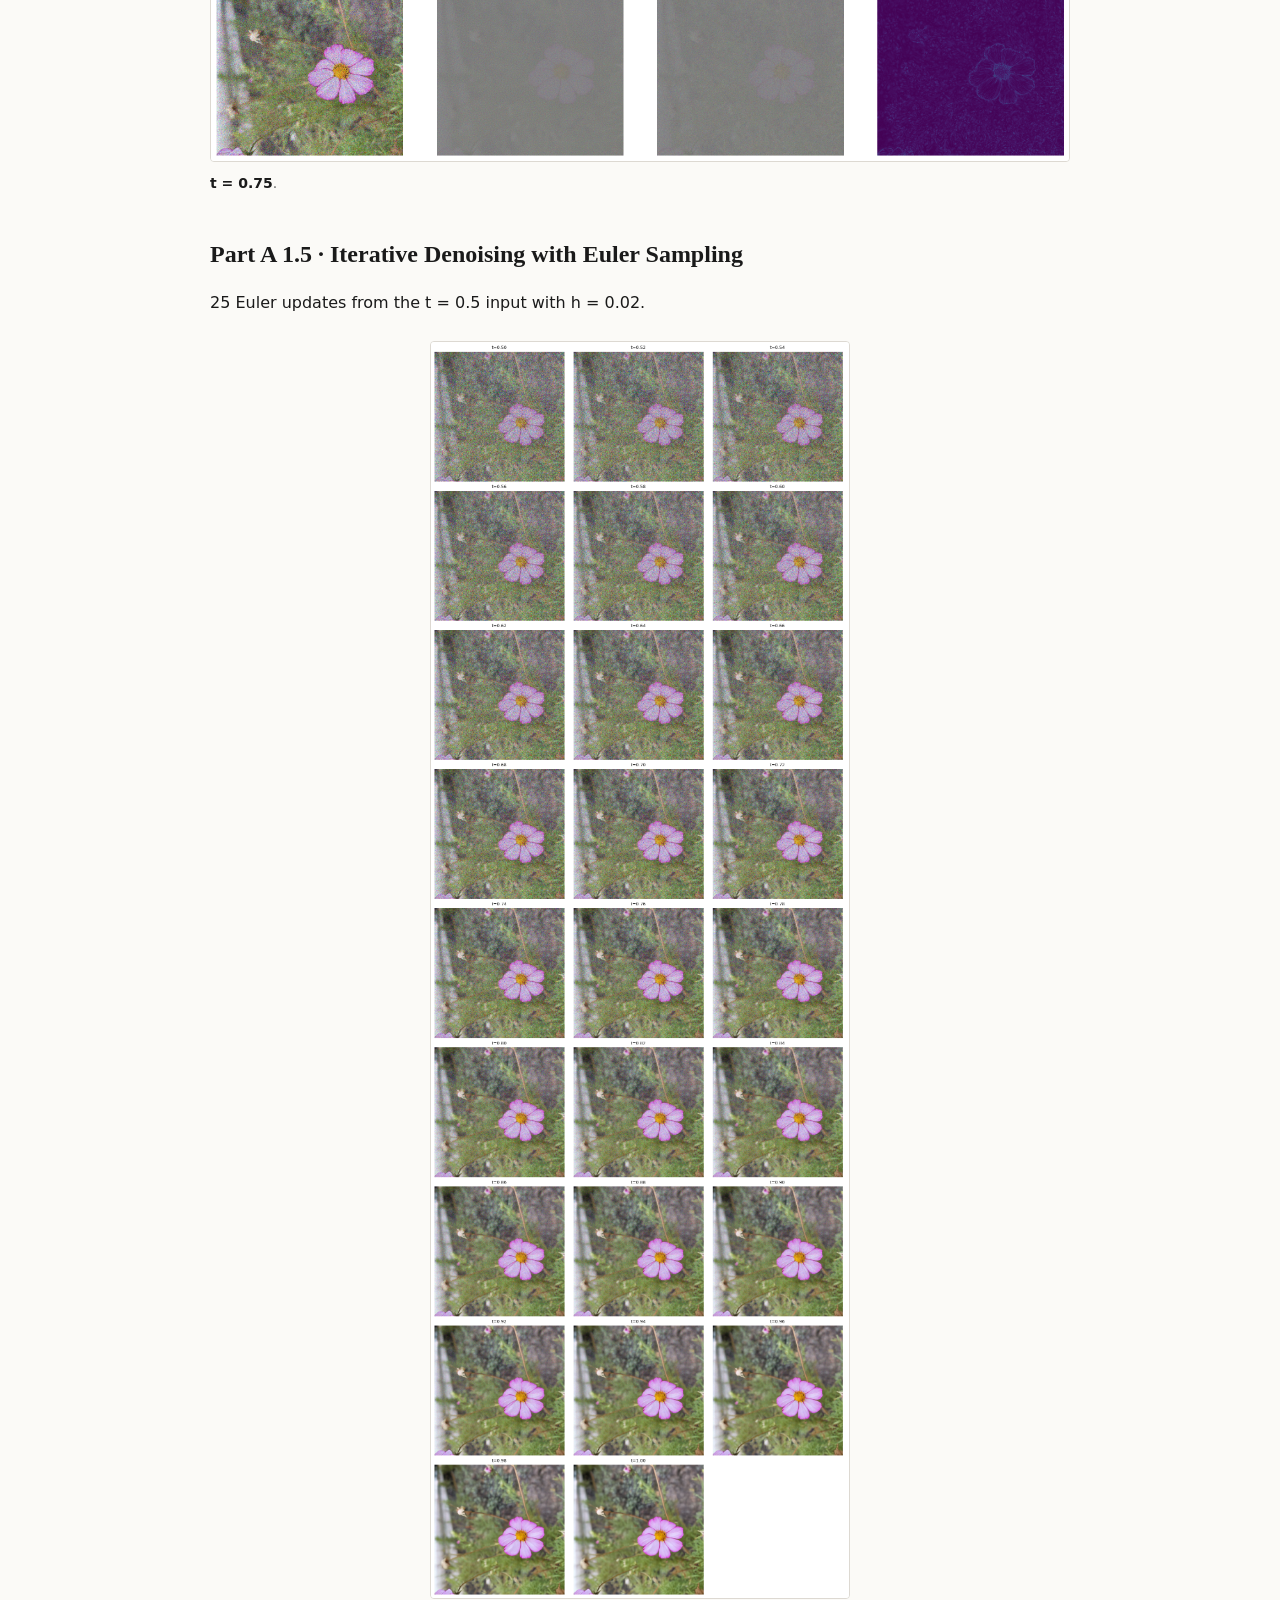
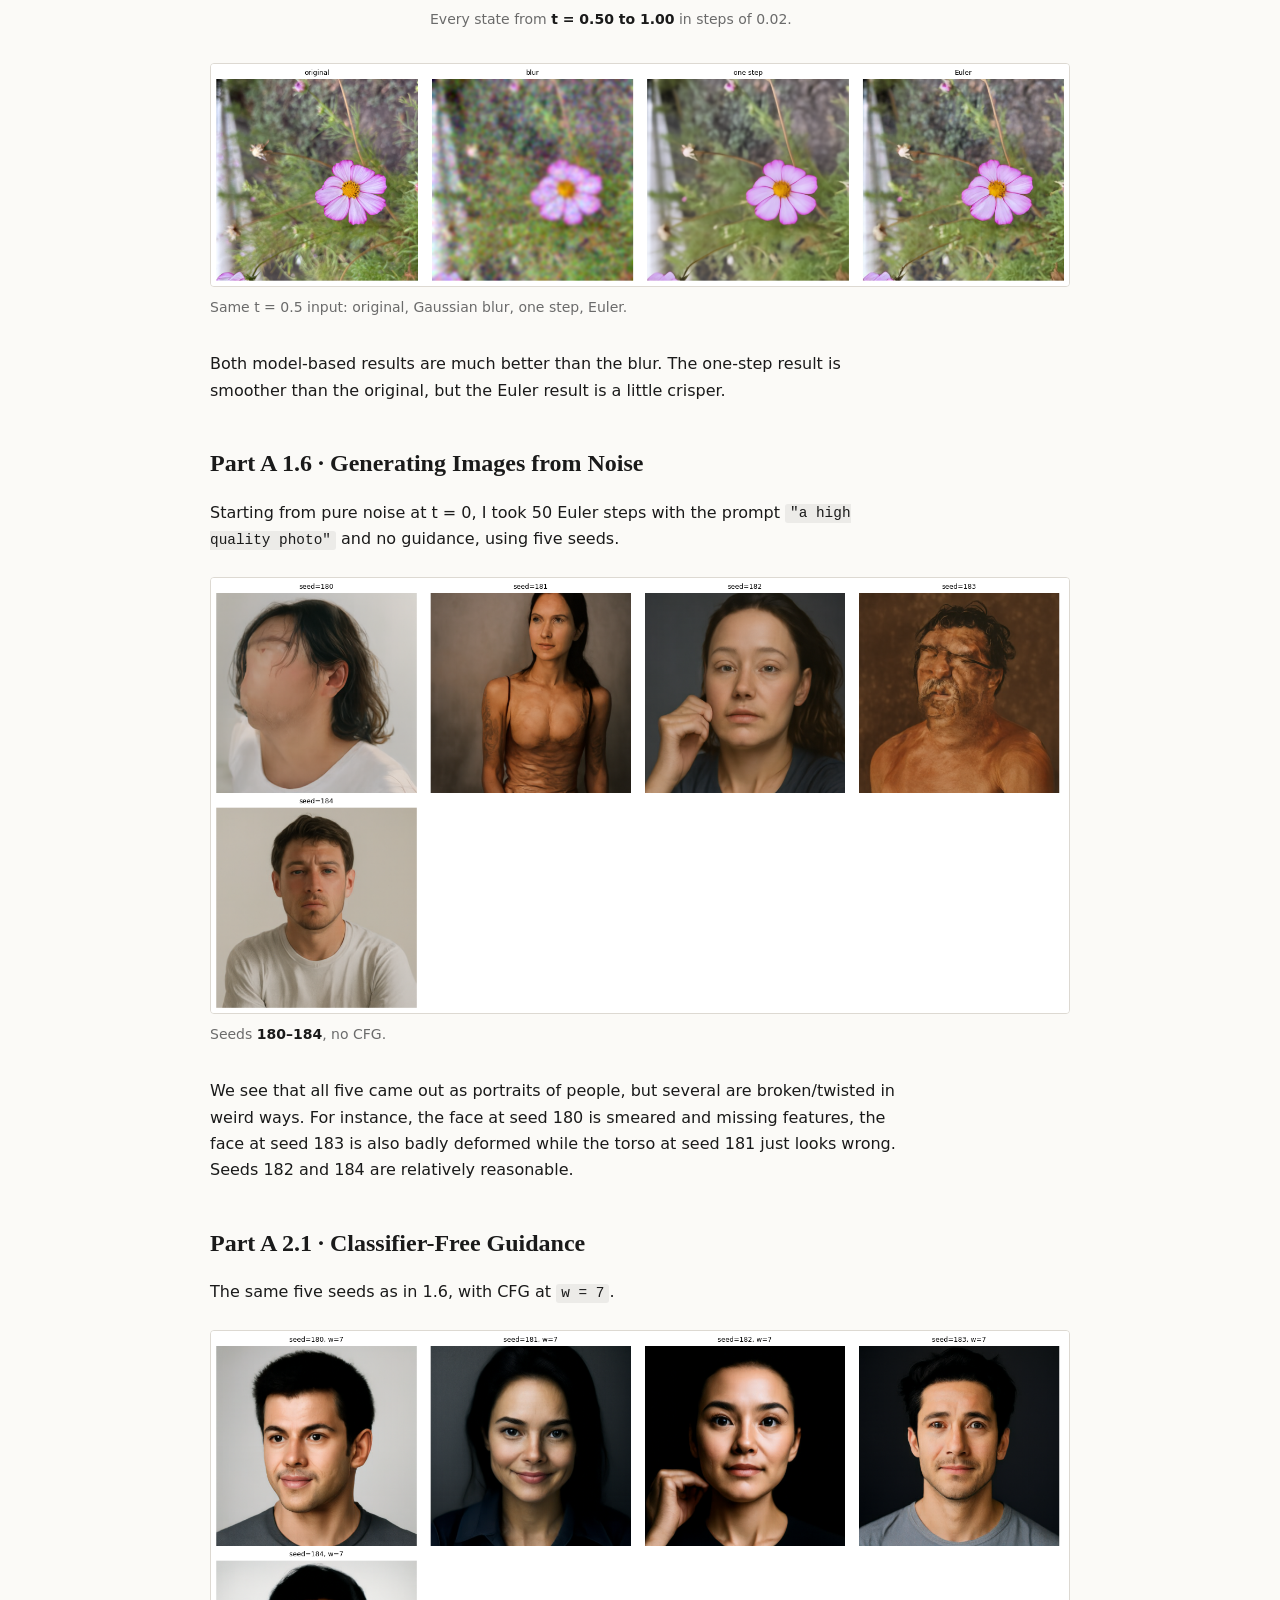
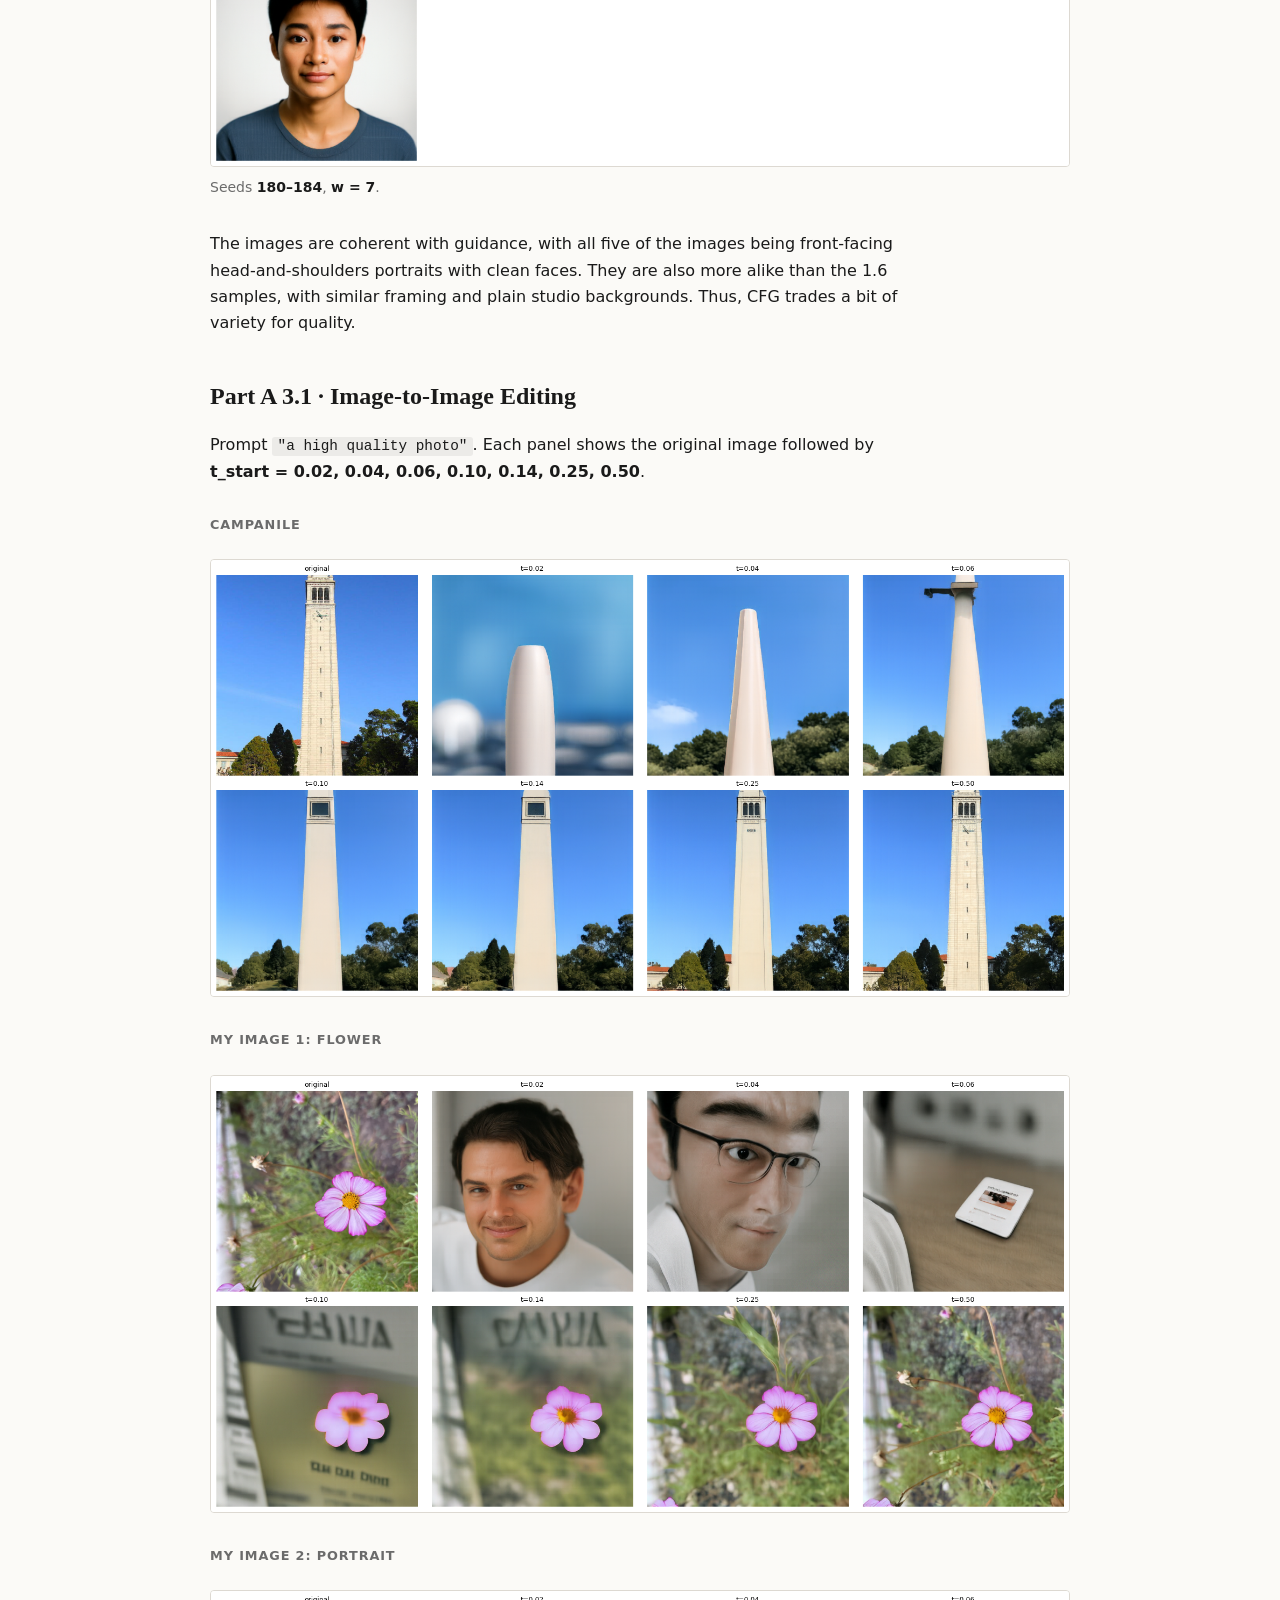
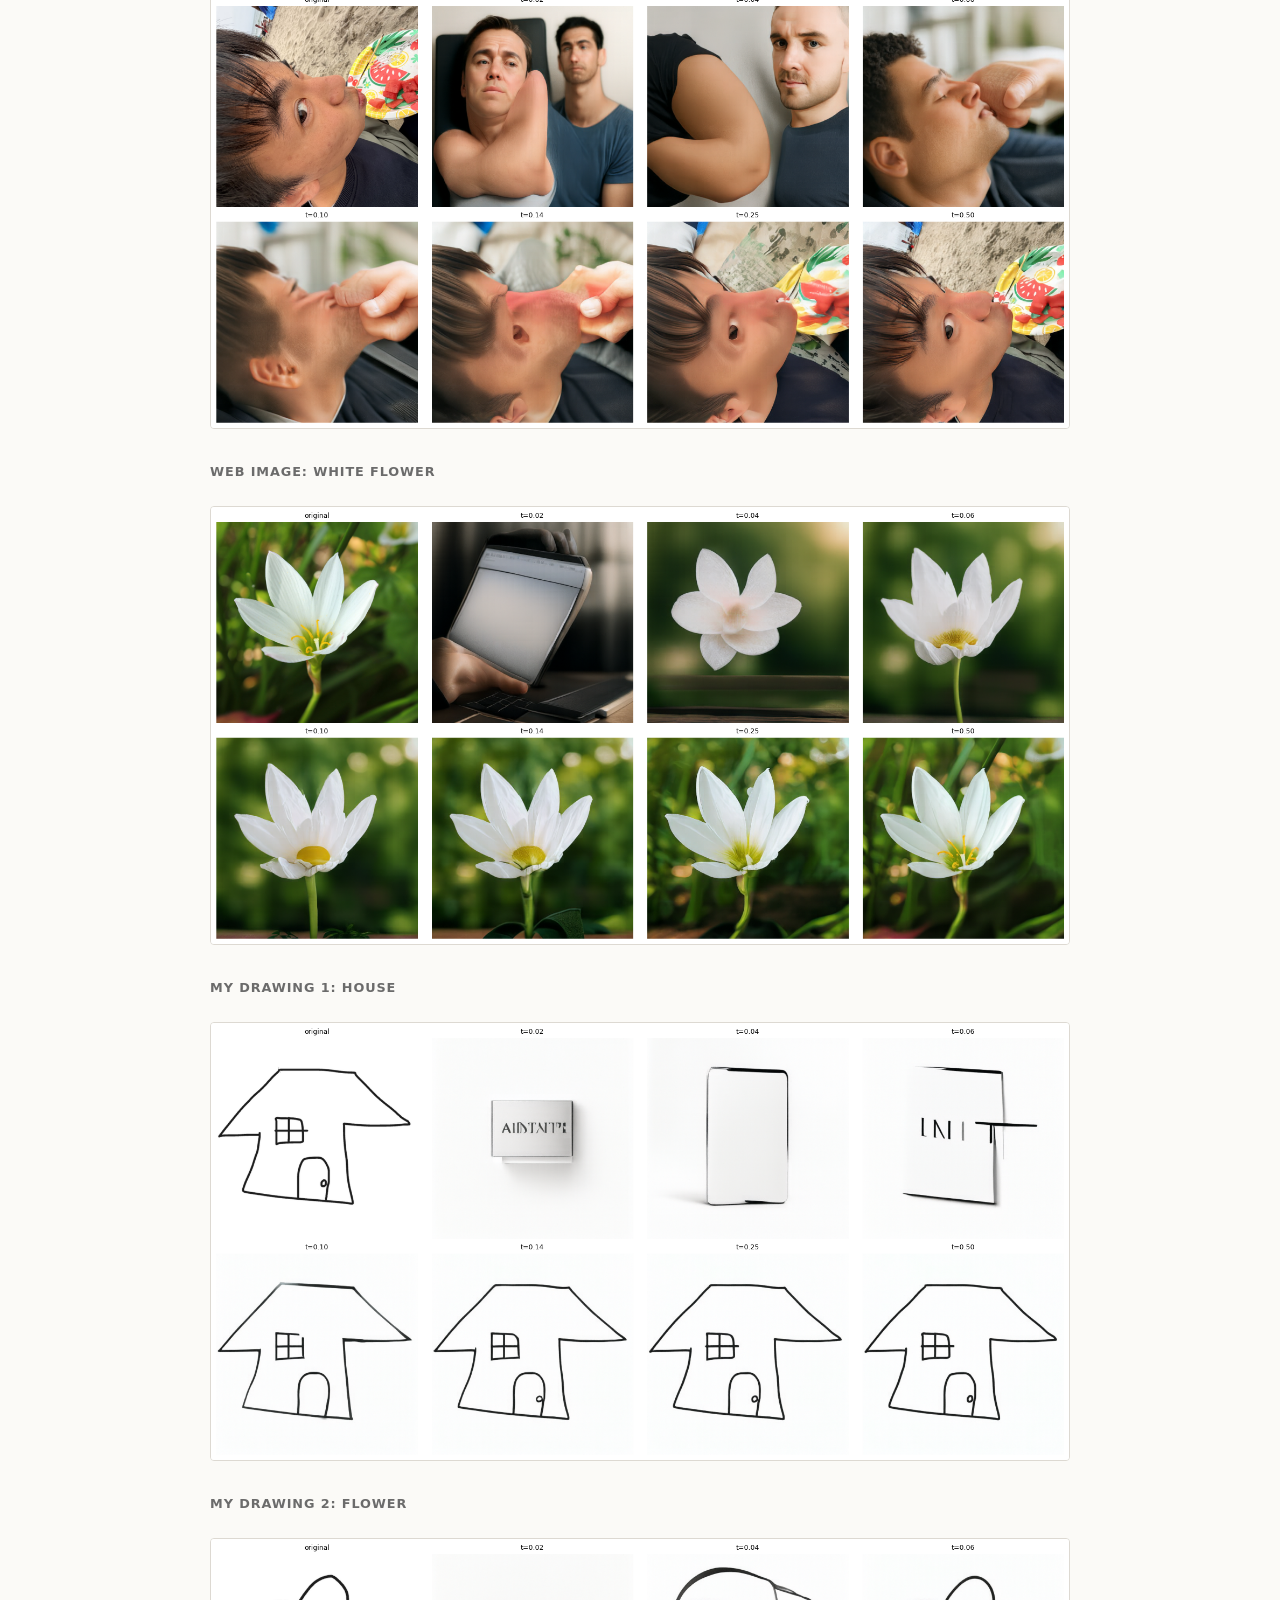
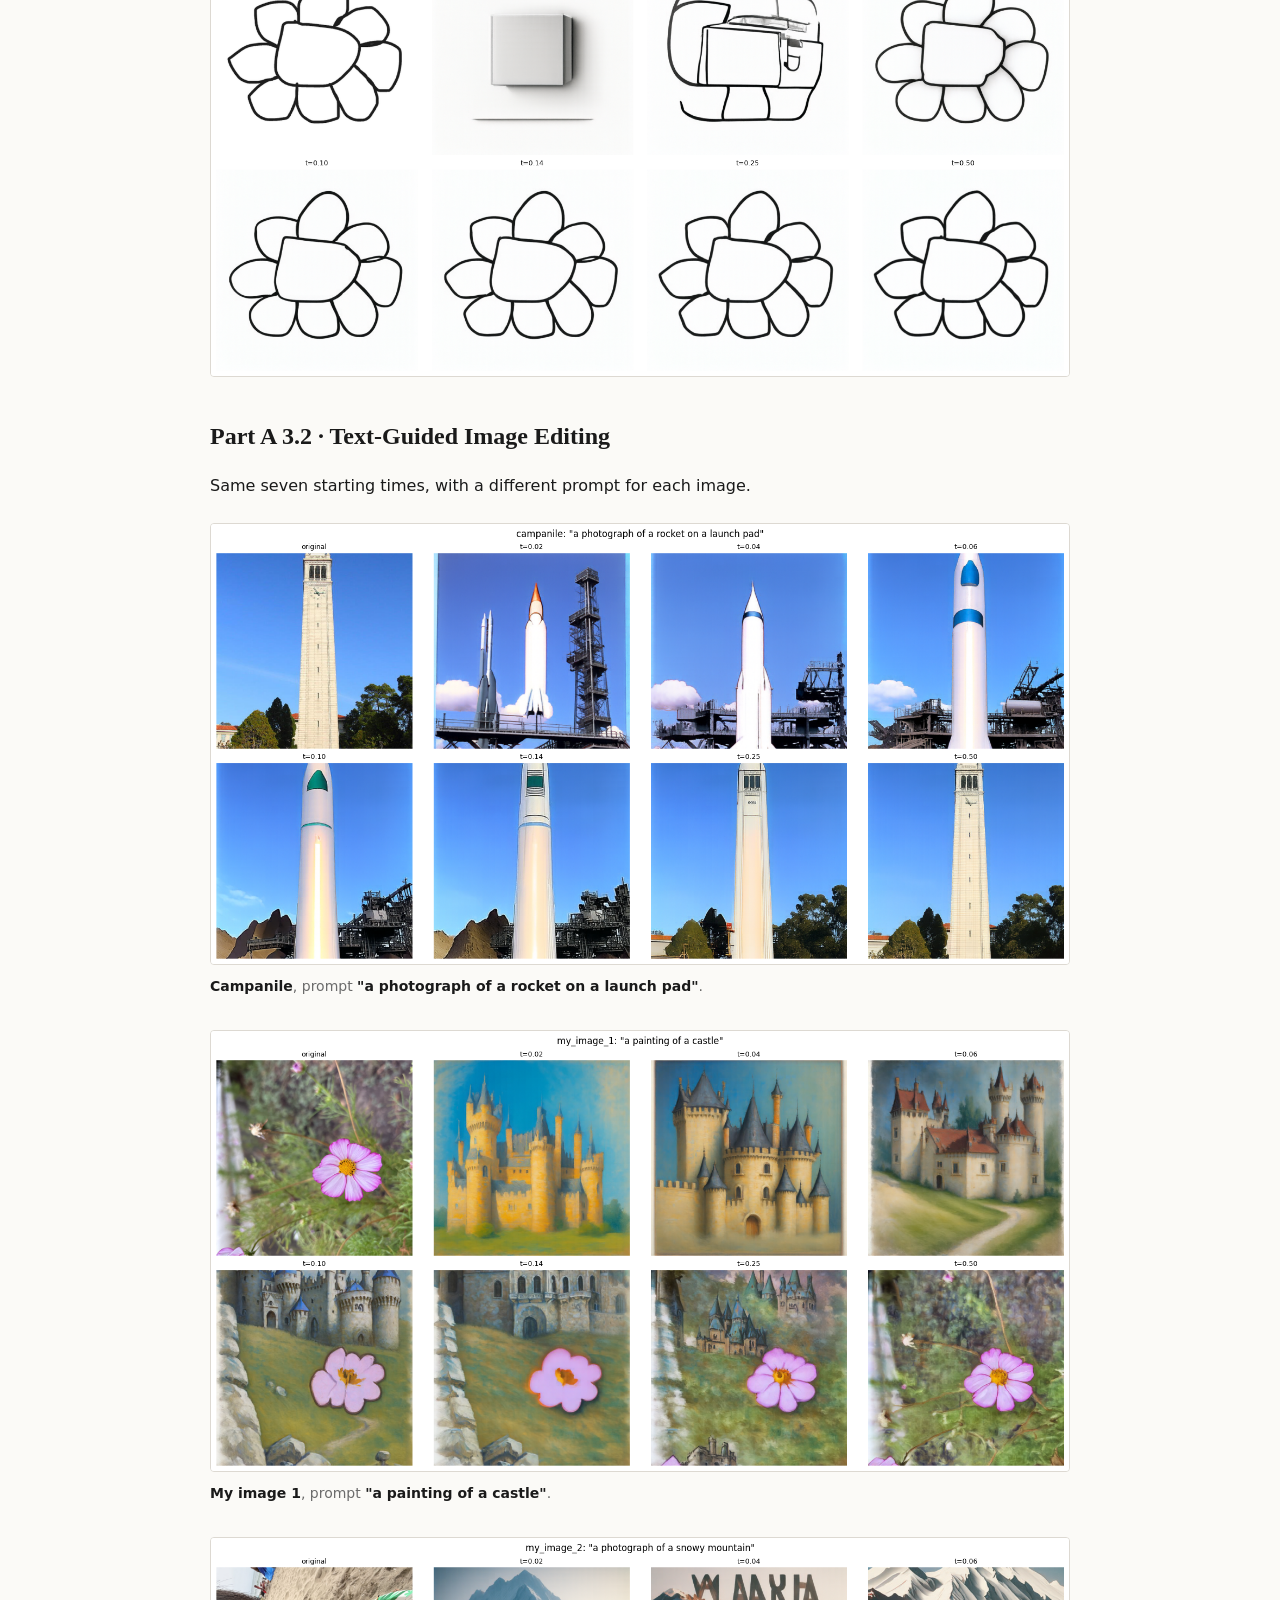
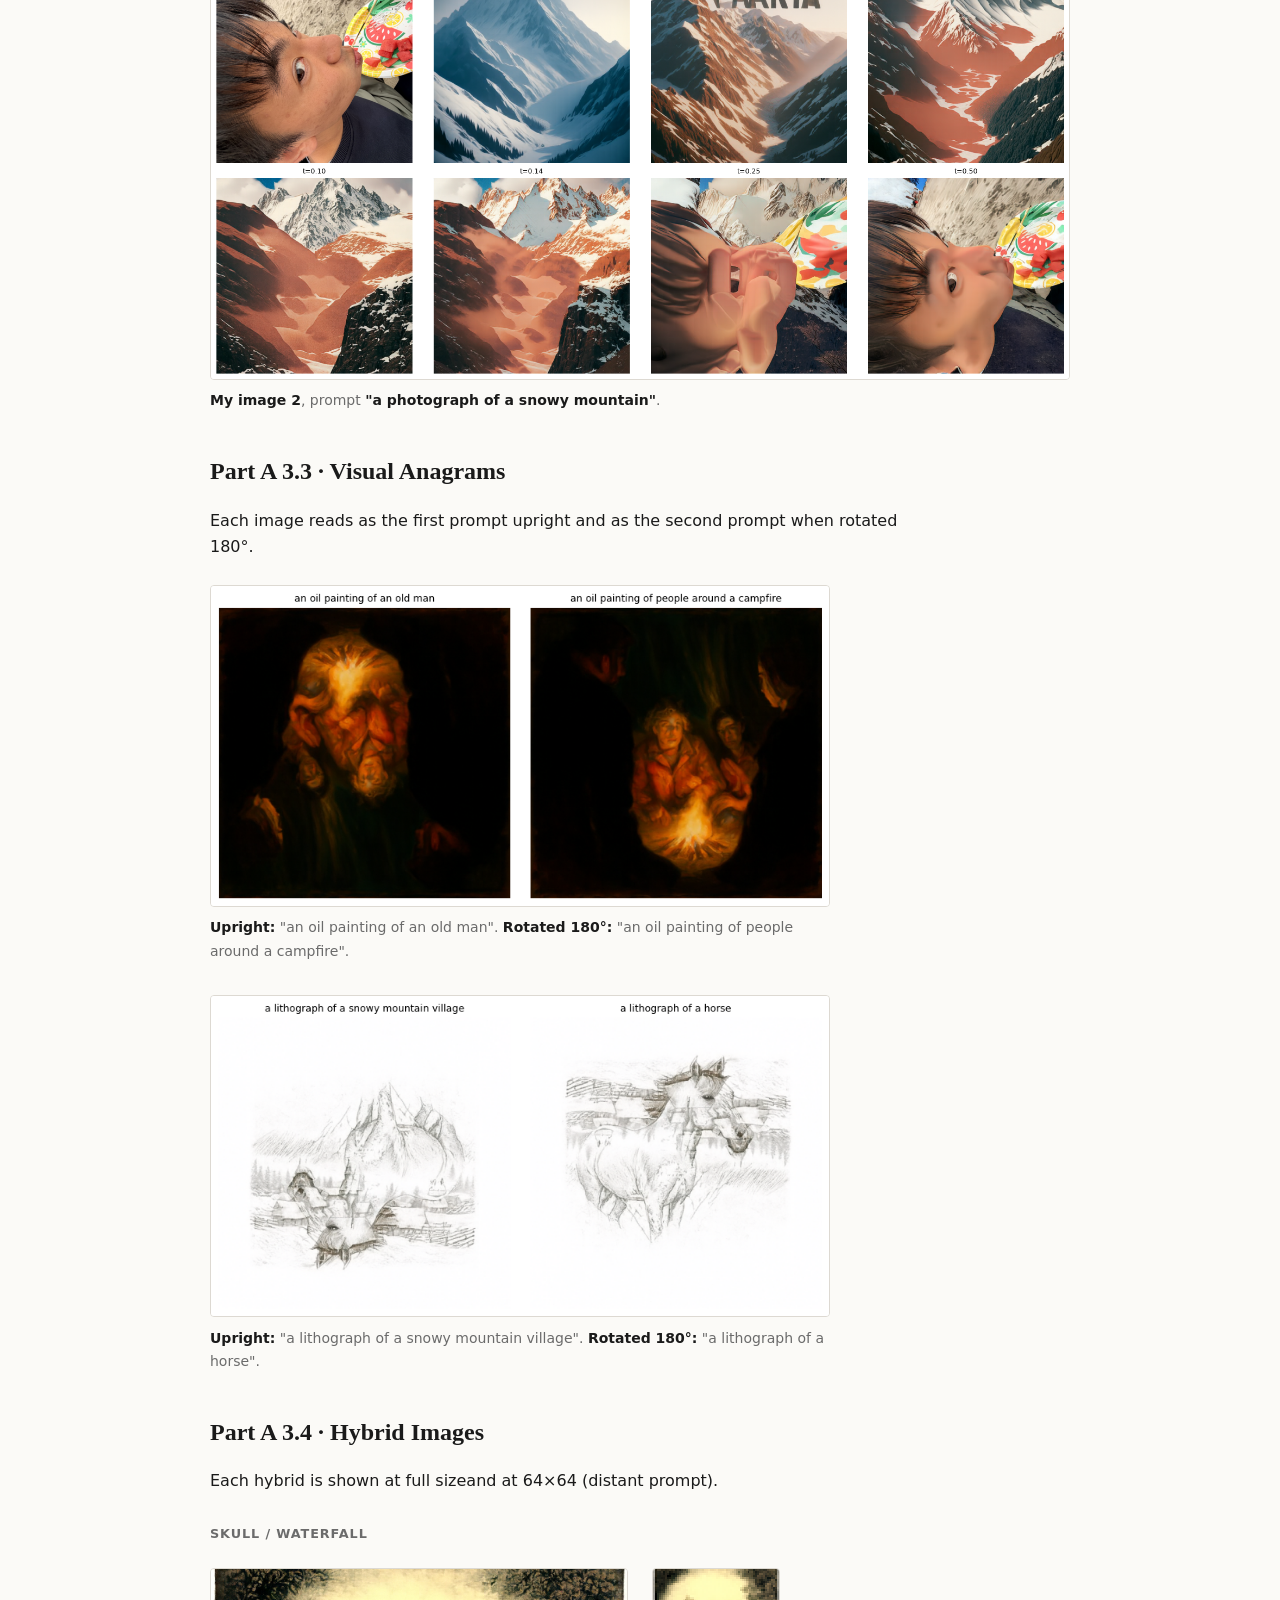
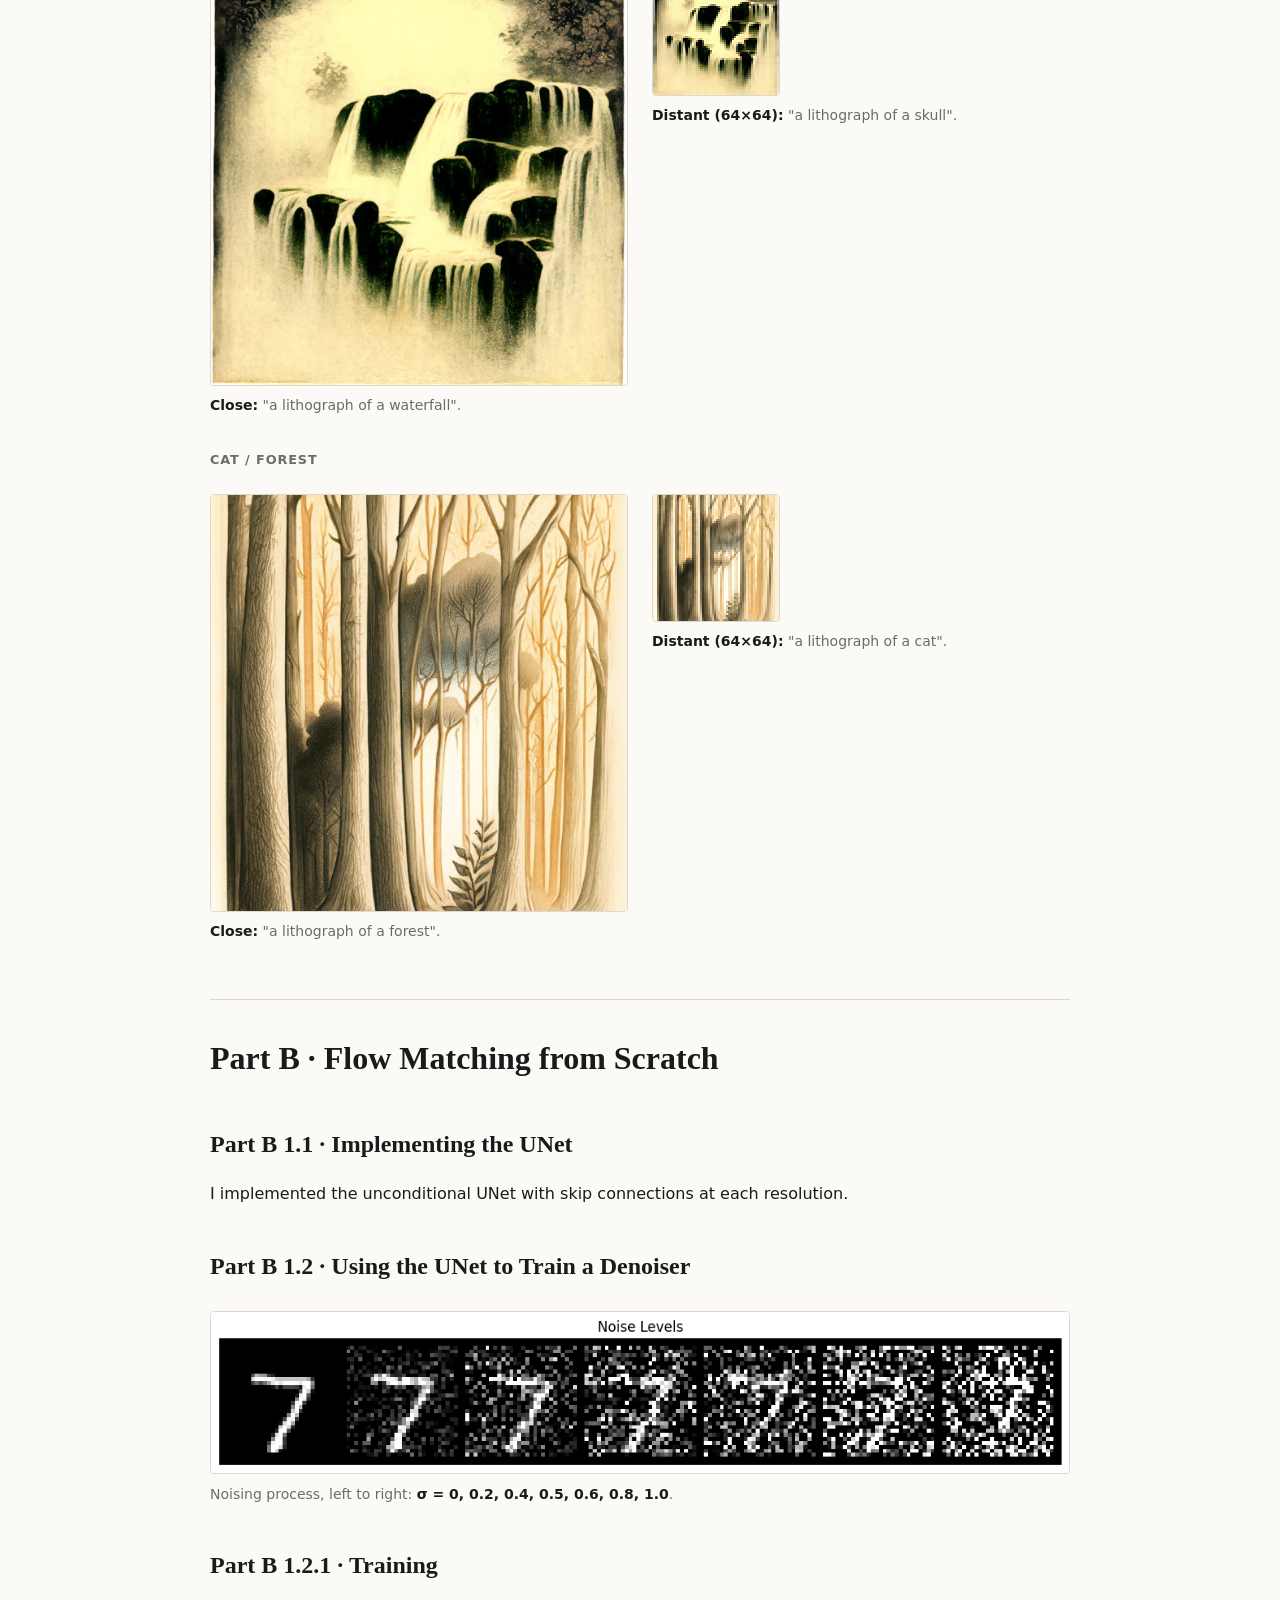
<file: proj3/index.html>
<!DOCTYPE html>
<html lang="en">
<head>
  <meta charset="utf-8">
  <meta name="viewport" content="width=device-width, initial-scale=1">
  <title>Project 3: Flow Models · CS180</title>
  <meta name="description" content="CS180 Project 3: sampling and editing with a pretrained flow model, and training flow-matching models on MNIST.">
  <link rel="stylesheet" href="../style.css">
  <style>
    code {
      font-family: ui-monospace, "SF Mono", Menlo, Consolas, monospace;
      font-size: .9em;
    }
    p code, li code {
      background: rgba(127, 127, 127, .12);
      padding: .1em .35em;
      border-radius: 3px;
    }

    .shot { margin: 1.5rem 0 2rem; }
    .shot img {
      border: 1px solid var(--line);
      border-radius: 4px;
      width: 100%;
    }
    .shot figcaption { margin-top: .6rem; }
    figure a { display: block; }

    h4 {
      font-family: var(--sans);
      font-size: .8rem;
      letter-spacing: .07em;
      text-transform: uppercase;
      color: var(--muted);
      margin: 1.75rem 0 .5rem;
    }

    /* --- project 3 additions --- */
    .part {
      font-size: 2rem;
      border-top: 1px solid var(--line);
      padding-top: 2rem;
      margin-top: 3.5rem;
    }
    .shot.mid { max-width: 620px; }
    .shot.narrow { max-width: 280px; }
    .shot.tall { max-width: 420px; margin-left: auto; margin-right: auto; }
    .pix {
      width: 128px !important;
      image-rendering: pixelated;
      border: 1px solid var(--line);
    }
    .quad {
      display: grid;
      grid-template-columns: repeat(4, 1fr);
      gap: 1rem;
      margin: 1.5rem 0 2rem;
    }
    .quad figure { margin: 0; }
    .quad img { border: 1px solid var(--line); border-radius: 4px; }
    @media (max-width: 700px) {
      .quad { grid-template-columns: repeat(2, 1fr); }
    }

    @media print {
      body { max-width: none; padding: 0; background: #fff; color: #000; }
      .back { display: none; }
      figure, .pair, .quad { break-inside: avoid; }
      h2, h4 { break-after: avoid; }
      a { color: inherit; text-decoration: none; }
      .part { break-before: page; }
      .shot.tall { max-width: 270px; }
    }
  </style>
</head>
<body>
  <a class="back" href="../">&larr; all projects</a>

  <header>
    <p class="tag">Programming Project #3</p>
    <h1>Flow Models</h1>
    <p class="sub">CS180: Intro to Computer Vision and Computational Photography</p>
  </header>

  <main>
    <p class="lede">In Part A of this project, I used a pretrained text-to-image flow model to add noise to images, remove noise from images, generate images from scratch, and edit images. I also made visual anagrams and hybrid images. In the second half of this project, Part B, I trained UNets on MNIST: first a one-step denoiser, then time- and class-conditioned flow matching models that generate digits from noise.</p>


    <h2 class="part" id="part-a">Part A &middot; Exploring the Power of Flow Models</h2>

    <p>Unless specified, I used seed 180, Euler step size <code>h = 0.02</code>, the text prompt <code>"a high quality photo"</code>, and CFG weight <code>w = 7</code> wherever guidance is on. For Sections 1.1&ndash;1.5 I used my own photo of a pink flower.</p>

    <h2 id="a-1-1">Part A 1.1 &middot; Constructing Noisy Training Inputs</h2>
    <p>I sampled one noise tensor and mixed it with the photo at three times, using <code>interpolate(image, noise, t)</code>.</p>
    <figure class="shot">
      <a href="media/a1_1_noisy_inputs.png"><img src="media/a1_1_noisy_inputs.png" alt="The flower photo next to noisy versions at t = 0.25, 0.5 and 0.75, getting clearer as t increases" width="1593" height="411" loading="lazy"></a>
      <figcaption>Original, then x<sub>t</sub> at <b>t = 0.25, 0.50, 0.75</b>.</figcaption>
    </figure>

    <h2 id="a-1-2">Part A 1.2 &middot; Classical Denoising</h2>
    <p>To set a baseline that uses no learning, I first divided each noisy input by t in order to restore the image's amplitude, then applied a Gaussian blur. I tried &sigma; &isin; {1, 2, 4, 8, 16} and kept the result with the lowest MSE to the clean photo.</p>
    <figure class="shot mid">
      <a href="media/a1_2_blur_t025.png"><img src="media/a1_2_blur_t025.png" alt="Noisy flower at t = 0.25 and its Gaussian-blurred estimate with sigma 8" width="793" height="411" loading="lazy"></a>
      <figcaption><b>t = 0.25</b>, best &sigma; = 8.</figcaption>
    </figure>
    <figure class="shot mid">
      <a href="media/a1_2_blur_t050.png"><img src="media/a1_2_blur_t050.png" alt="Noisy flower at t = 0.5 and its Gaussian-blurred estimate with sigma 4" width="793" height="411" loading="lazy"></a>
      <figcaption><b>t = 0.50</b>, best &sigma; = 4.</figcaption>
    </figure>
    <figure class="shot mid">
      <a href="media/a1_2_blur_t075.png"><img src="media/a1_2_blur_t075.png" alt="Noisy flower at t = 0.75 and its Gaussian-blurred estimate with sigma 2" width="793" height="411" loading="lazy"></a>
      <figcaption><b>t = 0.75</b>, best &sigma; = 2.</figcaption>
    </figure>

    <h2 id="a-1-3">Part A 1.3 &middot; One-Step Denoising</h2>
    <p>A single model call estimates the clean image: <code>x&#770;_1 = x_t + (1 &minus; t)&middot;v_&theta;(x_t, t, c)</code>.</p>
    <figure class="shot">
      <a href="media/a1_3_onestep_t025.png"><img src="media/a1_3_onestep_t025.png" alt="Original, noisy at t = 0.25, and one-step denoised flower" width="1193" height="411" loading="lazy"></a>
      <figcaption><b>t = 0.25</b>: original, noisy input, one-step estimate.</figcaption>
    </figure>
    <figure class="shot">
      <a href="media/a1_3_onestep_t050.png"><img src="media/a1_3_onestep_t050.png" alt="Original, noisy at t = 0.5, and one-step denoised flower" width="1193" height="411" loading="lazy"></a>
      <figcaption><b>t = 0.50</b>.</figcaption>
    </figure>
    <figure class="shot">
      <a href="media/a1_3_onestep_t075.png"><img src="media/a1_3_onestep_t075.png" alt="Original, noisy at t = 0.75, and one-step denoised flower" width="1193" height="411" loading="lazy"></a>
      <figcaption><b>t = 0.75</b>.</figcaption>
    </figure>

    <h2 id="a-1-4">Part A 1.4 &middot; Visualizing Velocity</h2>
    <p>For each time: the noisy image, the predicted update <code>(1&minus;t)&middot;v&#770;</code>, the ground-truth update <code>x_1 &minus; x_t</code>, and the per-pixel RMS error over RGB.</p>
    <figure class="shot narrow">
      <a href="media/a1_4_original.png"><img src="media/a1_4_original.png" alt="Original flower photo" width="512" height="512" loading="lazy"></a>
      <figcaption>Original image.</figcaption>
    </figure>
    <figure class="shot">
      <a href="media/a1_4_velocity_t025.png"><img src="media/a1_4_velocity_t025.png" alt="At t = 0.25: noisy image, predicted update, ground-truth update, and RMS error heatmap" width="1558" height="411" loading="lazy"></a>
      <figcaption><b>t = 0.25</b>.</figcaption>
    </figure>
    <figure class="shot">
      <a href="media/a1_4_velocity_t050.png"><img src="media/a1_4_velocity_t050.png" alt="At t = 0.5: noisy image, predicted update, ground-truth update, and RMS error heatmap" width="1558" height="411" loading="lazy"></a>
      <figcaption><b>t = 0.50</b>.</figcaption>
    </figure>
    <figure class="shot">
      <a href="media/a1_4_velocity_t075.png"><img src="media/a1_4_velocity_t075.png" alt="At t = 0.75: noisy image, predicted update, ground-truth update, and RMS error heatmap" width="1558" height="411" loading="lazy"></a>
      <figcaption><b>t = 0.75</b>.</figcaption>
    </figure>

    <h2 id="a-1-5">Part A 1.5 &middot; Iterative Denoising with Euler Sampling</h2>
    <p>25 Euler updates from the t = 0.5 input with h = 0.02.</p>
    <figure class="shot tall">
      <a href="media/a1_5_trajectory.png"><img src="media/a1_5_trajectory.png" alt="Grid of all 26 saved Euler states from t = 0.50 to t = 1.00 in steps of 0.02, the flower getting progressively cleaner" width="1202" height="3611" loading="lazy"></a>
      <figcaption>Every state from <b>t = 0.50 to 1.00</b> in steps of 0.02.</figcaption>
    </figure>
    <figure class="shot">
      <a href="media/a1_5_comparison.png"><img src="media/a1_5_comparison.png" alt="Original flower compared with Gaussian blur, one-step, and Euler results from the t = 0.5 input" width="1593" height="411" loading="lazy"></a>
      <figcaption>Same t = 0.5 input: original, Gaussian blur, one step, Euler.</figcaption>
    </figure>
    <p>Both model-based results are much better than the blur. The one-step result is smoother than the original, but the Euler result is a little crisper.</p>

    <h2 id="a-1-6">Part A 1.6 &middot; Generating Images from Noise</h2>
    <p>Starting from pure noise at t = 0, I took 50 Euler steps with the prompt <code>"a high quality photo"</code> and no guidance, using five seeds.</p>
    <figure class="shot">
      <a href="media/a1_6_samples.png"><img src="media/a1_6_samples.png" alt="Five generated images for seeds 180 to 184, all portraits of people, several with distorted faces" width="1602" height="811" loading="lazy"></a>
      <figcaption>Seeds <b>180&ndash;184</b>, no CFG.</figcaption>
    </figure>
    <p>We see that all five came out as portraits of people, but several are broken/twisted in weird ways. For instance, the face at seed 180 is smeared and missing features, the face at seed 183 is also badly deformed while the torso at seed 181 just looks wrong. Seeds 182 and 184 are relatively reasonable.</p>

    <h2 id="a-2-1">Part A 2.1 &middot; Classifier-Free Guidance</h2>
    <p>The same five seeds as in 1.6, with CFG at <code>w = 7</code>.</p>
    <figure class="shot">
      <a href="media/a2_1_cfg_samples.png"><img src="media/a2_1_cfg_samples.png" alt="Five CFG samples for seeds 180 to 184, all coherent front-facing studio portraits" width="1602" height="811" loading="lazy"></a>
      <figcaption>Seeds <b>180&ndash;184</b>, <b>w = 7</b>.</figcaption>
    </figure>
    <p>The images are coherent with guidance, with all five of the images being front-facing head-and-shoulders portraits with clean faces. They are also more alike than the 1.6 samples, with similar framing and plain studio backgrounds. Thus, CFG trades a bit of variety for quality.</p>

    <h2 id="a-3-1">Part A 3.1 &middot; Image-to-Image Editing</h2>
    <p>Prompt <code>"a high quality photo"</code>. Each panel shows the original image followed by <b>t_start = 0.02, 0.04, 0.06, 0.10, 0.14, 0.25, 0.50</b>.</p>

    <h4>Campanile</h4>
    <figure class="shot">
      <a href="media/a3_1_campanile.png"><img src="media/a3_1_campanile.png" alt="Campanile original and seven edits; low start times give a plain white tower, higher ones restore the belfry and clock" width="1593" height="811" loading="lazy"></a>
    </figure>

    <h4>My image 1: flower</h4>
    <figure class="shot">
      <a href="media/a3_1_my_image_1.png"><img src="media/a3_1_my_image_1.png" alt="Flower photo original and seven edits; early times become portraits and a device on a table, later times return to the flower" width="1593" height="811" loading="lazy"></a>
    </figure>

    <h4>My image 2: portrait</h4>
    <figure class="shot">
      <a href="media/a3_1_my_image_2.png"><img src="media/a3_1_my_image_2.png" alt="Sideways portrait with a watermelon plate, and seven edits; early times become different people, later times restore the pose and plate" width="1593" height="811" loading="lazy"></a>
    </figure>

    <h4>Web image: white flower</h4>
    <figure class="shot">
      <a href="media/a3_1_web_image.png"><img src="media/a3_1_web_image.png" alt="White flower from the web and seven edits; 0.02 becomes a hand holding a tablet, later times are white flowers" width="1593" height="811" loading="lazy"></a>
    </figure>

    <h4>My drawing 1: house</h4>
    <figure class="shot">
      <a href="media/a3_1_drawing_1.png"><img src="media/a3_1_drawing_1.png" alt="Hand-drawn house and seven edits; early times become white boxes with fake lettering, from 0.10 the drawing is reproduced" width="1593" height="811" loading="lazy"></a>
    </figure>

    <h4>My drawing 2: flower</h4>
    <figure class="shot">
      <a href="media/a3_1_drawing_2.png"><img src="media/a3_1_drawing_2.png" alt="Hand-drawn flower and seven edits; 0.02 is a white box, 0.04 a boxy object, from 0.06 the drawing" width="1593" height="811" loading="lazy"></a>
    </figure>

    <h2 id="a-3-2">Part A 3.2 &middot; Text-Guided Image Editing</h2>
    <p>Same seven starting times, with a different prompt for each image.</p>
    <figure class="shot">
      <a href="media/a3_2_campanile_rocket.png"><img src="media/a3_2_campanile_rocket.png" alt="Campanile edited toward a rocket on a launch pad at seven start times" width="1580" height="811" loading="lazy"></a>
      <figcaption><b>Campanile</b>, prompt <b>"a photograph of a rocket on a launch pad"</b>.</figcaption>
    </figure>
    <figure class="shot">
      <a href="media/a3_2_my_image_1_castle.png"><img src="media/a3_2_my_image_1_castle.png" alt="Flower photo edited toward a painting of a castle at seven start times" width="1580" height="811" loading="lazy"></a>
      <figcaption><b>My image 1</b>, prompt <b>"a painting of a castle"</b>.</figcaption>
    </figure>
    <figure class="shot">
      <a href="media/a3_2_my_image_2_mountain.png"><img src="media/a3_2_my_image_2_mountain.png" alt="Portrait edited toward a snowy mountain at seven start times" width="1580" height="811" loading="lazy"></a>
      <figcaption><b>My image 2</b>, prompt <b>"a photograph of a snowy mountain"</b>.</figcaption>
    </figure>

    <h2 id="a-3-3">Part A 3.3 &middot; Visual Anagrams</h2>
    <p>Each image reads as the first prompt upright and as the second prompt when rotated 180&deg;.</p>
    <figure class="shot mid">
      <a href="media/a3_3_oldman_campfire.png"><img src="media/a3_3_oldman_campfire.png" alt="Left: upright view reading as an old man; right: the same image rotated 180 degrees reading as people around a campfire" width="793" height="411" loading="lazy"></a>
      <figcaption><b>Upright:</b> "an oil painting of an old man". <b>Rotated 180&deg;:</b> "an oil painting of people around a campfire".</figcaption>
    </figure>
    <figure class="shot mid">
      <a href="media/a3_3_village_horse.png"><img src="media/a3_3_village_horse.png" alt="Left: upright view of a snowy mountain village; right: the same image rotated 180 degrees showing a horse" width="793" height="411" loading="lazy"></a>
      <figcaption><b>Upright:</b> "a lithograph of a snowy mountain village". <b>Rotated 180&deg;:</b> "a lithograph of a horse".</figcaption>
    </figure>

    <h2 id="a-3-4">Part A 3.4 &middot; Hybrid Images</h2>
    <p>Each hybrid is shown at full sizeand at 64&times;64 (distant prompt).</p>

    <h4>Skull / waterfall</h4>
    <div class="pair">
      <figure>
        <a href="media/a3_4_skull_waterfall_full.png"><img src="media/a3_4_skull_waterfall_full.png" alt="Full-size lithograph of a waterfall cascading over dark rocks" width="512" height="512" loading="lazy"></a>
        <figcaption><b>Close:</b> "a lithograph of a waterfall".</figcaption>
      </figure>
      <figure>
        <img class="pix" src="media/a3_4_skull_waterfall_64.png" alt="The same image at 64 by 64 pixels" width="64" height="64" loading="lazy">
        <figcaption><b>Distant (64&times;64):</b> "a lithograph of a skull".</figcaption>
      </figure>
    </div>

    <h4>Cat / forest</h4>
    <div class="pair">
      <figure>
        <a href="media/a3_4_cat_forest_full.png"><img src="media/a3_4_cat_forest_full.png" alt="Full-size lithograph of a forest of tall tree trunks" width="512" height="512" loading="lazy"></a>
        <figcaption><b>Close:</b> "a lithograph of a forest".</figcaption>
      </figure>
      <figure>
        <img class="pix" src="media/a3_4_cat_forest_64.png" alt="The same image at 64 by 64 pixels" width="64" height="64" loading="lazy">
        <figcaption><b>Distant (64&times;64):</b> "a lithograph of a cat".</figcaption>
      </figure>
    </div>

    <h2 class="part" id="part-b">Part B &middot; Flow Matching from Scratch</h2>

    <h2 id="b-1-1">Part B 1.1 &middot; Implementing the UNet</h2>
    <p>I implemented the unconditional UNet with skip connections at each resolution.</p>

    <h2 id="b-1-2">Part B 1.2 &middot; Using the UNet to Train a Denoiser</h2>
    <figure class="shot">
      <a href="media/b1_2_noise_levels.png"><img src="media/b1_2_noise_levels.png" alt="An MNIST 7 with Gaussian noise at sigma 0, 0.2, 0.4, 0.5, 0.6, 0.8 and 1.0" width="1043" height="196" loading="lazy"></a>
      <figcaption>Noising process, left to right: <b>&sigma; = 0, 0.2, 0.4, 0.5, 0.6, 0.8, 1.0</b>.</figcaption>
    </figure>

    <h2 id="b-1-2-1">Part B 1.2.1 &middot; Training</h2>
    <figure class="shot">
      <a href="media/b1_2_1_loss.png"><img src="media/b1_2_1_loss.png" alt="Training loss curve for the sigma 0.5 denoiser, dropping sharply then flattening" width="788" height="290" loading="lazy"></a>
      <figcaption>Training loss, &sigma; = 0.5.</figcaption>
    </figure>
    <figure class="shot">
      <a href="media/b1_2_1_epoch1.png"><img src="media/b1_2_1_epoch1.png" alt="Sixteen test digits after epoch 1: clean, noisy, and denoised rows" width="1189" height="265" loading="lazy"></a>
      <figcaption><b>Epoch 1.</b> Rows: clean, noisy (&sigma; = 0.5), denoised.</figcaption>
    </figure>
    <figure class="shot">
      <a href="media/b1_2_1_epoch5.png"><img src="media/b1_2_1_epoch5.png" alt="Sixteen test digits after epoch 5: clean, noisy, and denoised rows" width="1189" height="265" loading="lazy"></a>
      <figcaption><b>Epoch 5.</b></figcaption>
    </figure>

    <h2 id="b-1-2-2">Part B 1.2.2 &middot; Out-of-Distribution Testing</h2>
    <figure class="shot">
      <a href="media/b1_2_2_ood.png"><img src="media/b1_2_2_ood.png" alt="Top row: a 7 with noise from sigma 0 to 1.0; bottom row: denoised outputs, clean until 0.6 and garbled at 1.0" width="627" height="219" loading="lazy"></a>
      <figcaption>Top: noisy inputs at <b>&sigma; = 0, 0.2, 0.4, 0.5, 0.6, 0.8, 1.0</b>. Bottom: denoiser output.</figcaption>
    </figure>

    <h2 id="b-1-2-3">Part B 1.2.3 &middot; Denoising Pure Noise</h2>
    <figure class="shot">
      <a href="media/b1_2_3_loss.png"><img src="media/b1_2_3_loss.png" alt="Training loss for the pure-noise model, dropping quickly then flat at a high plateau" width="779" height="290" loading="lazy"></a>
      <figcaption>Training loss.</figcaption>
    </figure>
    <div class="pair">
      <figure>
        <a href="media/b1_2_3_epoch1.png"><img src="media/b1_2_3_epoch1.png" alt="Sixteen outputs after epoch 1, all the same blurry digit-like blob" width="713" height="219" loading="lazy"></a>
        <figcaption><b>Epoch 1</b>.</figcaption>
      </figure>
      <figure>
        <a href="media/b1_2_3_epoch5.png"><img src="media/b1_2_3_epoch5.png" alt="Sixteen outputs after epoch 5, all the same blurry digit-like blob" width="713" height="219" loading="lazy"></a>
        <figcaption><b>Epoch 5</b>.</figcaption>
      </figure>
    </div>
    <p>Every output we get is the same blurry gray figure, which kind of looks like several digits overlaid. As the input has no information about the target, the prediction that minimises MSE is just the average of our training digits. Thus, the network learns to output a single average image.</p>

    <h2 id="b-2-1">Part B 2.1 &middot; Adding Time Conditioning to UNet</h2>
    <p>As instructed, I added time conditioning to the UNet with two <code>FCBlock</code>s.</p>

    <h2 id="b-2-2">Part B 2.2 &middot; Training the Time-Conditioned UNet</h2>
    <figure class="shot">
      <a href="media/b2_2_loss.png"><img src="media/b2_2_loss.png" alt="Training loss for the time-conditioned UNet with one large spike at the start, then low and flat" width="790" height="290" loading="lazy"></a>
      <figcaption>Training loss.</figcaption>
    </figure>

    <h2 id="b-2-3">Part B 2.3 &middot; Sampling from the Time-Conditioned UNet</h2>
    <figure class="shot">
      <a href="media/b2_3_epoch1.png"><img src="media/b2_3_epoch1.png" alt="Sixteen samples after epoch 1, mostly broken stroke fragments" width="713" height="219" loading="lazy"></a>
      <figcaption><b>Epoch 1</b>.</figcaption>
    </figure>
    <figure class="shot">
      <a href="media/b2_3_epoch5.png"><img src="media/b2_3_epoch5.png" alt="Sixteen samples after epoch 5, some recognisable digits and some malformed" width="713" height="219" loading="lazy"></a>
      <figcaption><b>Epoch 5</b>.</figcaption>
    </figure>
    <figure class="shot">
      <a href="media/b2_3_epoch10.png"><img src="media/b2_3_epoch10.png" alt="Sixteen samples after epoch 10, mostly connected digit-like strokes" width="713" height="219" loading="lazy"></a>
      <figcaption><b>Epoch 10</b>.</figcaption>
    </figure>

    <h2 id="b-2-4">Part B 2.4 &middot; Adding Class-Conditioning to UNet</h2>
    <p>I added two more <code>FCBlock</code>s for a one-hot class vector, which is dropped 10% of the time during training.</p>

    <h2 id="b-2-5">Part B 2.5 &middot; Training the Class-Conditioned UNet</h2>
    <div class="pair">
      <figure>
        <a href="media/b2_5_loss_scheduled.png"><img src="media/b2_5_loss_scheduled.png" alt="Training loss for the scheduled class-conditioned run" width="790" height="290" loading="lazy"></a>
        <figcaption>Training loss, <b>with scheduler</b>.</figcaption>
      </figure>
      <figure>
        <a href="media/b2_5_loss_constant.png"><img src="media/b2_5_loss_constant.png" alt="Training loss for the constant learning rate class-conditioned run" width="790" height="290" loading="lazy"></a>
        <figcaption>Training loss, <b>no scheduler</b> (constant lr 1e-3).</figcaption>
      </figure>
    </div>

    <h2 id="b-2-6">Part B 2.6 &middot; Sampling from the Class-Conditioned UNet</h2>
    <p>Each grid has four instances of each digit, 0 at the top to 9 at the bottom.</p>
    <div class="quad">
      <figure>
        <a href="media/b2_6_scheduled_epoch1.png"><img src="media/b2_6_scheduled_epoch1.png" alt="Scheduled model epoch 1: ten rows of four digits 0 to 9, correct classes but speckled strokes" width="463" height="1139" loading="lazy"></a>
        <figcaption><b>Epoch 1</b></figcaption>
      </figure>
      <figure>
        <a href="media/b2_6_scheduled_epoch5.png"><img src="media/b2_6_scheduled_epoch5.png" alt="Scheduled model epoch 5: ten rows of four clean digits 0 to 9" width="463" height="1139" loading="lazy"></a>
        <figcaption><b>Epoch 5</b></figcaption>
      </figure>
      <figure>
        <a href="media/b2_6_scheduled_epoch10.png"><img src="media/b2_6_scheduled_epoch10.png" alt="Scheduled model epoch 10: ten rows of four clean digits 0 to 9" width="463" height="1139" loading="lazy"></a>
        <figcaption><b>Epoch 10</b></figcaption>
      </figure>
      <figure>
        <a href="media/b2_6_constant_epoch10.png"><img src="media/b2_6_constant_epoch10.png" alt="No-scheduler model epoch 10: ten rows of four clean digits 0 to 9" width="463" height="1139" loading="lazy"></a>
        <figcaption><b>No scheduler, epoch 10</b></figcaption>
      </figure>
    </div>
    <p>In order to compensate for removing the exponential learning rate scheduler, I trained using 1e-3 as the constant learning rate instead of starting at 1e-2, as a high learning rate that never decays would make the updates too large. After running for 10 epochs, the samples we get are comparable to the scheduled model in quality.</p>

  </main>

  <footer>
    <a href="https://github.com/0308ehub/0308ehub.github.io">Source on GitHub</a>
  </footer>
</body>
</html>
</file>
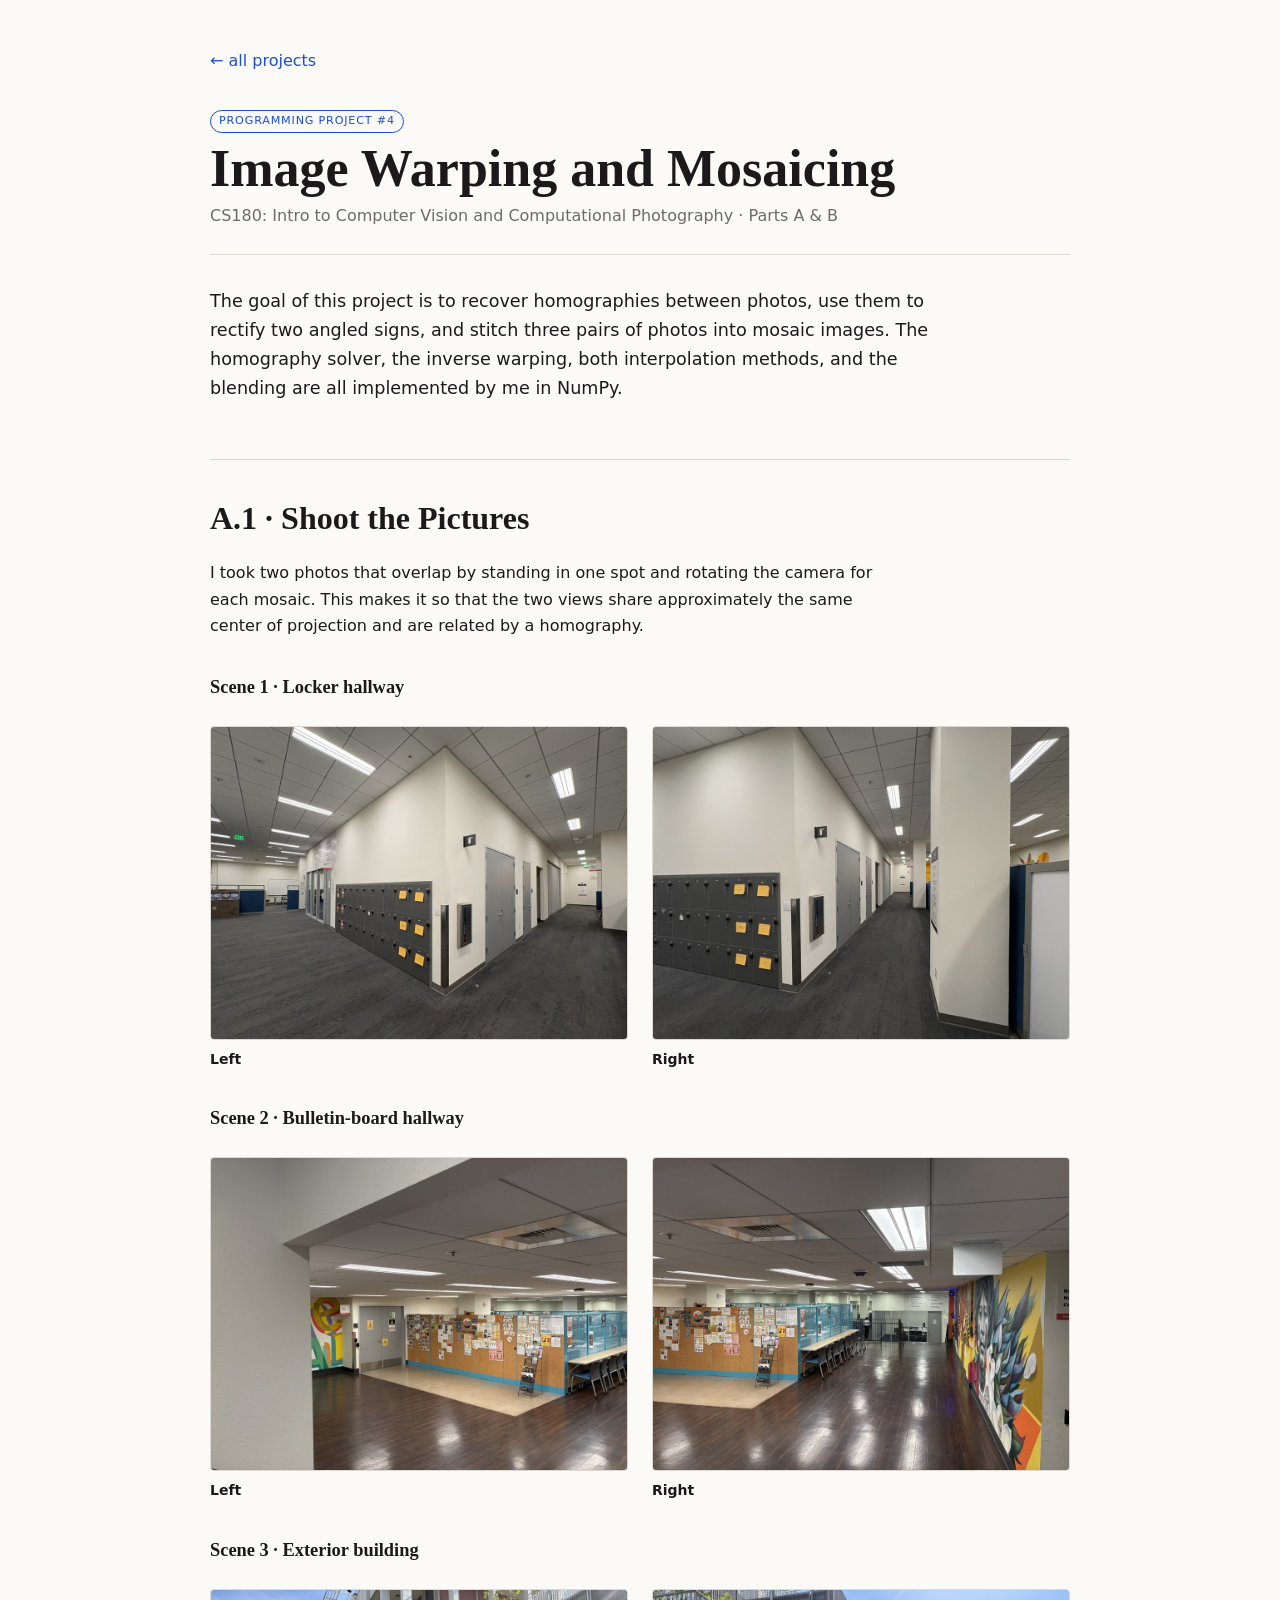
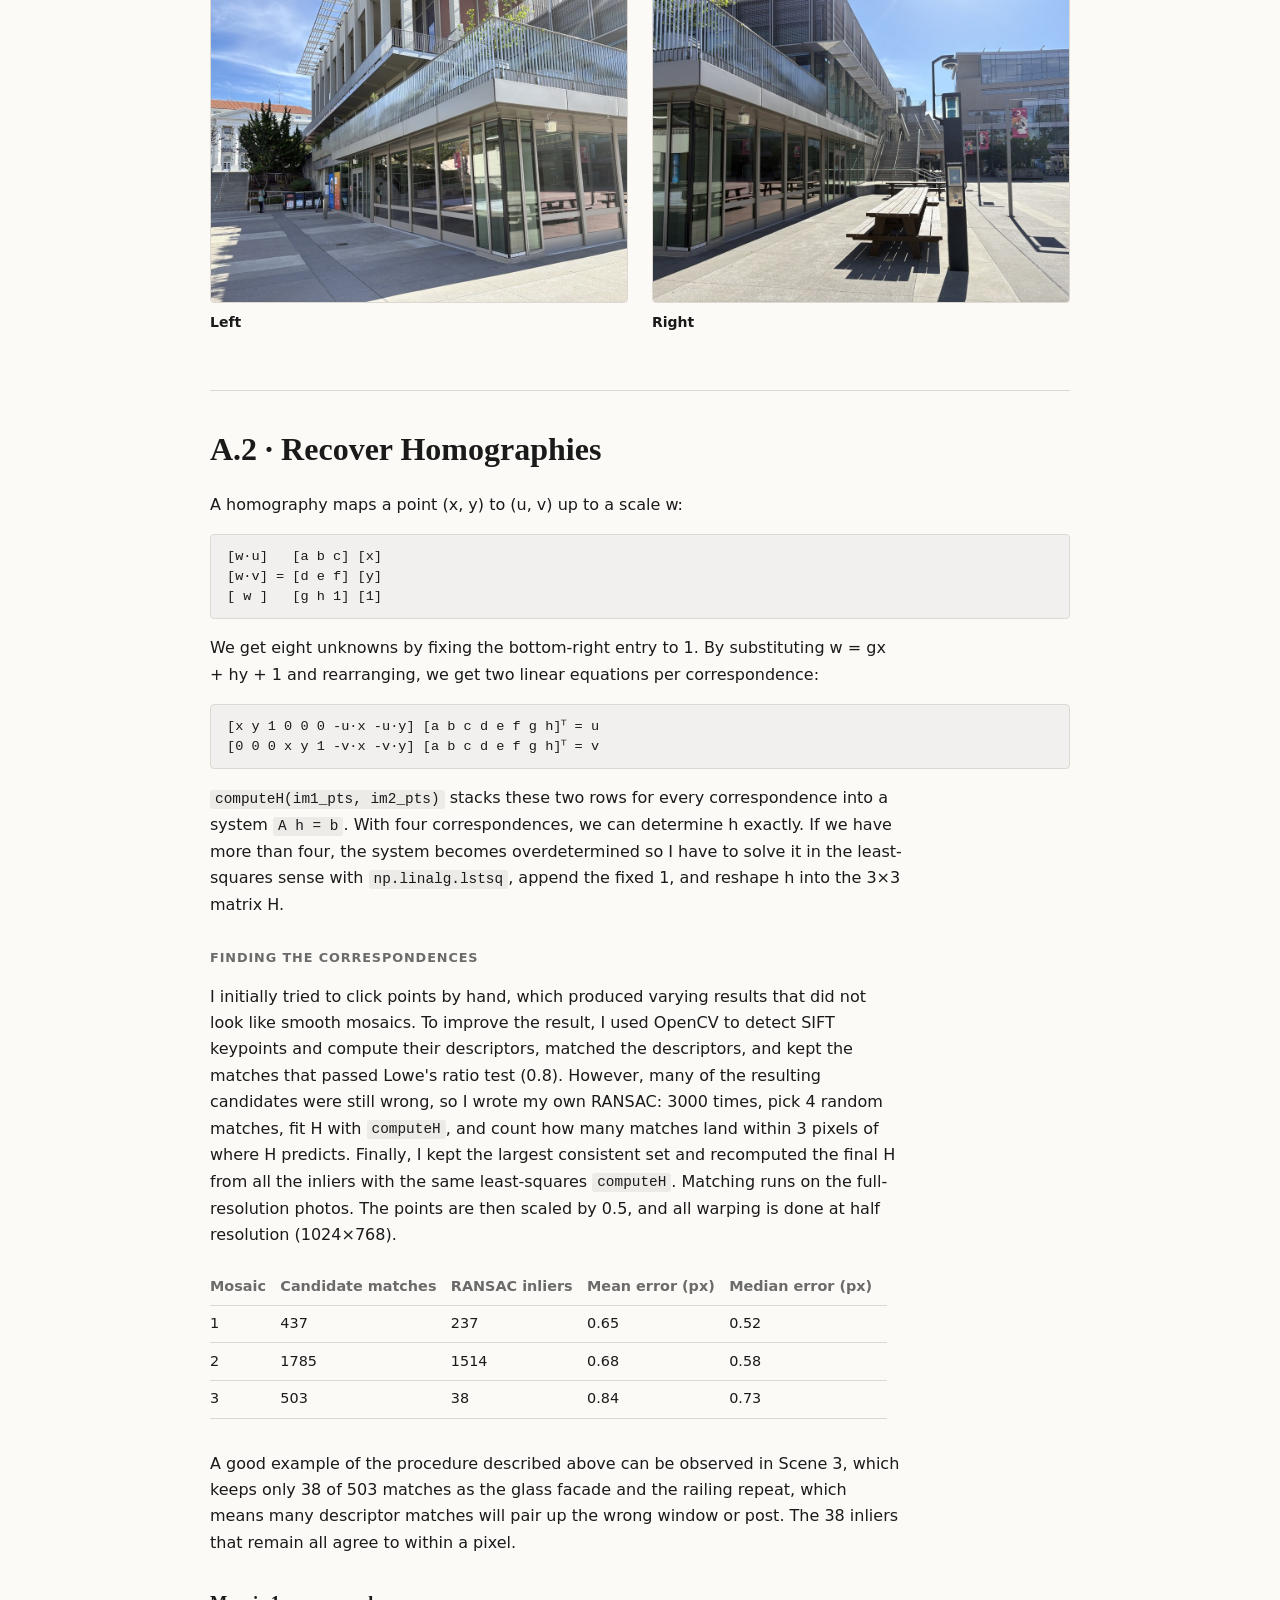
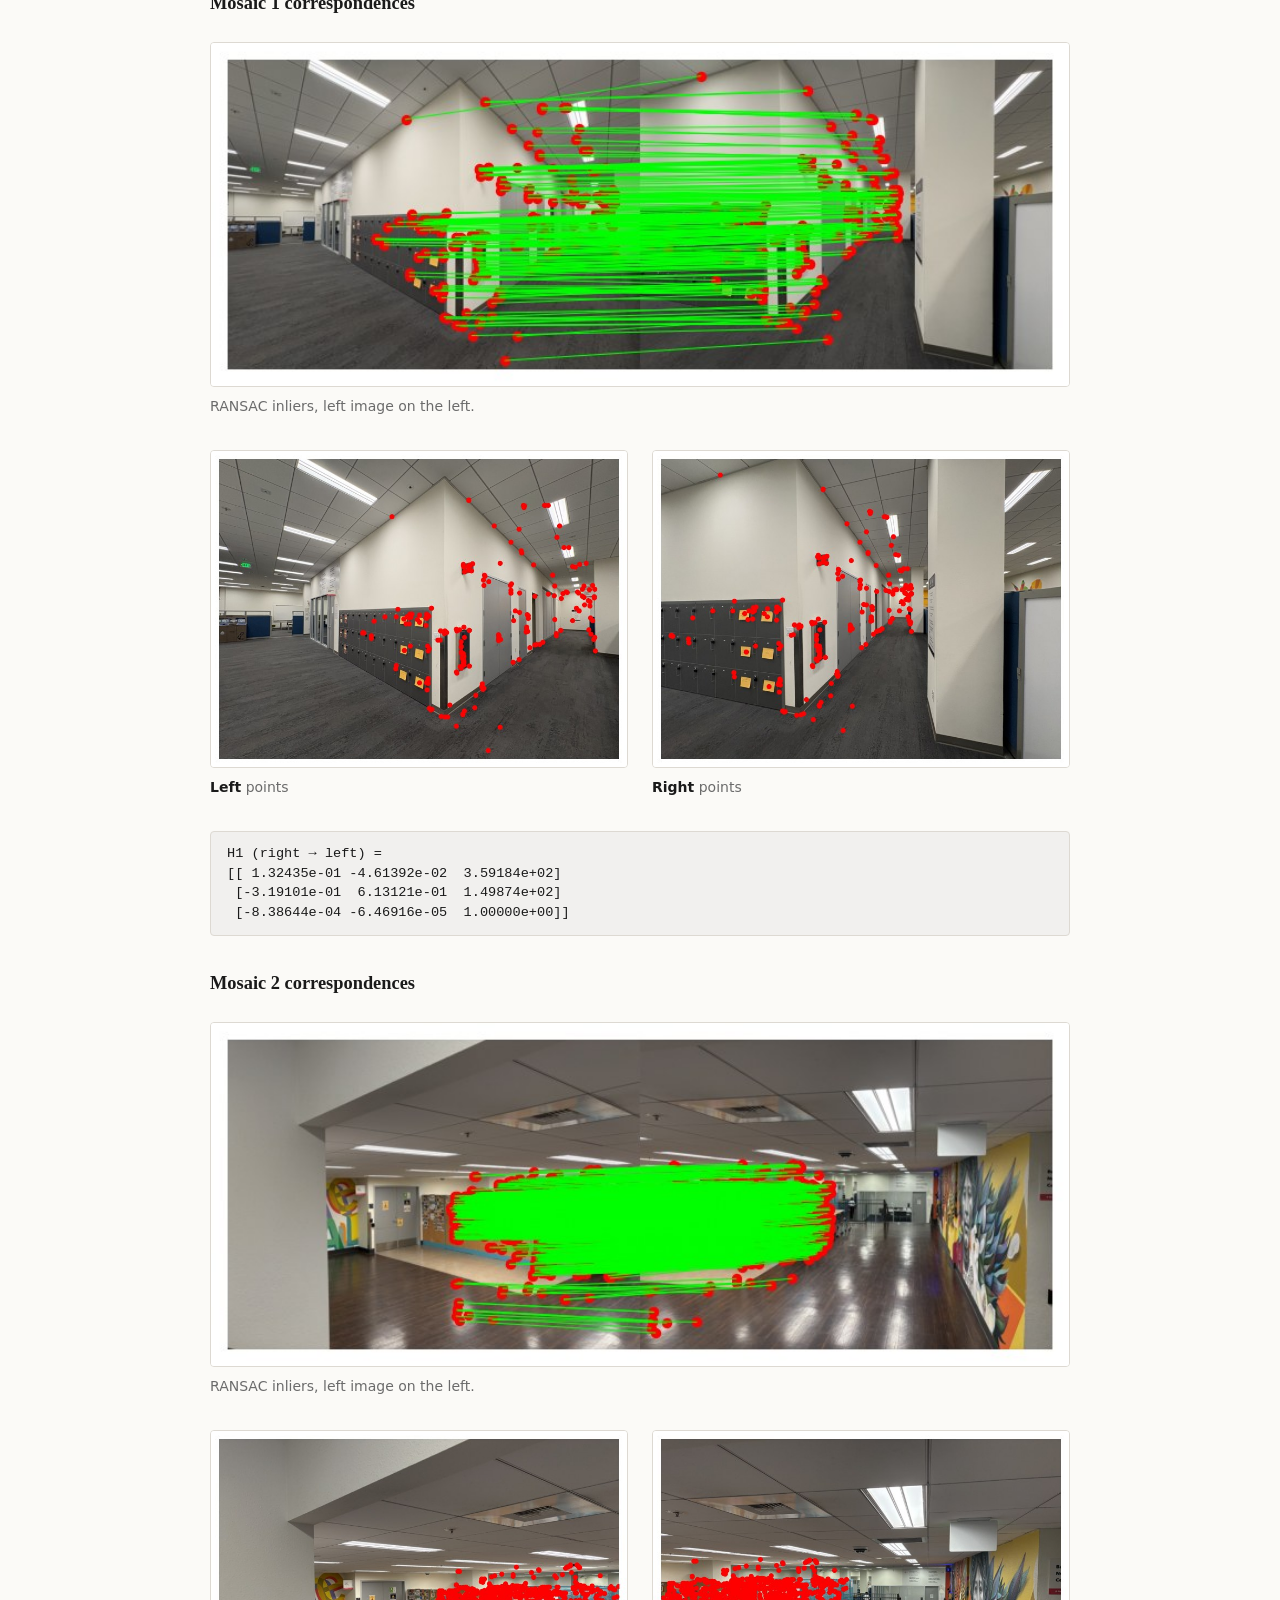
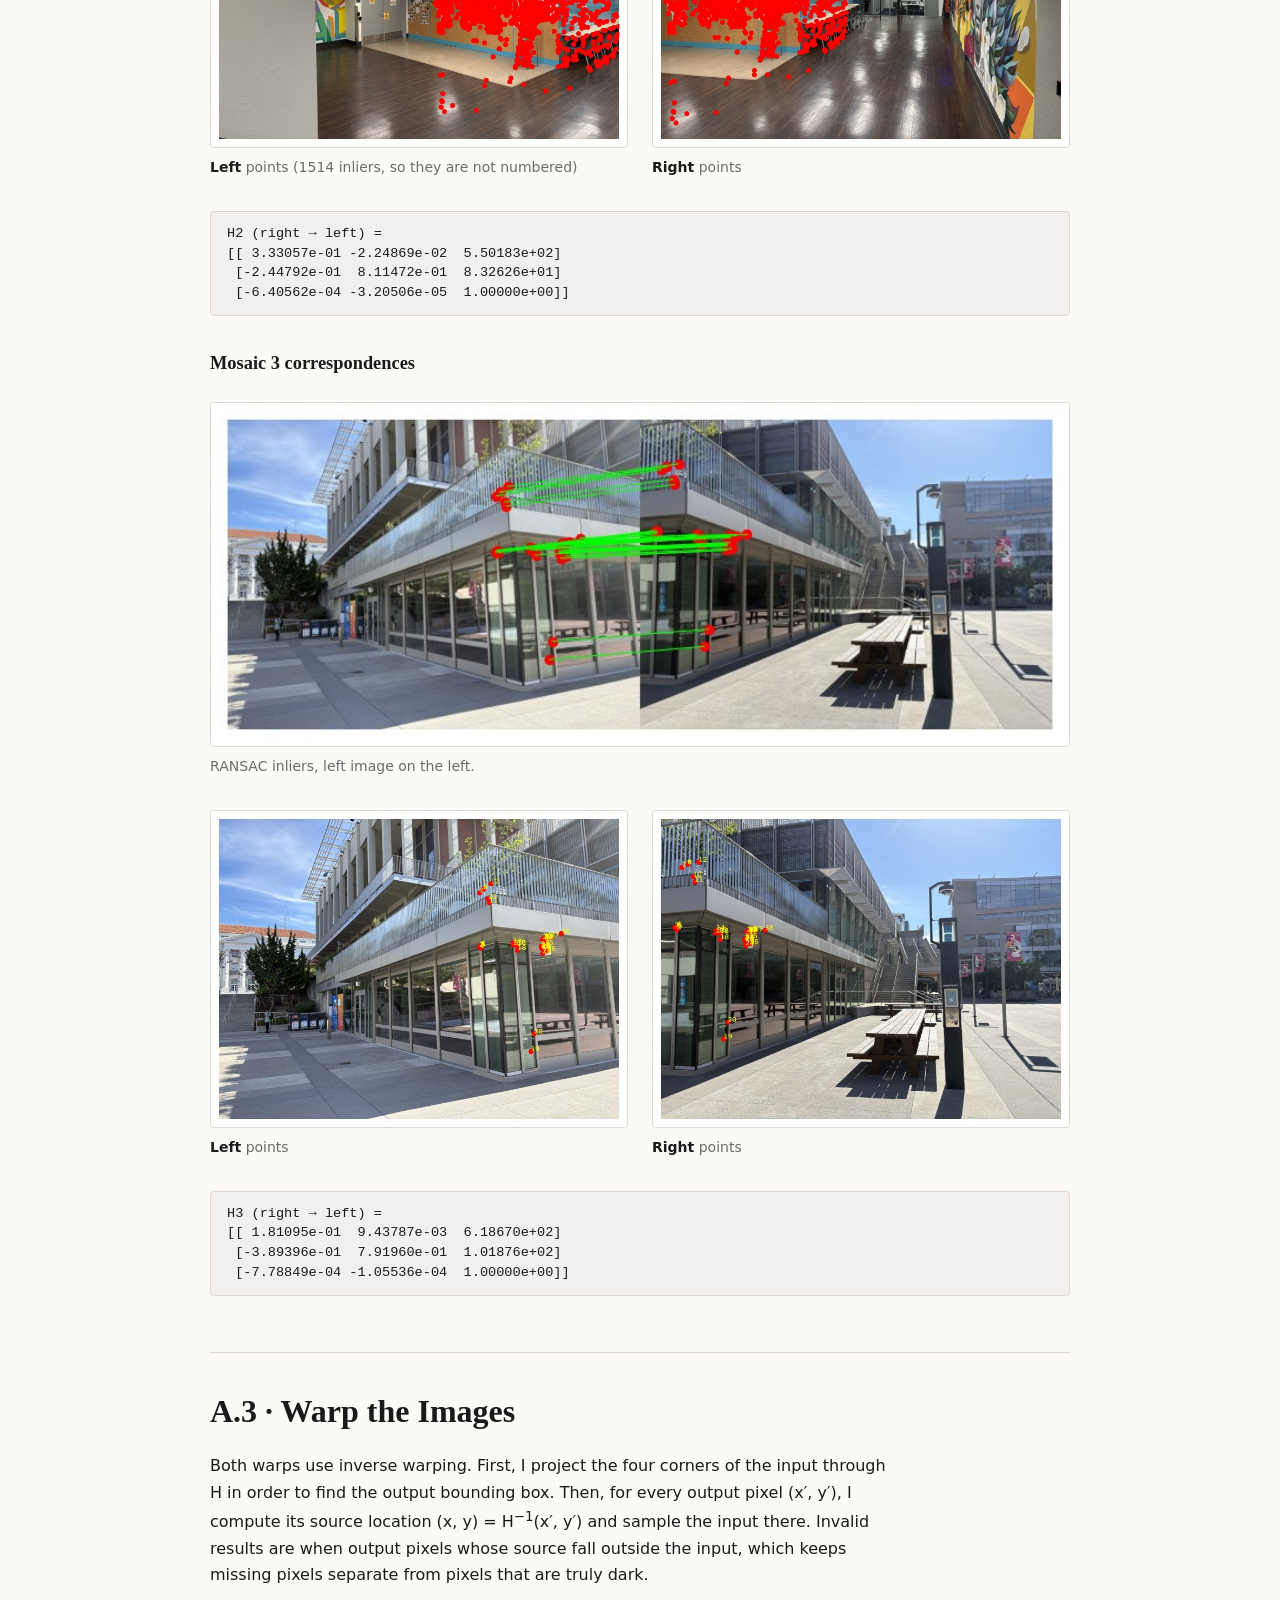
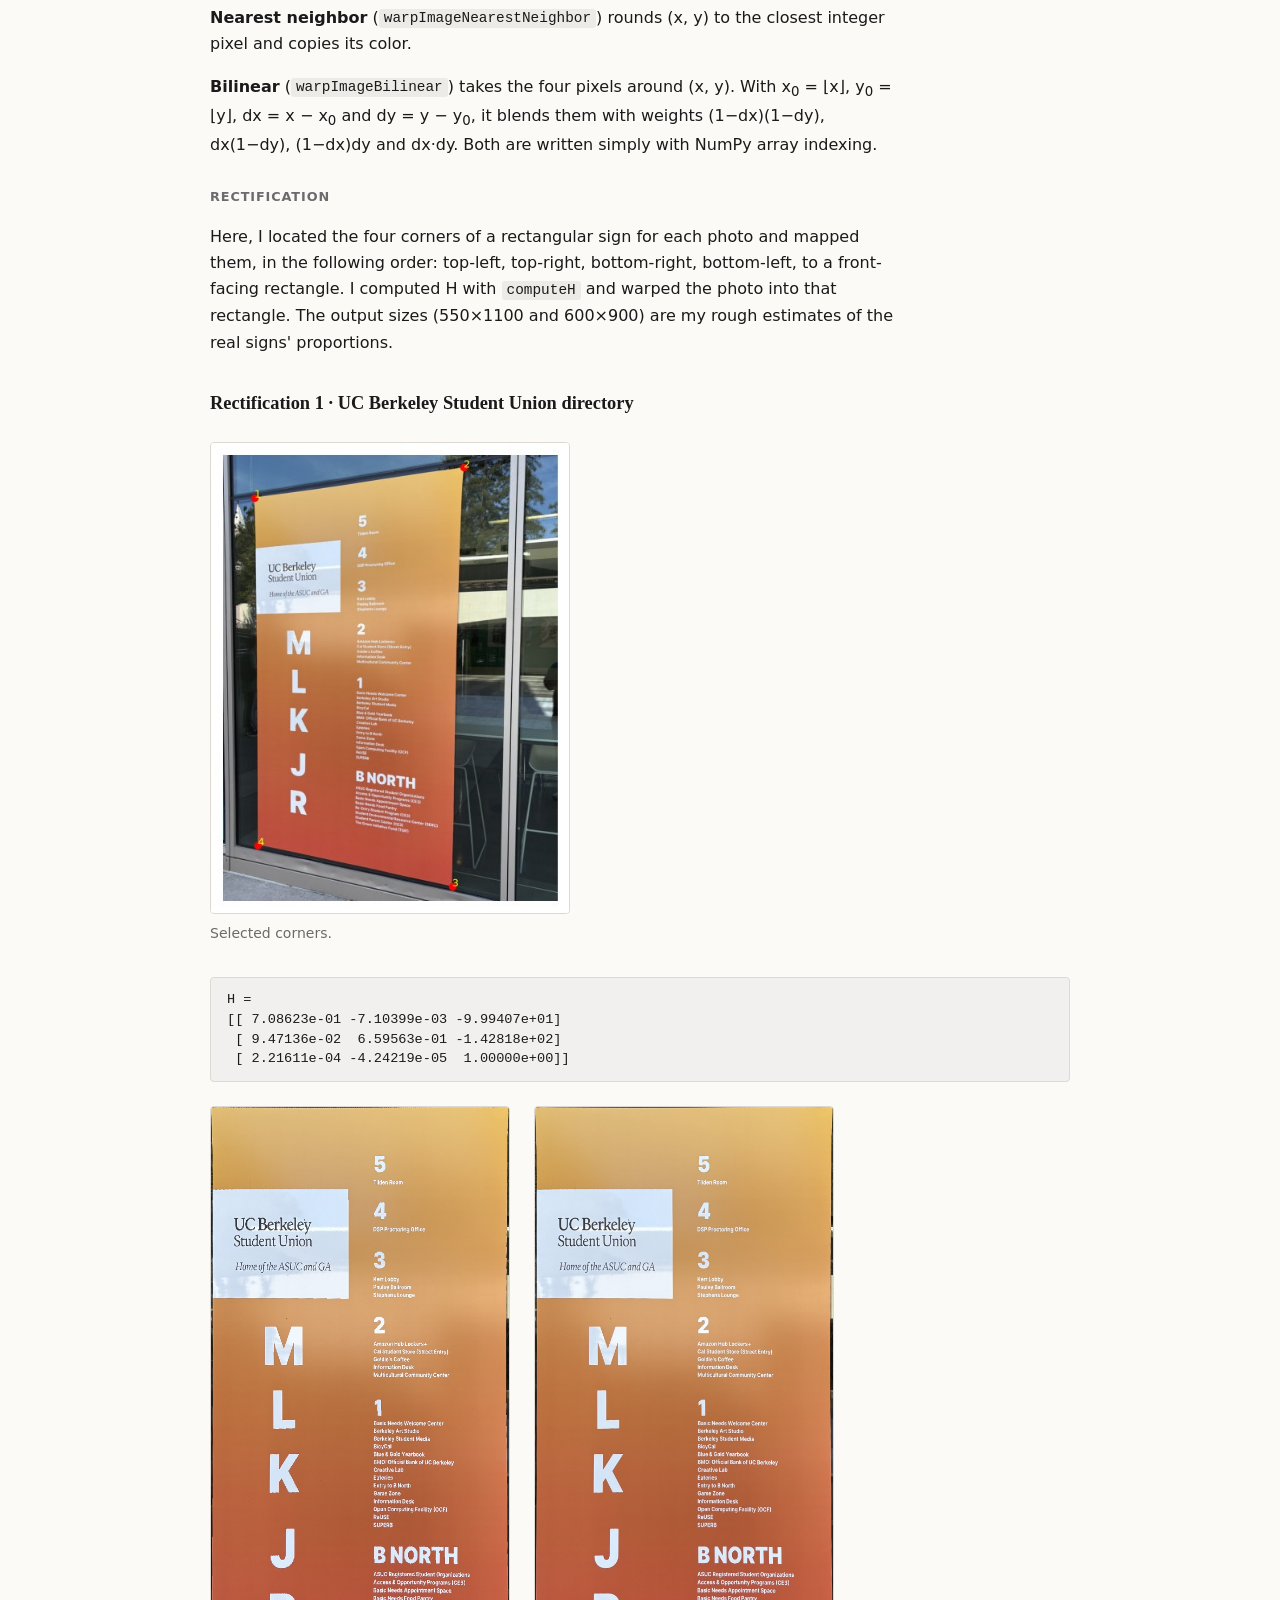
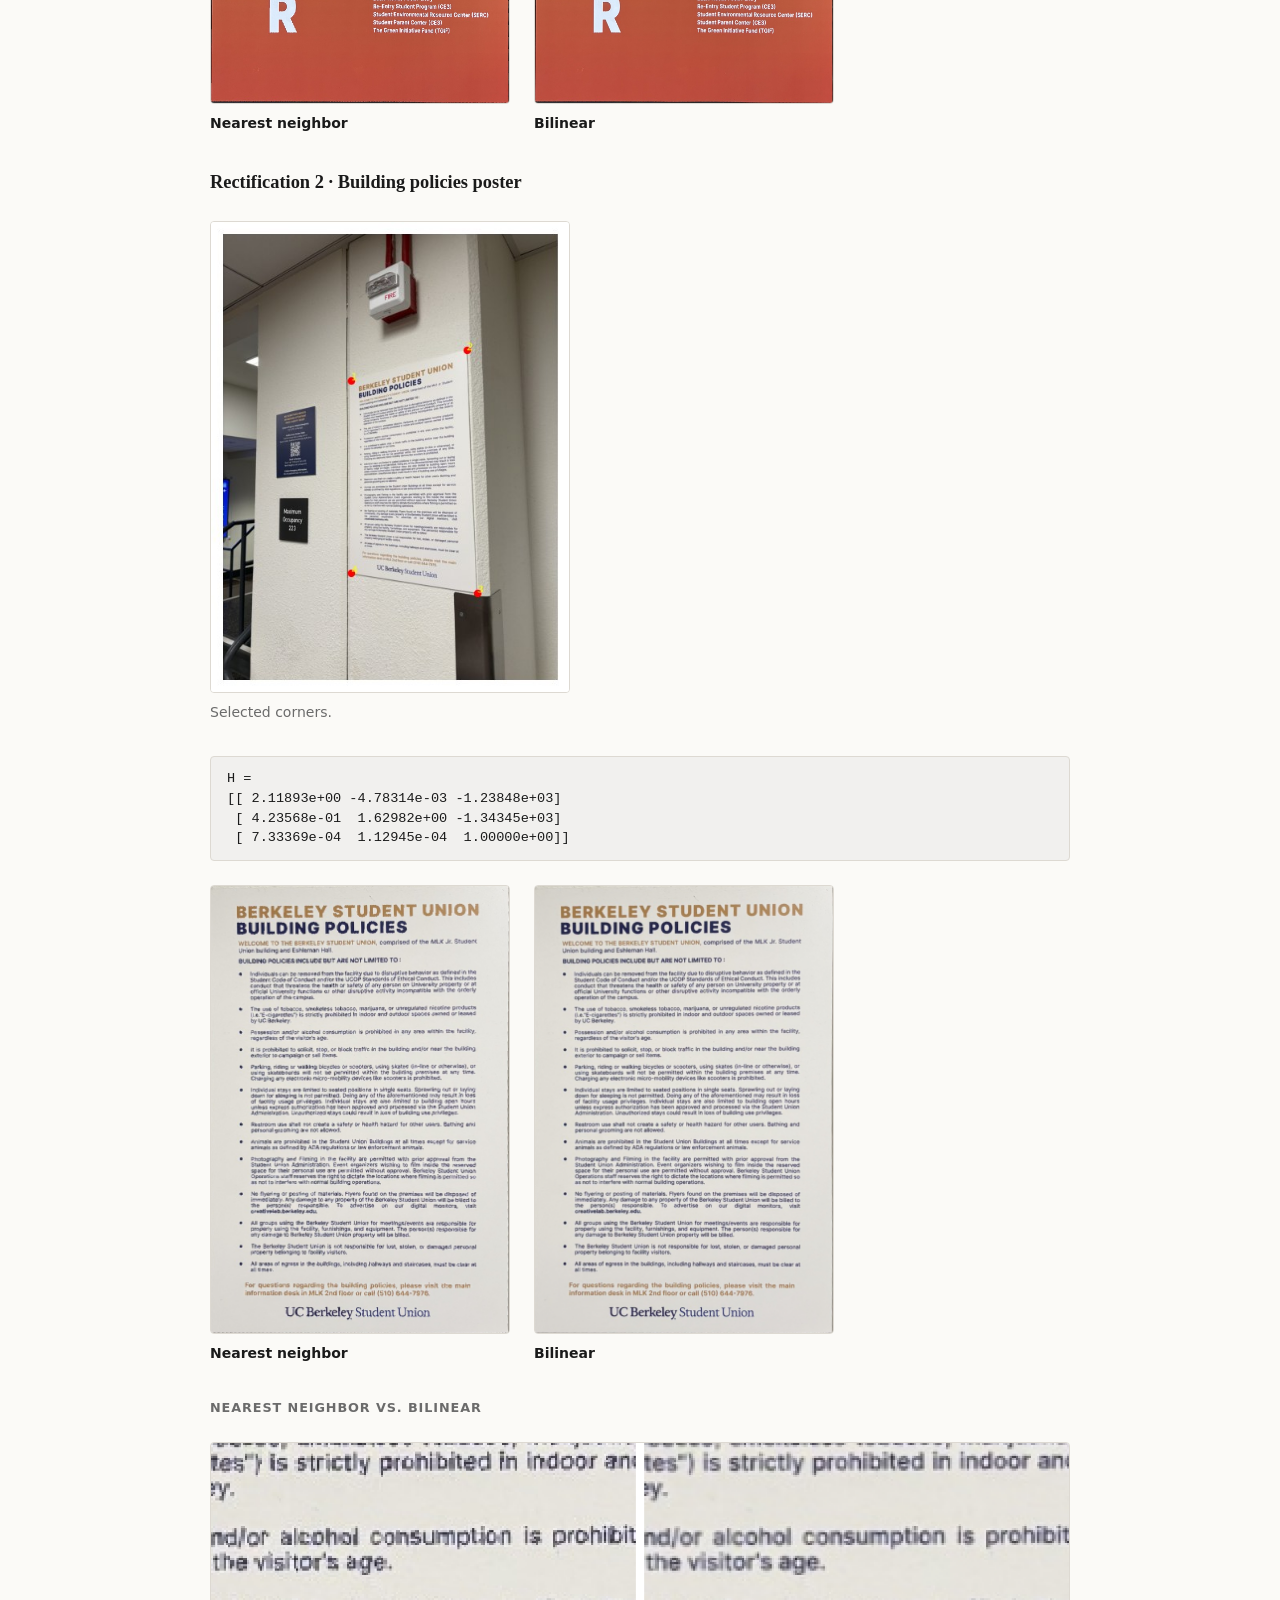
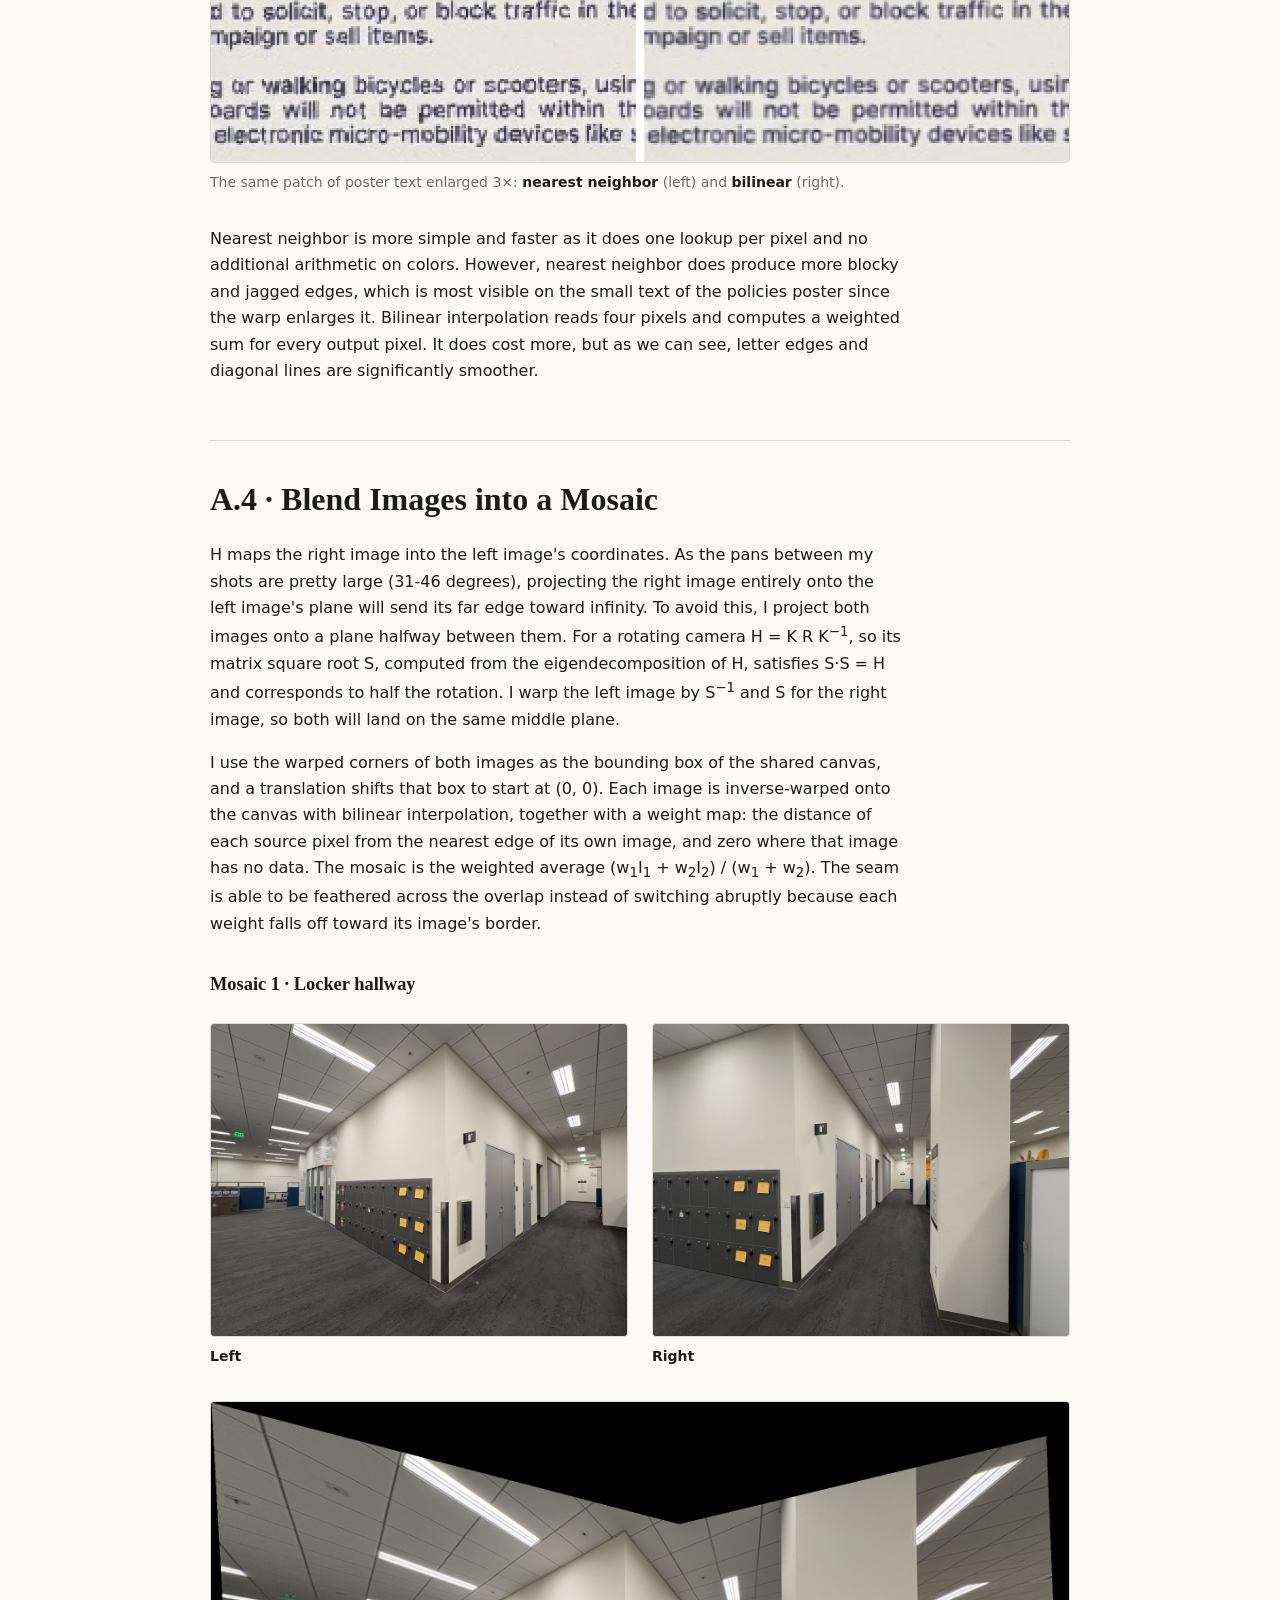
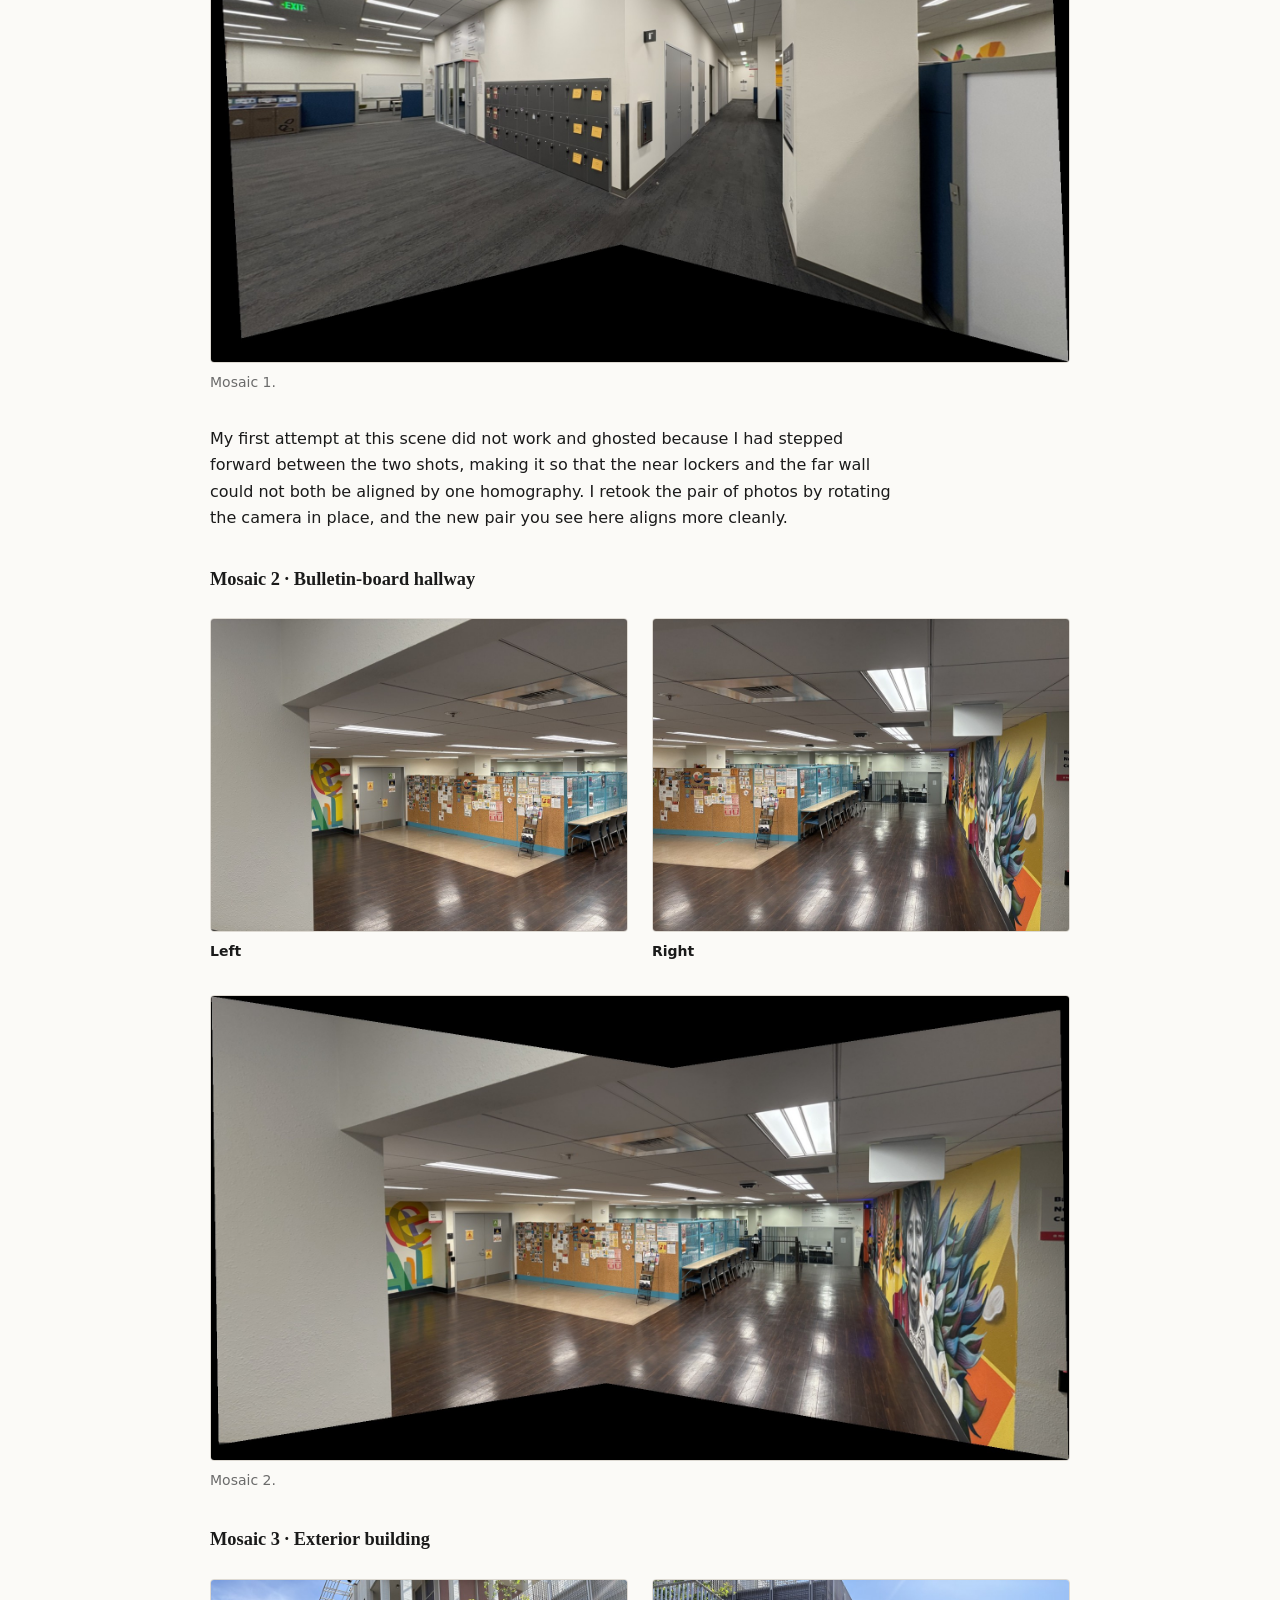
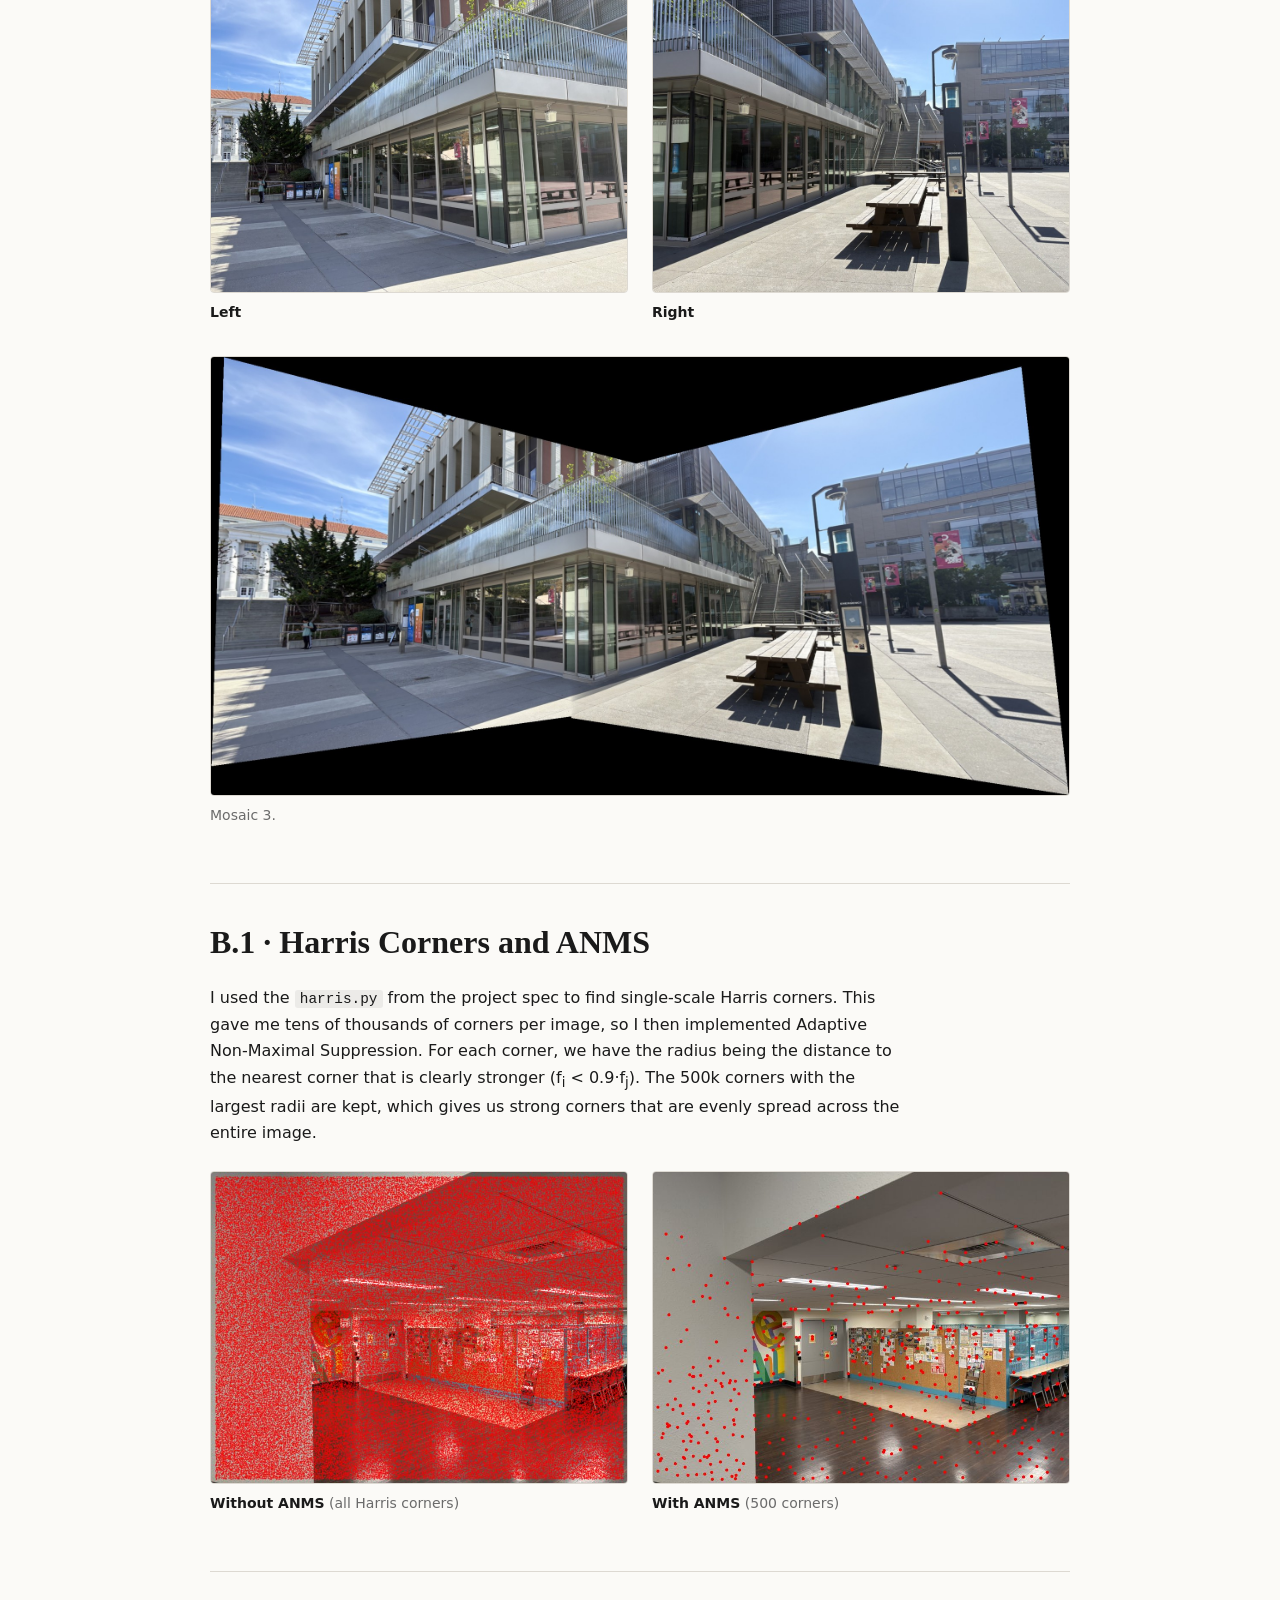
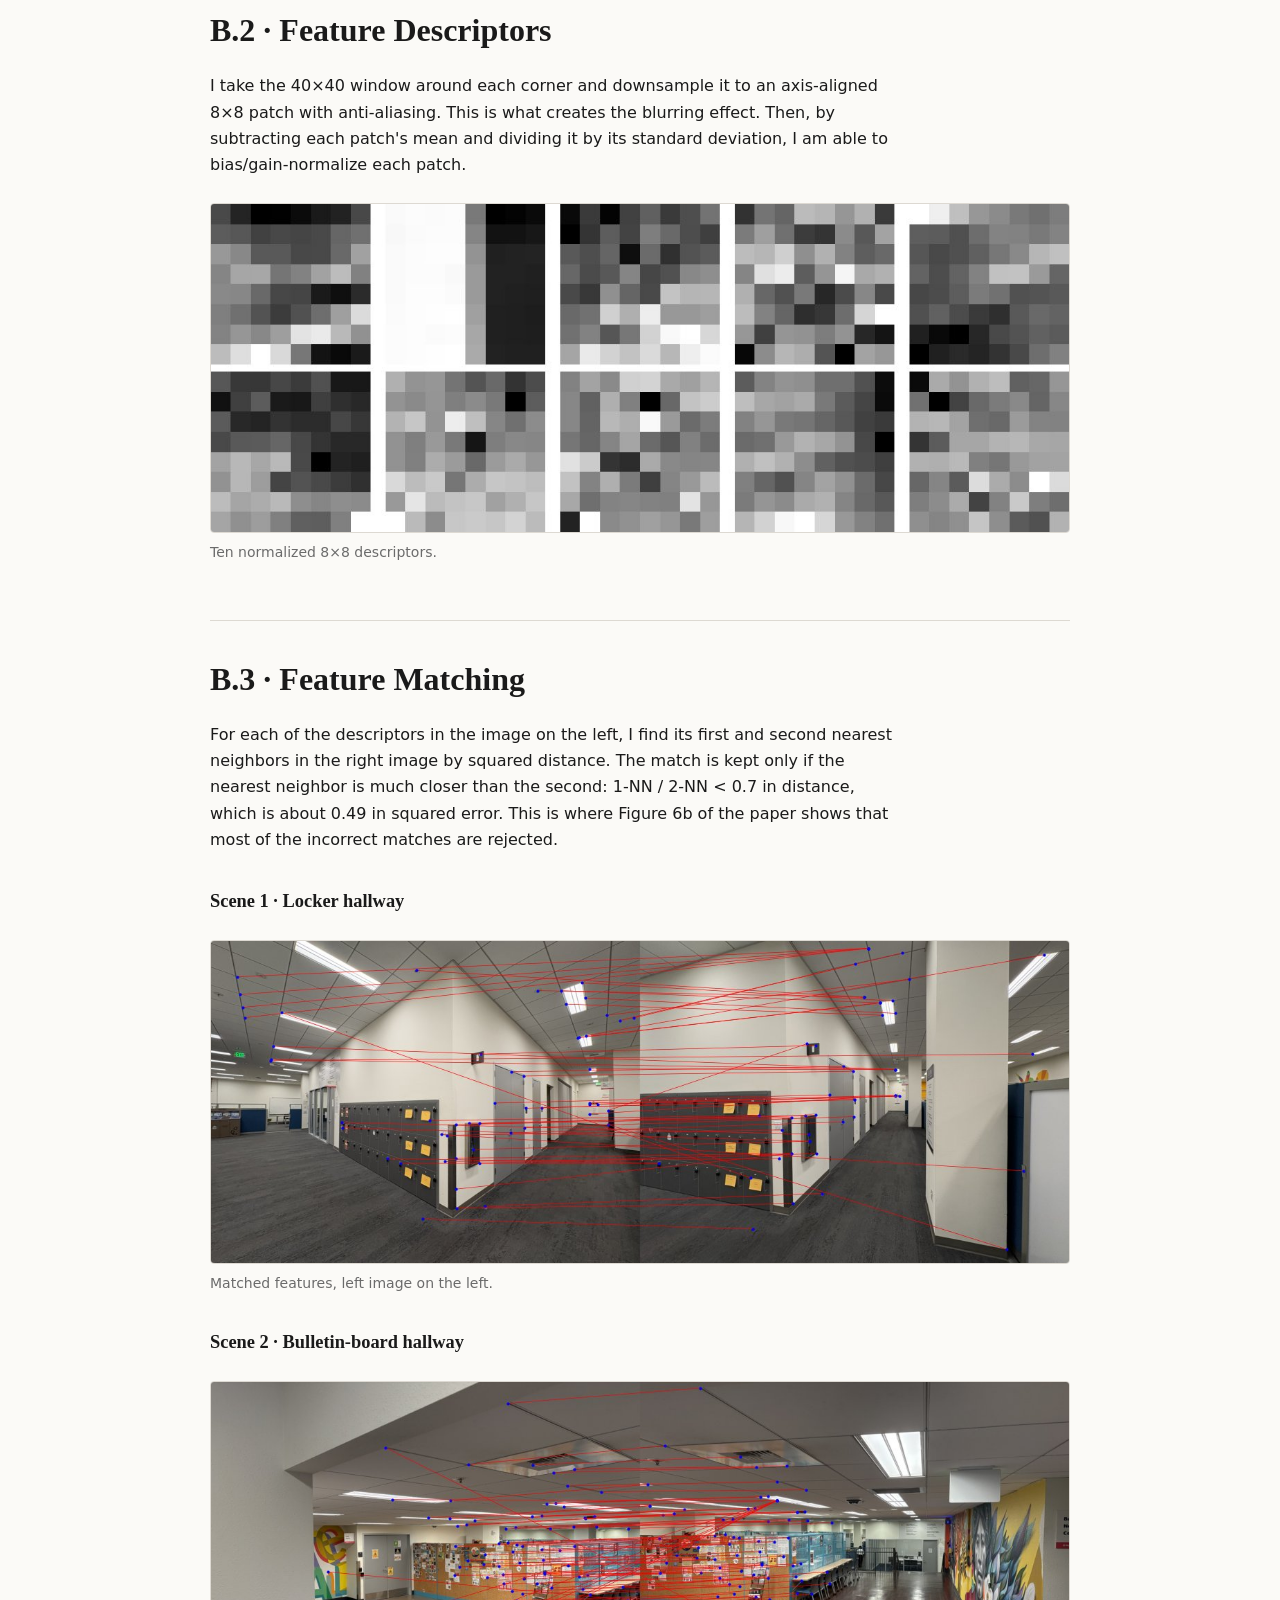
<file: proj4/index.html>
<!DOCTYPE html>
<html lang="en">
<head>
  <meta charset="utf-8">
  <meta name="viewport" content="width=device-width, initial-scale=1">
  <title>Project 4: Image Warping and Mosaicing · CS180</title>
  <meta name="description" content="CS180 Project 4: recovering homographies, rectifying images with inverse warping, blending photo mosaics, and automatically stitching them with Harris corners, MOPS descriptors, and RANSAC.">
  <link rel="stylesheet" href="../style.css">
  <style>
    code {
      font-family: ui-monospace, "SF Mono", Menlo, Consolas, monospace;
      font-size: .9em;
    }
    p code, li code {
      background: rgba(127, 127, 127, .12);
      padding: .1em .35em;
      border-radius: 3px;
    }
    pre {
      font-family: ui-monospace, "SF Mono", Menlo, Consolas, monospace;
      font-size: .85rem;
      background: rgba(127, 127, 127, .08);
      border: 1px solid var(--line);
      border-radius: 4px;
      padding: .75rem 1rem;
      overflow-x: auto;
      line-height: 1.45;
    }

    .shot { margin: 1.5rem 0 2rem; }
    .shot img {
      border: 1px solid var(--line);
      border-radius: 4px;
      width: 100%;
    }
    .shot.narrow { max-width: 360px; }
    figure a { display: block; }

    h3 {
      font-family: var(--serif);
      font-size: 1.15rem;
      margin: 2rem 0 .5rem;
    }
    h4 {
      font-family: var(--sans);
      font-size: .8rem;
      letter-spacing: .07em;
      text-transform: uppercase;
      color: var(--muted);
      margin: 1.75rem 0 .5rem;
    }

    .part {
      font-size: 2rem;
      border-top: 1px solid var(--line);
      padding-top: 2rem;
      margin-top: 3.5rem;
    }
    .pair.rect { grid-template-columns: repeat(auto-fit, minmax(200px, 300px)); }

    table {
      border-collapse: collapse;
      font-size: .9rem;
      margin: 1.25rem 0 2rem;
    }
    th, td {
      border-bottom: 1px solid var(--line);
      padding: .4rem .9rem .4rem 0;
      text-align: left;
    }
    th { color: var(--muted); font-weight: 600; }
    td.num { font-variant-numeric: tabular-nums; }

    @media print {
      body { max-width: none; padding: 0; background: #fff; color: #000; }
      .back { display: none; }
      figure, .pair, pre, table { break-inside: avoid; }
      h2, h3, h4 { break-after: avoid; }
      a { color: inherit; text-decoration: none; }
      .part { break-before: page; }
      #a-1 { break-before: auto; }
    }
  </style>
</head>
<body>
  <a class="back" href="../">&larr; all projects</a>

  <header>
    <p class="tag">Programming Project #4</p>
    <h1>Image Warping and Mosaicing</h1>
    <p class="sub">CS180: Intro to Computer Vision and Computational Photography &middot; Parts A &amp; B</p>
  </header>

  <main>
    <p class="lede">The goal of this project is to recover homographies between photos, use them to rectify two angled signs, and stitch three pairs of photos into mosaic images. The homography solver, the inverse warping, both interpolation methods, and the blending are all implemented by me in NumPy.</p>


    <h2 class="part" id="a-1">A.1 &middot; Shoot the Pictures</h2>
    <p>I took two photos that overlap by standing in one spot and rotating the camera for each mosaic. This makes it so that the two views share approximately the same center of projection and are related by a homography.</p>

    <h3>Scene 1 &middot; Locker hallway</h3>
    <div class="pair">
      <figure><a href="media/scene1_left.jpg"><img src="media/scene1_left.jpg" alt="Locker wall with an extinguisher cabinet and doors along a hallway" width="1000" height="750" loading="lazy"></a><figcaption><b>Left</b></figcaption></figure>
      <figure><a href="media/scene1_right.jpg"><img src="media/scene1_right.jpg" alt="The same hallway turned to the right, with a pillar and directory sign" width="1000" height="750" loading="lazy"></a><figcaption><b>Right</b></figcaption></figure>
    </div>

    <h3>Scene 2 &middot; Bulletin-board hallway</h3>
    <div class="pair">
      <figure><a href="media/scene2_left.jpg"><img src="media/scene2_left.jpg" alt="Open room with cork bulletin boards and a doorway on the left" width="1000" height="750" loading="lazy"></a><figcaption><b>Left</b></figcaption></figure>
      <figure><a href="media/scene2_right.jpg"><img src="media/scene2_right.jpg" alt="The same room turned to the right, showing a large mural" width="1000" height="750" loading="lazy"></a><figcaption><b>Right</b></figcaption></figure>
    </div>

    <h3>Scene 3 &middot; Exterior building</h3>
    <div class="pair">
      <figure><a href="media/scene3_left.jpg"><img src="media/scene3_left.jpg" alt="Corner of a glass-fronted building with balconies" width="1000" height="750" loading="lazy"></a><figcaption><b>Left</b></figcaption></figure>
      <figure><a href="media/scene3_right.jpg"><img src="media/scene3_right.jpg" alt="The building facade continuing right, with picnic tables and a plaza" width="1000" height="750" loading="lazy"></a><figcaption><b>Right</b></figcaption></figure>
    </div>


    <h2 class="part" id="a-2">A.2 &middot; Recover Homographies</h2>
    <p>A homography maps a point (x, y) to (u, v) up to a scale w:</p>
<pre>
[w&middot;u]   [a b c] [x]
[w&middot;v] = [d e f] [y]
[ w ]   [g h 1] [1]
</pre>
    <p>We get eight unknowns by fixing the bottom-right entry to 1. By substituting w = gx + hy + 1 and rearranging, we get two linear equations per correspondence:</p>
<pre>
[x y 1 0 0 0 -u&middot;x -u&middot;y] [a b c d e f g h]&#7488; = u
[0 0 0 x y 1 -v&middot;x -v&middot;y] [a b c d e f g h]&#7488; = v
</pre>
    <p><code>computeH(im1_pts, im2_pts)</code> stacks these two rows for every correspondence into a system <code>A h = b</code>. With four correspondences, we can determine h exactly. If we have more than four, the system becomes overdetermined so I have to solve it in the least-squares sense with <code>np.linalg.lstsq</code>, append the fixed 1, and reshape h into the 3&times;3 matrix H.</p>

    <h4>Finding the correspondences</h4>
    <p>I initially tried to click points by hand, which produced varying results that did not look like smooth mosaics. To improve the result, I used OpenCV to detect SIFT keypoints and compute their descriptors, matched the descriptors, and kept the matches that passed Lowe's ratio test (0.8). However, many of the resulting candidates were still wrong, so I wrote my own RANSAC: 3000 times, pick 4 random matches, fit H with <code>computeH</code>, and count how many matches land within 3 pixels of where H predicts. Finally, I kept the largest consistent set and recomputed the final H from all the inliers with the same least-squares <code>computeH</code>. Matching runs on the full-resolution photos. The points are then scaled by 0.5, and all warping is done at half resolution (1024&times;768).</p>

    <table>
      <thead>
        <tr><th>Mosaic</th><th>Candidate matches</th><th>RANSAC inliers</th><th>Mean error (px)</th><th>Median error (px)</th></tr>
      </thead>
      <tbody>
        <tr><td>1</td><td class="num">437</td><td class="num">237</td><td class="num">0.65</td><td class="num">0.52</td></tr>
        <tr><td>2</td><td class="num">1785</td><td class="num">1514</td><td class="num">0.68</td><td class="num">0.58</td></tr>
        <tr><td>3</td><td class="num">503</td><td class="num">38</td><td class="num">0.84</td><td class="num">0.73</td></tr>
      </tbody>
    </table>
    <p>A good example of the procedure described above can be observed in Scene 3, which keeps only 38 of 503 matches as the glass facade and the railing repeat, which means many descriptor matches will pair up the wrong window or post. The 38 inliers that remain all agree to within a pixel.</p>

    <h3>Mosaic 1 correspondences</h3>
    <figure class="shot">
      <a href="media/mosaic1_matches.jpg"><img src="media/mosaic1_matches.jpg" alt="Lines connecting matched points between the two locker hallway photos" width="774" height="309" loading="lazy"></a>
      <figcaption>RANSAC inliers, left image on the left.</figcaption>
    </figure>
    <div class="pair">
      <figure><a href="media/mosaic1_left_points.jpg"><img src="media/mosaic1_left_points.jpg" alt="Numbered inlier points on the left locker photo" width="769" height="584" loading="lazy"></a><figcaption><b>Left</b> points</figcaption></figure>
      <figure><a href="media/mosaic1_right_points.jpg"><img src="media/mosaic1_right_points.jpg" alt="Numbered inlier points on the right locker photo" width="769" height="584" loading="lazy"></a><figcaption><b>Right</b> points</figcaption></figure>
    </div>
<pre>
H1 (right &rarr; left) =
[[ 1.32435e-01 -4.61392e-02  3.59184e+02]
 [-3.19101e-01  6.13121e-01  1.49874e+02]
 [-8.38644e-04 -6.46916e-05  1.00000e+00]]
</pre>

    <h3>Mosaic 2 correspondences</h3>
    <figure class="shot">
      <a href="media/mosaic2_matches.jpg"><img src="media/mosaic2_matches.jpg" alt="Lines connecting matched points between the two bulletin-board photos" width="774" height="309" loading="lazy"></a>
      <figcaption>RANSAC inliers, left image on the left.</figcaption>
    </figure>
    <div class="pair">
      <figure><a href="media/mosaic2_left_points.jpg"><img src="media/mosaic2_left_points.jpg" alt="Inlier points on the left bulletin-board photo" width="769" height="584" loading="lazy"></a><figcaption><b>Left</b> points (1514 inliers, so they are not numbered)</figcaption></figure>
      <figure><a href="media/mosaic2_right_points.jpg"><img src="media/mosaic2_right_points.jpg" alt="Inlier points on the right bulletin-board photo" width="769" height="584" loading="lazy"></a><figcaption><b>Right</b> points</figcaption></figure>
    </div>
<pre>
H2 (right &rarr; left) =
[[ 3.33057e-01 -2.24869e-02  5.50183e+02]
 [-2.44792e-01  8.11472e-01  8.32626e+01]
 [-6.40562e-04 -3.20506e-05  1.00000e+00]]
</pre>

    <h3>Mosaic 3 correspondences</h3>
    <figure class="shot">
      <a href="media/mosaic3_matches.jpg"><img src="media/mosaic3_matches.jpg" alt="Lines connecting matched points between the two building photos" width="774" height="309" loading="lazy"></a>
      <figcaption>RANSAC inliers, left image on the left.</figcaption>
    </figure>
    <div class="pair">
      <figure><a href="media/mosaic3_left_points.jpg"><img src="media/mosaic3_left_points.jpg" alt="Numbered inlier points on the left building photo" width="769" height="584" loading="lazy"></a><figcaption><b>Left</b> points</figcaption></figure>
      <figure><a href="media/mosaic3_right_points.jpg"><img src="media/mosaic3_right_points.jpg" alt="Numbered inlier points on the right building photo" width="769" height="584" loading="lazy"></a><figcaption><b>Right</b> points</figcaption></figure>
    </div>
<pre>
H3 (right &rarr; left) =
[[ 1.81095e-01  9.43787e-03  6.18670e+02]
 [-3.89396e-01  7.91960e-01  1.01876e+02]
 [-7.78849e-04 -1.05536e-04  1.00000e+00]]
</pre>


    <h2 class="part" id="a-3">A.3 &middot; Warp the Images</h2>
    <p>Both warps use inverse warping. First, I project the four corners of the input through H in order to find the output bounding box. Then, for every output pixel (x&prime;, y&prime;), I compute its source location (x, y) = H<sup>&minus;1</sup>(x&prime;, y&prime;) and sample the input there. Invalid results are when output pixels whose source fall outside the input, which keeps missing pixels separate from pixels that are truly dark.</p>
    <p><b>Nearest neighbor</b> (<code>warpImageNearestNeighbor</code>) rounds (x, y) to the closest integer pixel and copies its color.</p>
    <p><b>Bilinear</b> (<code>warpImageBilinear</code>) takes the four pixels around (x, y). With x<sub>0</sub> = &lfloor;x&rfloor;, y<sub>0</sub> = &lfloor;y&rfloor;, dx = x &minus; x<sub>0</sub> and dy = y &minus; y<sub>0</sub>, it blends them with weights (1&minus;dx)(1&minus;dy), dx(1&minus;dy), (1&minus;dx)dy and dx&middot;dy. Both are written simply with NumPy array indexing.</p>

    <h4>Rectification</h4>
    <p>Here, I located the four corners of a rectangular sign for each photo and mapped them, in the following order: top-left, top-right, bottom-right, bottom-left, to a front-facing rectangle. I computed H with <code>computeH</code> and warped the photo into that rectangle. The output sizes (550&times;1100 and 600&times;900) are my rough estimates of the real signs' proportions.</p>

    <h3>Rectification 1 &middot; UC Berkeley Student Union directory</h3>
    <figure class="shot narrow">
      <a href="media/rect1_points.jpg"><img src="media/rect1_points.jpg" alt="Directory sign photographed at an angle, with its four corners marked" width="445" height="584" loading="lazy"></a>
      <figcaption>Selected corners.</figcaption>
    </figure>
<pre>
H =
[[ 7.08623e-01 -7.10399e-03 -9.99407e+01]
 [ 9.47136e-02  6.59563e-01 -1.42818e+02]
 [ 2.21611e-04 -4.24219e-05  1.00000e+00]]
</pre>
    <div class="pair rect">
      <figure><a href="media/rect1_nn.png"><img src="media/rect1_nn.png" alt="Rectified directory sign, nearest neighbor" width="550" height="1100" loading="lazy"></a><figcaption><b>Nearest neighbor</b></figcaption></figure>
      <figure><a href="media/rect1_bilinear.png"><img src="media/rect1_bilinear.png" alt="Rectified directory sign, bilinear" width="550" height="1100" loading="lazy"></a><figcaption><b>Bilinear</b></figcaption></figure>
    </div>

    <h3>Rectification 2 &middot; Building policies poster</h3>
    <figure class="shot narrow">
      <a href="media/rect2_points.jpg"><img src="media/rect2_points.jpg" alt="Policies poster photographed at an angle, with its four corners marked" width="445" height="584" loading="lazy"></a>
      <figcaption>Selected corners.</figcaption>
    </figure>
<pre>
H =
[[ 2.11893e+00 -4.78314e-03 -1.23848e+03]
 [ 4.23568e-01  1.62982e+00 -1.34345e+03]
 [ 7.33369e-04  1.12945e-04  1.00000e+00]]
</pre>
    <div class="pair rect">
      <figure><a href="media/rect2_nn.png"><img src="media/rect2_nn.png" alt="Rectified policies poster, nearest neighbor" width="600" height="900" loading="lazy"></a><figcaption><b>Nearest neighbor</b></figcaption></figure>
      <figure><a href="media/rect2_bilinear.png"><img src="media/rect2_bilinear.png" alt="Rectified policies poster, bilinear" width="600" height="900" loading="lazy"></a><figcaption><b>Bilinear</b></figcaption></figure>
    </div>

    <h4>Nearest neighbor vs. bilinear</h4>
    <figure class="shot">
      <a href="media/rect2_zoom.png"><img src="media/rect2_zoom.png" alt="Enlarged crop of poster text: nearest neighbor on the left with jagged letters, bilinear on the right with smooth letters" width="1212" height="450" loading="lazy"></a>
      <figcaption>The same patch of poster text enlarged 3&times;: <b>nearest neighbor</b> (left) and <b>bilinear</b> (right).</figcaption>
    </figure>
    <p>Nearest neighbor is more simple and faster as it does one lookup per pixel and no additional arithmetic on colors. However, nearest neighbor does produce more blocky and jagged edges, which is most visible on the small text of the policies poster since the warp enlarges it. Bilinear interpolation reads four pixels and computes a weighted sum for every output pixel. It does cost more, but as we can see, letter edges and diagonal lines are significantly smoother.</p>


    <h2 class="part" id="a-4">A.4 &middot; Blend Images into a Mosaic</h2>
    <p>H maps the right image into the left image's coordinates. As the pans between my shots are pretty large (31-46 degrees), projecting the right image entirely onto the left image's plane will send its far edge toward infinity. To avoid this, I project both images onto a plane halfway between them. For a rotating camera H = K R K<sup>&minus;1</sup>, so its matrix square root S, computed from the eigendecomposition of H, satisfies S&middot;S = H and corresponds to half the rotation. I warp the left image by S<sup>&minus;1</sup> and S for the right image, so both will land on the same middle plane.</p>
    <p>I use the warped corners of both images as the bounding box of the shared canvas, and a translation shifts that box to start at (0, 0). Each image is inverse-warped onto the canvas with bilinear interpolation, together with a weight map: the distance of each source pixel from the nearest edge of its own image, and zero where that image has no data. The mosaic is the weighted average (w<sub>1</sub>I<sub>1</sub> + w<sub>2</sub>I<sub>2</sub>) / (w<sub>1</sub> + w<sub>2</sub>). The seam is able to be feathered across the overlap instead of switching abruptly because each weight falls off toward its image's border.</p>

    <h3>Mosaic 1 &middot; Locker hallway</h3>
    <div class="pair">
      <figure><img src="media/scene1_left.jpg" alt="Scene 1 left source photo" width="1000" height="750" loading="lazy"><figcaption><b>Left</b></figcaption></figure>
      <figure><img src="media/scene1_right.jpg" alt="Scene 1 right source photo" width="1000" height="750" loading="lazy"><figcaption><b>Right</b></figcaption></figure>
    </div>
    <figure class="shot">
      <a href="media/mosaic1_mosaic.jpg"><img src="media/mosaic1_mosaic.jpg" alt="Stitched panorama of the locker wall and the hallway" width="1932" height="1262" loading="lazy"></a>
      <figcaption>Mosaic 1.</figcaption>
    </figure>
    <p>My first attempt at this scene did not work and ghosted because I had stepped forward between the two shots, making it so that the near lockers and the far wall could not both be aligned by one homography. I retook the pair of photos by rotating the camera in place, and the new pair you see here aligns more cleanly.</p>

    <h3>Mosaic 2 &middot; Bulletin-board hallway</h3>
    <div class="pair">
      <figure><img src="media/scene2_left.jpg" alt="Scene 2 left source photo" width="1000" height="750" loading="lazy"><figcaption><b>Left</b></figcaption></figure>
      <figure><img src="media/scene2_right.jpg" alt="Scene 2 right source photo" width="1000" height="750" loading="lazy"><figcaption><b>Right</b></figcaption></figure>
    </div>
    <figure class="shot">
      <a href="media/mosaic2_mosaic.jpg"><img src="media/mosaic2_mosaic.jpg" alt="Stitched panorama of the bulletin boards and the mural" width="1982" height="1072" loading="lazy"></a>
      <figcaption>Mosaic 2.</figcaption>
    </figure>

    <h3>Mosaic 3 &middot; Exterior building</h3>
    <div class="pair">
      <figure><img src="media/scene3_left.jpg" alt="Scene 3 left source photo" width="1000" height="750" loading="lazy"><figcaption><b>Left</b></figcaption></figure>
      <figure><img src="media/scene3_right.jpg" alt="Scene 3 right source photo" width="1000" height="750" loading="lazy"><figcaption><b>Right</b></figcaption></figure>
    </div>
    <figure class="shot">
      <a href="media/mosaic3_mosaic.jpg"><img src="media/mosaic3_mosaic.jpg" alt="Stitched panorama of the building corner and the plaza" width="2000" height="1022" loading="lazy"></a>
      <figcaption>Mosaic 3.</figcaption>
    </figure>


    <h2 class="part" id="b-1">B.1 &middot; Harris Corners and ANMS</h2>
    <p>I used the <code>harris.py</code> from the project spec to find single-scale Harris corners. This gave me tens of thousands of corners per image, so I then implemented Adaptive Non-Maximal Suppression. For each corner, we have the radius being the distance to the nearest corner that is clearly stronger (f<sub>i</sub> &lt; 0.9&middot;f<sub>j</sub>). The 500k corners with the largest radii are kept, which gives us strong corners that are evenly spread across the entire image.</p>
    <div class="pair">
      <figure><a href="media/b_scene2_harris_corners.jpg"><img src="media/b_scene2_harris_corners.jpg" alt="Bulletin-board photo covered in thousands of red Harris corners" width="719" height="539" loading="lazy"></a><figcaption><b>Without ANMS</b> (all Harris corners)</figcaption></figure>
      <figure><a href="media/b_scene2_anms_corners.jpg"><img src="media/b_scene2_anms_corners.jpg" alt="Bulletin-board photo with 500 evenly spread corners after ANMS" width="719" height="539" loading="lazy"></a><figcaption><b>With ANMS</b> (500 corners)</figcaption></figure>
    </div>


    <h2 class="part" id="b-2">B.2 &middot; Feature Descriptors</h2>
    <p>I take the 40&times;40 window around each corner and downsample it to an axis-aligned 8&times;8 patch with anti-aliasing. This is what creates the blurring effect. Then, by subtracting each patch's mean and dividing it by its standard deviation, I am able to bias/gain-normalize each patch.</p>
    <figure class="shot">
      <a href="media/b_scene2_descriptors.jpg"><img src="media/b_scene2_descriptors.jpg" alt="Ten normalized 8 by 8 grayscale descriptor patches" width="968" height="370" loading="lazy"></a>
      <figcaption>Ten normalized 8&times;8 descriptors.</figcaption>
    </figure>


    <h2 class="part" id="b-3">B.3 &middot; Feature Matching</h2>
    <p>For each of the descriptors in the image on the left, I find its first and second nearest neighbors in the right image by squared distance. The match is kept only if the nearest neighbor is much closer than the second: 1-NN / 2-NN &lt; 0.7 in distance, which is about 0.49 in squared error. This is where Figure 6b of the paper shows that most of the incorrect matches are rejected.</p>

    <h3>Scene 1 &middot; Locker hallway</h3>
    <figure class="shot">
      <a href="media/b_scene1_feature_matches.jpg"><img src="media/b_scene1_feature_matches.jpg" alt="Left and right photos of the locker hallway with red lines joining matched features" width="1240" height="465" loading="lazy"></a>
      <figcaption>Matched features, left image on the left.</figcaption>
    </figure>

    <h3>Scene 2 &middot; Bulletin-board hallway</h3>
    <figure class="shot">
      <a href="media/b_scene2_feature_matches.jpg"><img src="media/b_scene2_feature_matches.jpg" alt="Left and right photos of the bulletin-board room with red lines joining matched features" width="1240" height="465" loading="lazy"></a>
      <figcaption>Matched features, left image on the left.</figcaption>
    </figure>

    <h3>Scene 3 &middot; Exterior building</h3>
    <figure class="shot">
      <a href="media/b_scene3_feature_matches.jpg"><img src="media/b_scene3_feature_matches.jpg" alt="Left and right photos of the building and plaza with red lines joining matched features" width="1240" height="465" loading="lazy"></a>
      <figcaption>Matched features, left image on the left.</figcaption>
    </figure>


    <h2 class="part" id="b-4">B.4 &middot; RANSAC and Automatic Mosaics</h2>
    <p>For this part, I implemented 4-point RANSAC. This was run for 2000 iterations, and for each of those iterations, I picked 4 random matches, computed a homography from them, and counted the inliers, which are matches that land within 3 pixels of their partner. The largest inlier set was kept and I recomputed H from all of those inliers with least squares. Then, using my Part A mosaic code, I pass this new H in, so the warping and blending results are the same as 4A. The Part A mosaics are shown next to the automatic Part B ones below.</p>

    <h3>Mosaic 1 &middot; Locker hallway</h3>
    <figure class="shot">
      <a href="media/b_scene1_ransac_matches.jpg"><img src="media/b_scene1_ransac_matches.jpg" alt="Left and right photos of the locker hallway with green lines joining the RANSAC inliers" width="1240" height="465" loading="lazy"></a>
      <figcaption>RANSAC inliers.</figcaption>
    </figure>
    <div class="pair">
      <figure><a href="media/mosaic1_mosaic.jpg"><img src="media/mosaic1_mosaic.jpg" alt="Part A mosaic of the locker hallway" width="1932" height="1262" loading="lazy"></a><figcaption><b>Part A</b></figcaption></figure>
      <figure><a href="media/b_scene1_auto_mosaic.jpg"><img src="media/b_scene1_auto_mosaic.jpg" alt="Automatic Part B mosaic of the locker hallway" width="1945" height="1271" loading="lazy"></a><figcaption><b>Part B</b> (automatic)</figcaption></figure>
    </div>

    <h3>Mosaic 2 &middot; Bulletin-board hallway</h3>
    <figure class="shot">
      <a href="media/b_scene2_ransac_matches.jpg"><img src="media/b_scene2_ransac_matches.jpg" alt="Left and right photos of the bulletin-board room with green lines joining the RANSAC inliers" width="1240" height="465" loading="lazy"></a>
      <figcaption>RANSAC inliers.</figcaption>
    </figure>
    <div class="pair">
      <figure><a href="media/mosaic2_mosaic.jpg"><img src="media/mosaic2_mosaic.jpg" alt="Part A mosaic of the bulletin-board room" width="1982" height="1072" loading="lazy"></a><figcaption><b>Part A</b></figcaption></figure>
      <figure><a href="media/b_scene2_auto_mosaic.jpg"><img src="media/b_scene2_auto_mosaic.jpg" alt="Automatic Part B mosaic of the bulletin-board room" width="1983" height="1073" loading="lazy"></a><figcaption><b>Part B</b> (automatic)</figcaption></figure>
    </div>

    <h3>Mosaic 3 &middot; Exterior building</h3>
    <figure class="shot">
      <a href="media/b_scene3_ransac_matches.jpg"><img src="media/b_scene3_ransac_matches.jpg" alt="Left and right photos of the building and plaza with green lines joining the RANSAC inliers" width="1240" height="465" loading="lazy"></a>
      <figcaption>RANSAC inliers.</figcaption>
    </figure>
    <div class="pair">
      <figure><a href="media/mosaic3_mosaic.jpg"><img src="media/mosaic3_mosaic.jpg" alt="Part A mosaic of the building and plaza" width="2000" height="1022" loading="lazy"></a><figcaption><b>Part A</b></figcaption></figure>
      <figure><a href="media/b_scene3_auto_mosaic.jpg"><img src="media/b_scene3_auto_mosaic.jpg" alt="Automatic Part B mosaic of the building and plaza" width="2000" height="1015" loading="lazy"></a><figcaption><b>Part B</b> (automatic)</figcaption></figure>
    </div>

  </main>

  <footer>
    <a href="https://github.com/0308ehub/0308ehub.github.io">Source on GitHub</a>
  </footer>
</body>
</html>
</file>
<file: style.css>
:root {
  --paper: #fbfaf7;
  --ink: #1a1a1a;
  --muted: #6b6b6b;
  --line: #ddd9d2;
  --accent: #1d4ed8;
  --serif: Georgia, "Iowan Old Style", "Times New Roman", serif;
  --sans: -apple-system, "Helvetica Neue", system-ui, sans-serif;
  --wrap: 900px;
}

* { box-sizing: border-box; }

body {
  margin: 0 auto;
  padding: 3rem 1.25rem 4rem;
  max-width: var(--wrap);
  background: var(--paper);
  color: var(--ink);
  font-family: var(--sans);
  font-size: 1rem;
  line-height: 1.65;
}

h1 {
  font-family: var(--serif);
  font-size: clamp(2rem, 1.2rem + 3.5vw, 3.25rem);
  line-height: 1.1;
  margin: 0 0 .4rem;
}

h2 {
  font-family: var(--serif);
  font-size: 1.5rem;
  margin: 2.5rem 0 .5rem;
}

p { max-width: 68ch; }

.sub { color: var(--muted); margin: 0; }

header {
  border-bottom: 1px solid var(--line);
  padding-bottom: 1.5rem;
  margin-bottom: 2rem;
}

a { color: var(--accent); }
a:focus-visible { outline: 2px solid var(--accent); outline-offset: 3px; }

.back {
  display: inline-block;
  margin-bottom: 1.5rem;
  text-decoration: none;
}
.back:hover { text-decoration: underline; }

.grid {
  display: grid;
  grid-template-columns: repeat(auto-fill, minmax(240px, 1fr));
  gap: 1rem;
  margin-top: 1.5rem;
}

.card {
  display: block;
  padding: 1.25rem;
  border: 1px solid var(--line);
  border-radius: 4px;
  text-decoration: none;
  color: inherit;
  transition: border-color .2s ease, transform .2s ease;
}

a.card:hover {
  border-color: var(--accent);
  transform: translateY(-2px);
}

.card .num {
  font-size: .75rem;
  letter-spacing: .08em;
  text-transform: uppercase;
  color: var(--muted);
}

.card h3 {
  font-family: var(--serif);
  margin: .3rem 0;
  font-size: 1.15rem;
}

.card p { font-size: .9rem; color: var(--muted); margin: 0; }

.card.soon {
  opacity: .55;
  border-style: dashed;
}

figure { margin: 1.5rem 0; }
img { max-width: 100%; height: auto; display: block; }
figcaption { font-size: .875rem; color: var(--muted); margin-top: .5rem; }

footer {
  margin-top: 4rem;
  padding-top: 1.5rem;
  border-top: 1px solid var(--line);
  font-size: .875rem;
  color: var(--muted);
}

@media (prefers-reduced-motion: reduce) {
  * { transition: none !important; }
}

@media (prefers-color-scheme: dark) {
  :root {
    --paper: #16161a;
    --ink: #eceae6;
    --muted: #9a9a9a;
    --line: #34343a;
    --accent: #7aa2f7;
  }
}

/* --- project 0 additions --- */
.meta {
  font-size: .875rem;
  color: var(--muted);
  margin: .5rem 0 0;
}

.lede {
  font-size: 1.1rem;
  max-width: 66ch;
}

.pair {
  display: grid;
  grid-template-columns: repeat(auto-fit, minmax(280px, 1fr));
  gap: 1.5rem;
  margin: 1.5rem 0 2rem;
}

.pair figure { margin: 0; }

.pair img {
  border: 1px solid var(--line);
  border-radius: 4px;
}

figcaption b { color: var(--ink); }

.tag {
  display: inline-block;
  font-size: .7rem;
  letter-spacing: .07em;
  text-transform: uppercase;
  color: var(--accent);
  border: 1px solid currentColor;
  border-radius: 999px;
  padding: .1rem .5rem;
  margin-bottom: .4rem;
}

.gif-wrap { max-width: 420px; margin: 1.5rem 0 2rem; }
.gif-wrap img { border: 1px solid var(--line); border-radius: 4px; }

.why {
  border-left: 3px solid var(--accent);
  padding: .25rem 0 .25rem 1rem;
  margin: 1.25rem 0;
}
.why h3 {
  font-family: var(--sans);
  font-size: .8rem;
  letter-spacing: .07em;
  text-transform: uppercase;
  color: var(--muted);
  margin: 0 0 .35rem;
}
.why p { margin: 0; }
</file>
